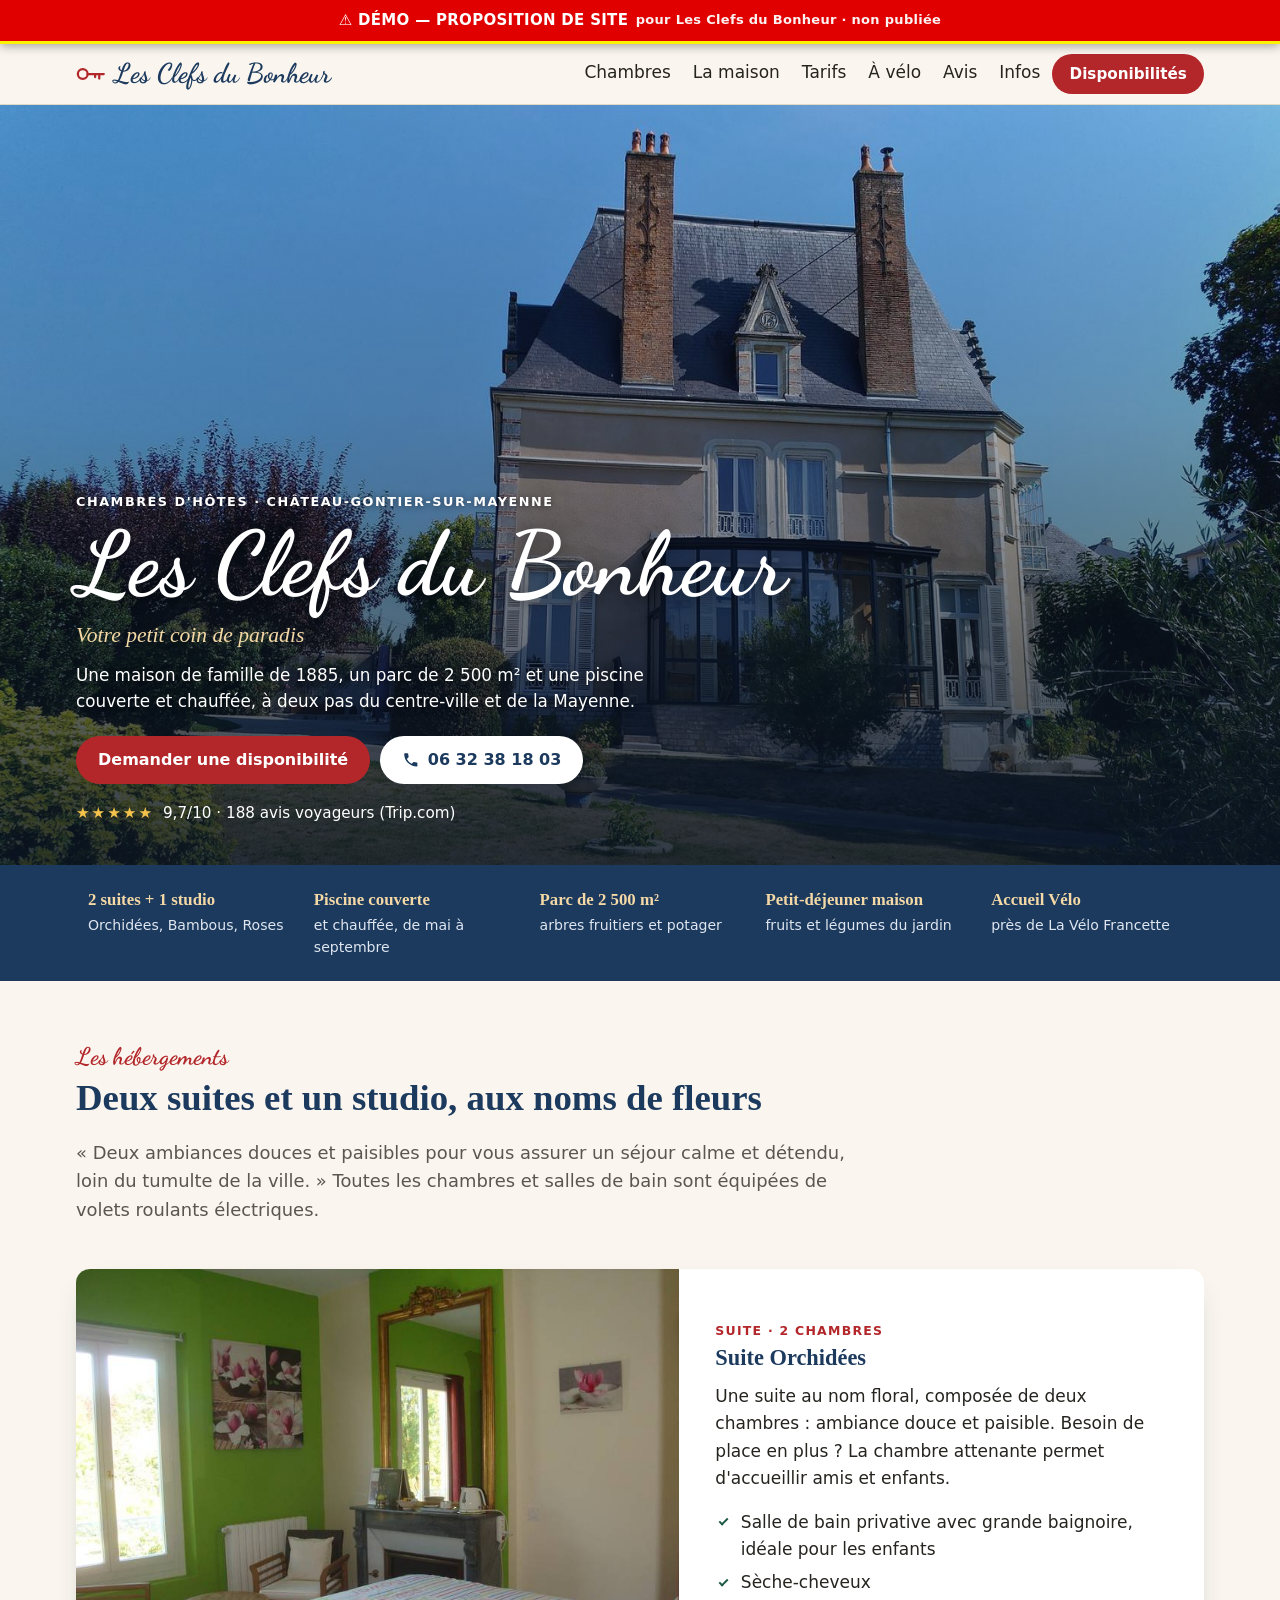
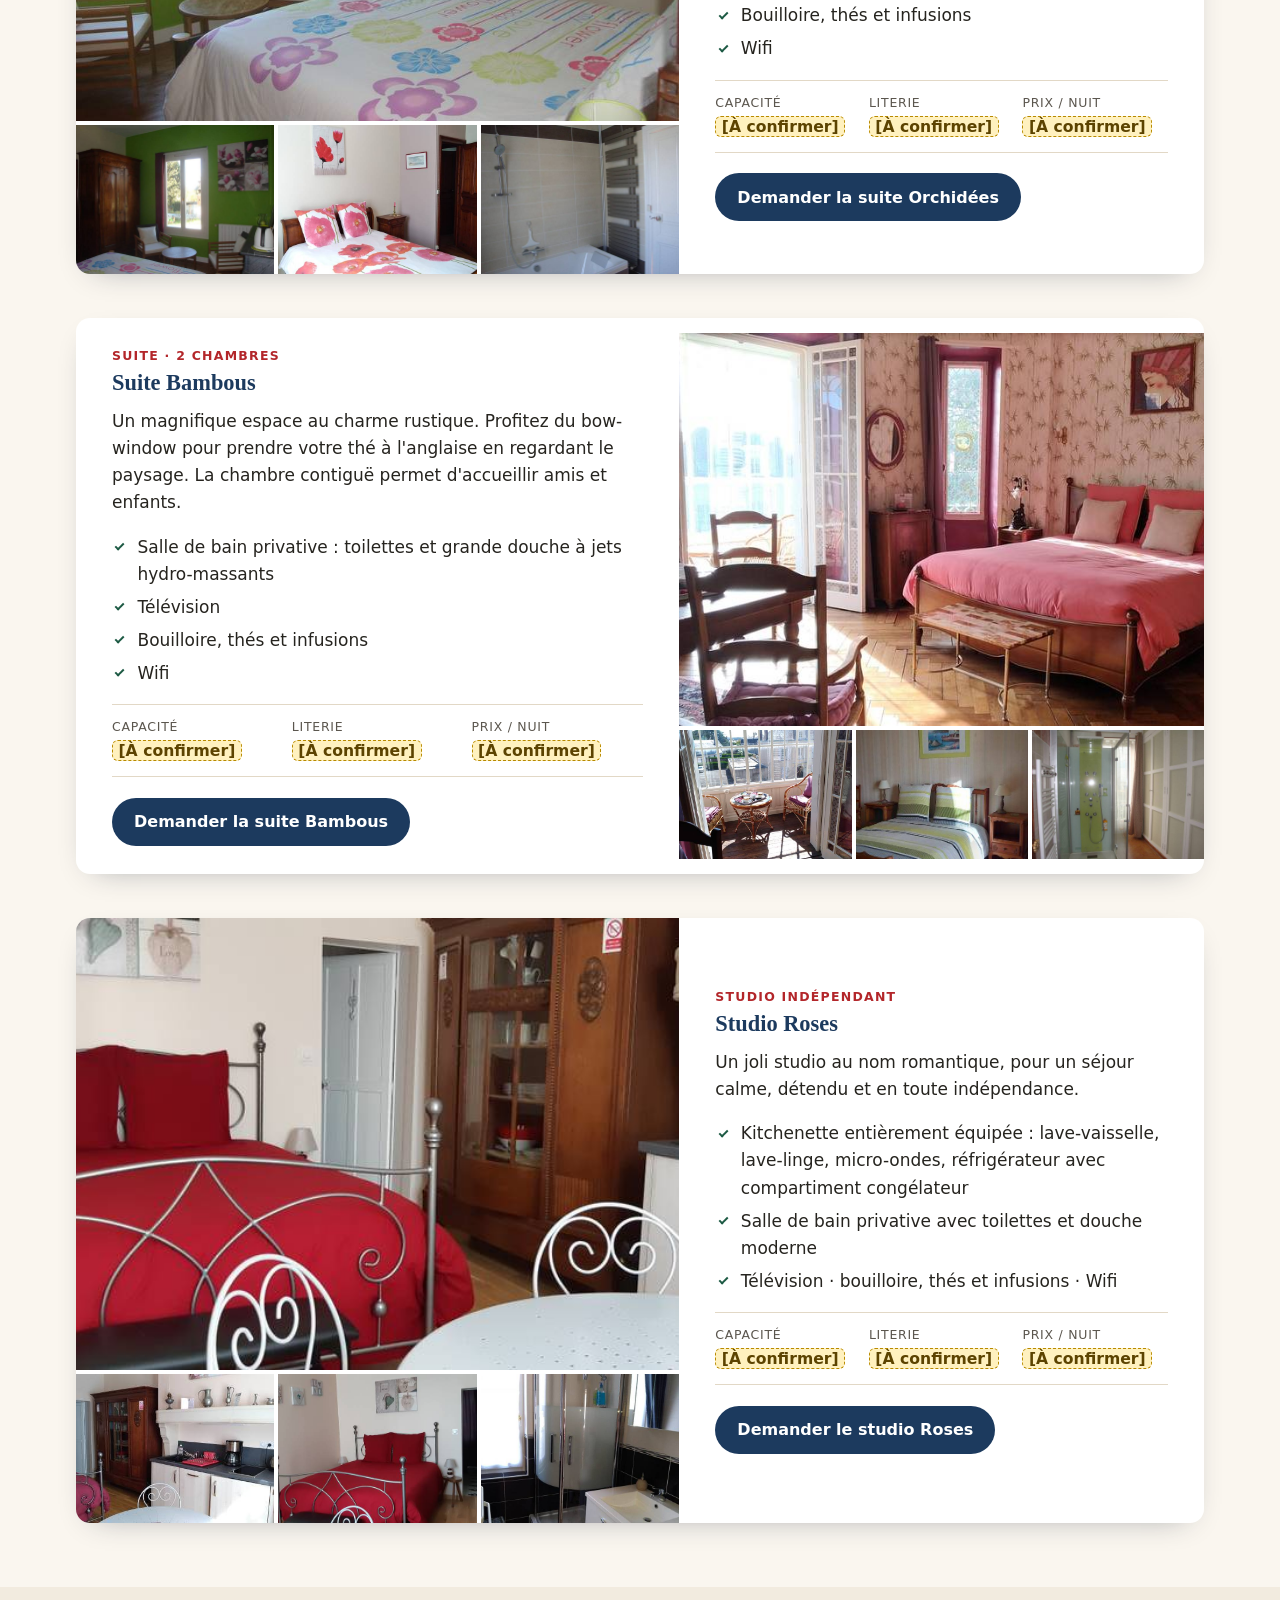
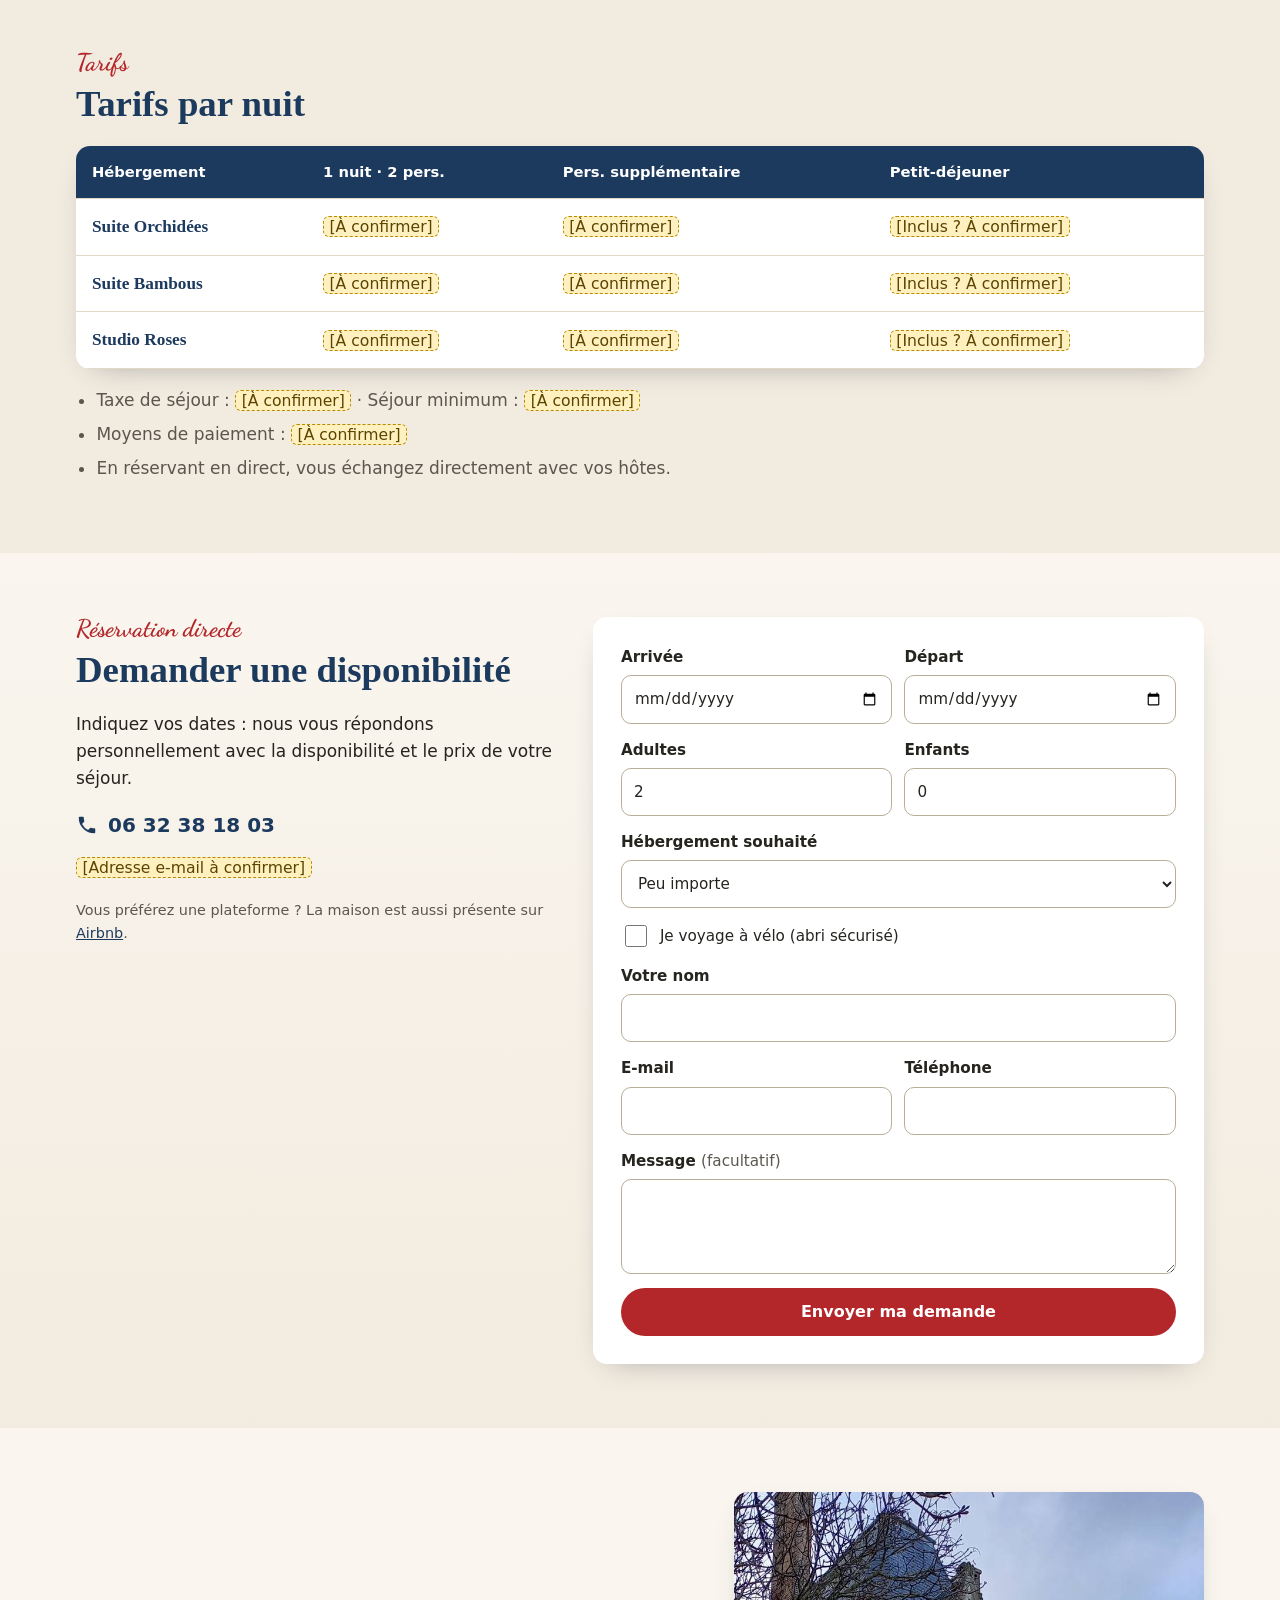
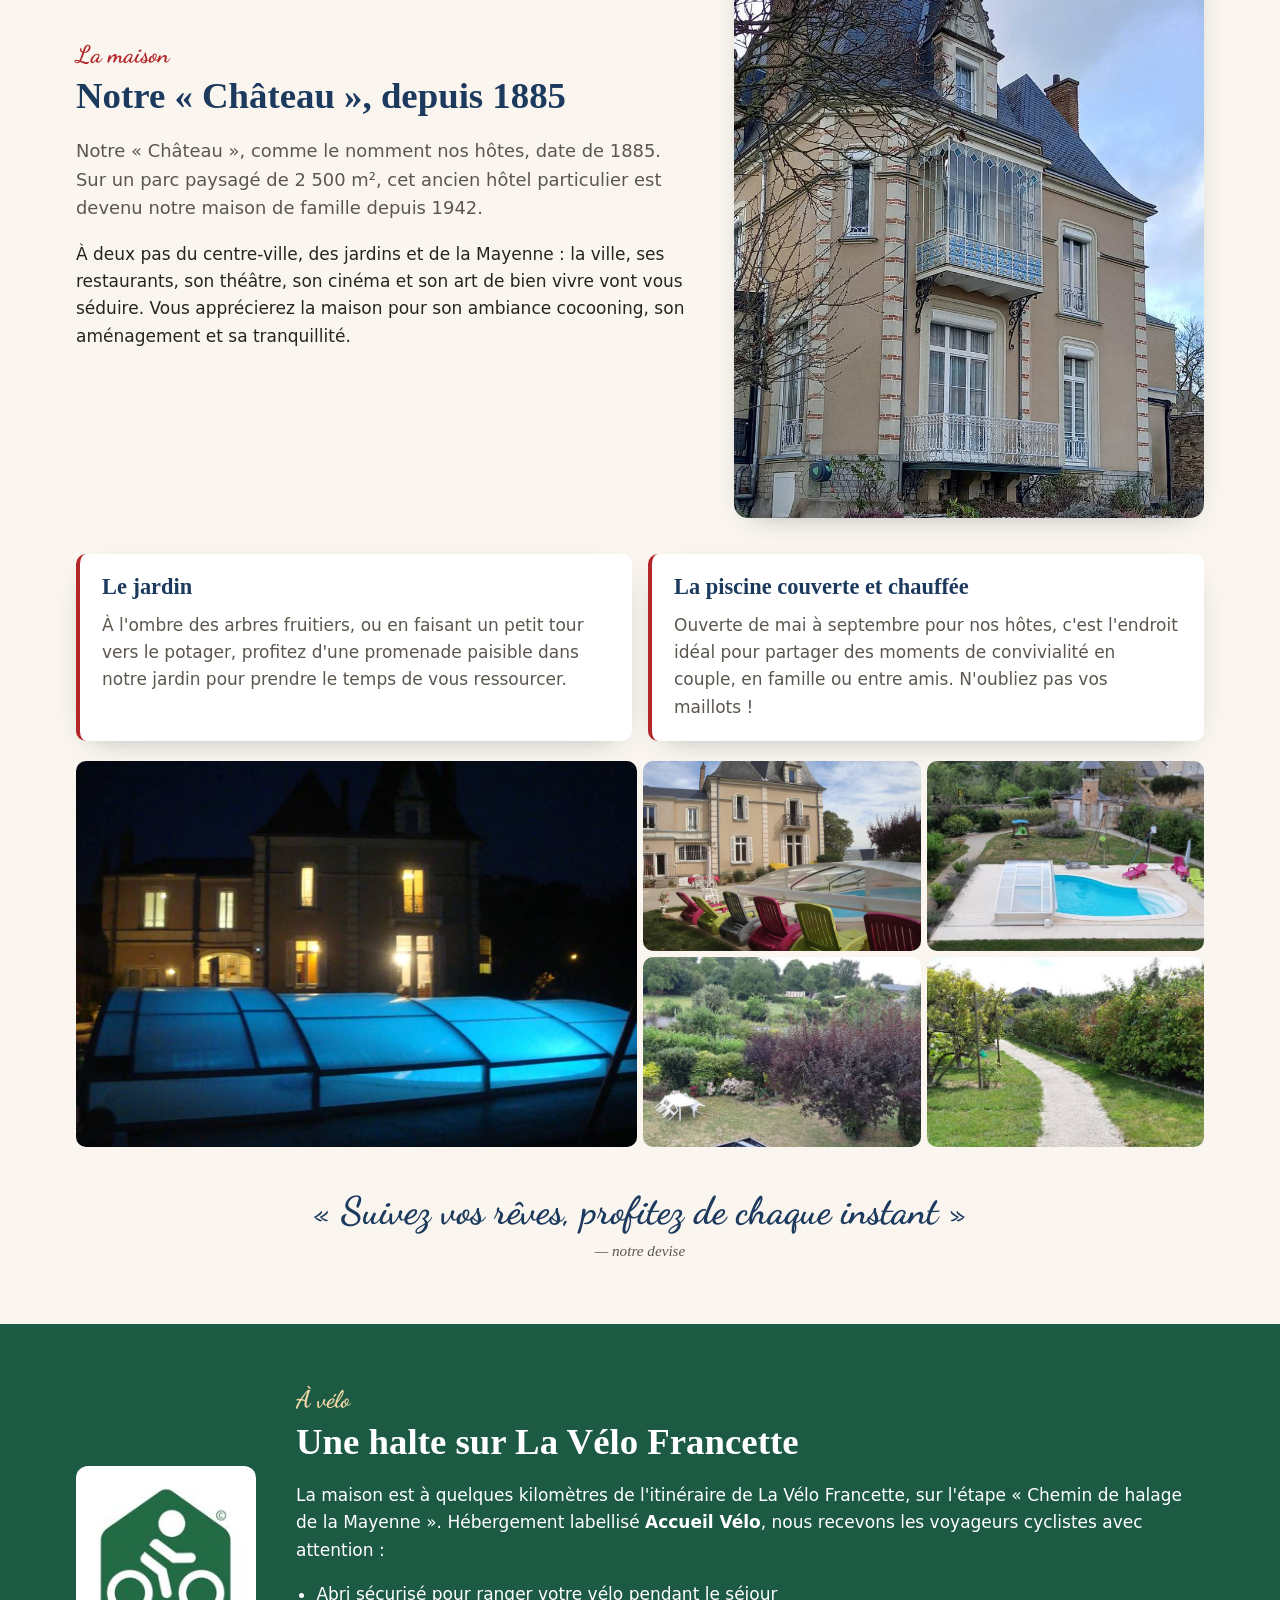
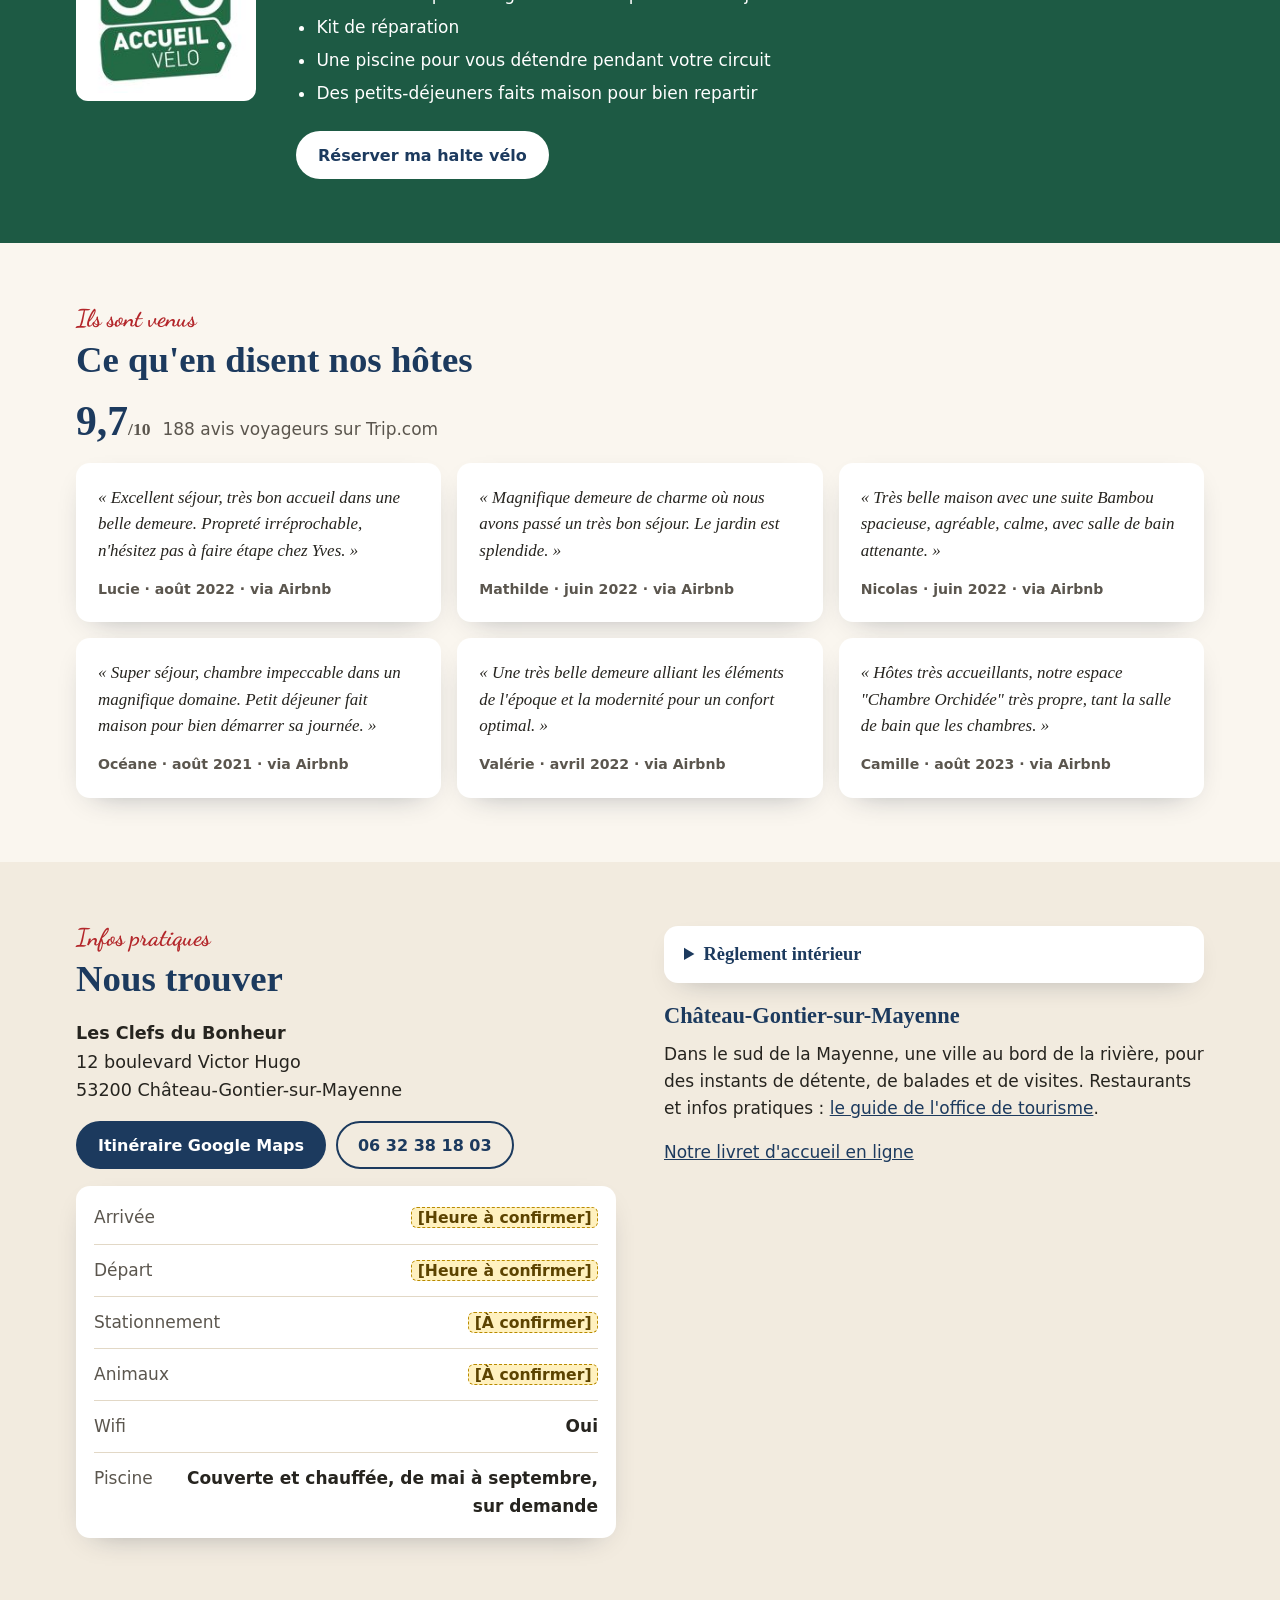
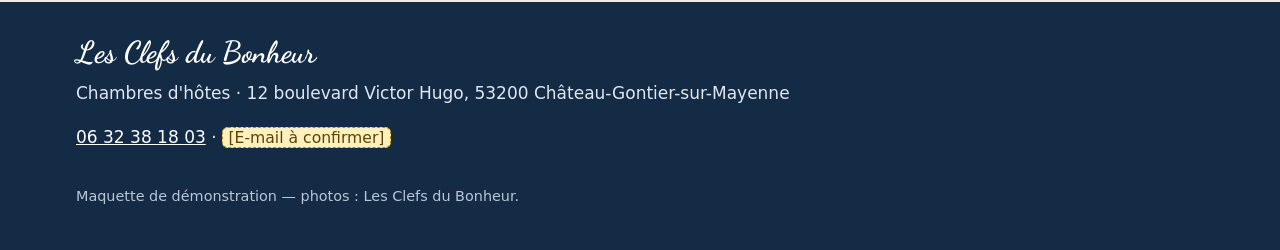
<file: clefs-du-bonheur-chateau-gontier/index.html>
<!doctype html>
<html lang="fr">
<head>
  <meta name="robots" content="noindex, nofollow">
<meta charset="utf-8">
<meta name="viewport" content="width=device-width, initial-scale=1">
<title>Les Clefs du Bonheur — Chambres d'hôtes à Château-Gontier-sur-Mayenne · piscine couverte</title>
<meta name="description" content="Chambres d'hôtes dans une maison de 1885 au cœur d'un parc de 2 500 m² à Château-Gontier-sur-Mayenne : 2 suites familiales, 1 studio indépendant, piscine couverte et chauffée, petits-déjeuners faits maison, label Accueil Vélo. Tél. 06 32 38 18 03.">
<meta name="theme-color" content="#1c3a5e">
<link rel="canonical" href="https://www.lesclefs-dubonheur.fr/">
<meta property="og:type" content="website">
<meta property="og:locale" content="fr_FR">
<meta property="og:site_name" content="Les Clefs du Bonheur">
<meta property="og:title" content="Les Clefs du Bonheur — Chambres d'hôtes à Château-Gontier">
<meta property="og:description" content="Votre petit coin de paradis : maison de 1885, parc de 2 500 m², piscine couverte et chauffée, 2 suites et 1 studio.">
<meta property="og:url" content="https://www.lesclefs-dubonheur.fr/">
<meta property="og:image" content="https://www.lesclefs-dubonheur.fr/img/facade.jpg">
<link rel="icon" href="data:image/svg+xml,%3Csvg xmlns='http://www.w3.org/2000/svg' viewBox='0 0 64 64'%3E%3Crect width='64' height='64' rx='14' fill='%231c3a5e'/%3E%3Ccircle cx='24' cy='28' r='10' fill='none' stroke='%23f4d9a6' stroke-width='5'/%3E%3Cpath d='M33 30h20v6M46 30v7' fill='none' stroke='%23f4d9a6' stroke-width='5' stroke-linecap='round'/%3E%3C/svg%3E">
<link rel="preconnect" href="https://fonts.googleapis.com">
<link rel="preconnect" href="https://fonts.gstatic.com" crossorigin>
<link href="https://fonts.googleapis.com/css2?family=Dancing+Script:wght@600;700&display=swap" rel="stylesheet">
<link rel="preload" as="image" href="img/facade-800.jpg" imagesrcset="img/facade-800.jpg 800w, img/facade.jpg 1600w" imagesizes="100vw">
<link rel="stylesheet" href="style.css">
<script type="application/ld+json">
{
 "@context": "https://schema.org",
 "@type": "BedAndBreakfast",
 "name": "Les Clefs du Bonheur",
 "description": "Chambres d'hôtes dans une maison de 1885 au cœur d'un parc paysagé de 2 500 m² : 2 suites (Orchidées, Bambous) et 1 studio (Roses), piscine couverte et chauffée de mai à septembre, petits-déjeuners faits maison, label Accueil Vélo.",
 "url": "https://www.lesclefs-dubonheur.fr/",
 "telephone": "+33632381803",
 "image": "https://www.lesclefs-dubonheur.fr/img/facade.jpg",
 "address": {
  "@type": "PostalAddress",
  "streetAddress": "12 boulevard Victor Hugo",
  "postalCode": "53200",
  "addressLocality": "Château-Gontier-sur-Mayenne",
  "addressRegion": "Mayenne",
  "addressCountry": "FR"
 },
 "geo": { "@type": "GeoCoordinates", "latitude": 47.8266419, "longitude": -0.714838 },
 "hasMap": "https://www.google.fr/maps/place/12+Boulevard+Victor+Hugo,+53200+Ch%C3%A2teau-Gontier/@47.8266419,-0.714838,17z",
 "numberOfRooms": 3,
 "amenityFeature": [
  { "@type": "LocationFeatureSpecification", "name": "Piscine couverte et chauffée (mai à septembre)", "value": true },
  { "@type": "LocationFeatureSpecification", "name": "Wifi", "value": true },
  { "@type": "LocationFeatureSpecification", "name": "Abri vélos sécurisé (Accueil Vélo)", "value": true },
  { "@type": "LocationFeatureSpecification", "name": "Parc paysagé de 2 500 m²", "value": true }
 ],
 "containsPlace": [
  { "@type": "Suite", "name": "Suite Orchidées", "description": "Suite de 2 chambres, salle de bain privative avec grande baignoire." },
  { "@type": "Suite", "name": "Suite Bambous", "description": "Suite de 2 chambres avec bow-window, salle de bain privative avec douche à jets hydro-massants, télévision." },
  { "@type": "Accommodation", "name": "Studio Roses", "description": "Studio indépendant avec kitchenette équipée (lave-vaisselle, lave-linge, micro-ondes, réfrigérateur-congélateur), salle de bain privative." }
 ]
}
</script>
<style id="demo-bar-css">#demo-bar{position:fixed;top:0;left:0;right:0;z-index:2147483647;height:44px;display:flex;align-items:center;justify-content:center;gap:.5em;padding:0 12px;background:#e00000;color:#fff;font:800 15px/1.1 system-ui,-apple-system,"Segoe UI",Roboto,sans-serif;letter-spacing:.02em;text-transform:uppercase;text-align:center;box-shadow:0 2px 10px rgba(0,0,0,.35);border-bottom:3px solid #fff200}#demo-bar small{font-weight:600;text-transform:none;font-size:13px;opacity:.95}body{padding-top:44px!important}html{scroll-padding-top:120px}@media(max-width:600px){#demo-bar{font-size:14px}#demo-bar small{display:none}}</style>
</head>
<body>
<div id="demo-bar" role="note">⚠ Démo — proposition de site <small>pour Les Clefs du Bonheur · non publiée</small></div>
<a class="skip" href="#contenu">Aller au contenu</a>

<header class="topbar">
  <div class="wrap topbar-in">
    <a class="brand" href="#top" aria-label="Les Clefs du Bonheur — accueil">
      <svg class="brand-key" viewBox="0 0 40 24" aria-hidden="true"><circle cx="9" cy="12" r="6.5"/><path d="M15.5 12H37M31 12v6M25.5 12v4"/></svg>
      <span>Les Clefs du Bonheur</span>
    </a>
    <nav class="nav" aria-label="Navigation principale">
      <a href="#hebergements">Chambres</a>
      <a href="#maison">La maison</a>
      <a href="#tarifs">Tarifs</a>
      <a href="#velo">À vélo</a>
      <a href="#avis">Avis</a>
      <a href="#infos">Infos</a>
    </nav>
    <a class="btn btn-small btn-red" href="#disponibilites">Disponibilités</a>
  </div>
</header>

<main id="contenu">

<section class="hero" id="top" aria-labelledby="titre">
  <img class="hero-img" src="img/facade-800.jpg" srcset="img/facade-800.jpg 800w, img/facade.jpg 1600w" sizes="100vw" width="1600" height="899" alt="La maison des Clefs du Bonheur : façade de 1885 en pierre claire, toit d'ardoise et véranda, au milieu du jardin">
  <div class="hero-shade"></div>
  <div class="wrap hero-in">
    <p class="kicker">Chambres d'hôtes · Château-Gontier-sur-Mayenne</p>
    <h1 id="titre">Les Clefs du Bonheur</h1>
    <p class="hook">Votre petit coin de paradis</p>
    <p class="hero-sub">Une maison de famille de 1885, un parc de 2&nbsp;500&nbsp;m² et une piscine couverte et chauffée, à deux pas du centre-ville et de la Mayenne.</p>
    <div class="hero-cta">
      <a class="btn btn-red" href="#disponibilites">Demander une disponibilité</a>
      <a class="btn btn-light" href="tel:+33632381803"><svg class="i" viewBox="0 0 24 24" aria-hidden="true"><path d="M6.6 10.8a15.1 15.1 0 0 0 6.6 6.6l2.2-2.2a1 1 0 0 1 1-.25 11.4 11.4 0 0 0 3.6.57 1 1 0 0 1 1 1V20a1 1 0 0 1-1 1A17 17 0 0 1 3 4a1 1 0 0 1 1-1h3.5a1 1 0 0 1 1 1c0 1.25.2 2.45.57 3.57a1 1 0 0 1-.25 1z"/></svg>06&nbsp;32&nbsp;38&nbsp;18&nbsp;03</a>
    </div>
    <p class="hero-rating"><span class="stars" aria-hidden="true">★★★★★</span> 9,7/10 · 188 avis voyageurs (Trip.com)</p>
  </div>
</section>

<section class="facts" aria-label="En bref">
  <ul class="wrap facts-list">
    <li><strong>2 suites + 1 studio</strong><span>Orchidées, Bambous, Roses</span></li>
    <li><strong>Piscine couverte</strong><span>et chauffée, de mai à septembre</span></li>
    <li><strong>Parc de 2&nbsp;500&nbsp;m²</strong><span>arbres fruitiers et potager</span></li>
    <li><strong>Petit-déjeuner maison</strong><span>fruits et légumes du jardin</span></li>
    <li><strong>Accueil Vélo</strong><span>près de La Vélo Francette</span></li>
  </ul>
</section>

<section class="section" id="hebergements" aria-labelledby="h-heb">
  <div class="wrap">
    <p class="eyebrow">Les hébergements</p>
    <h2 id="h-heb">Deux suites et un studio, aux noms de fleurs</h2>
    <p class="lead">« Deux ambiances douces et paisibles pour vous assurer un séjour calme et détendu, loin du tumulte de la ville. » Toutes les chambres et salles de bain sont équipées de volets roulants électriques.</p>

    <article class="room" id="orchidees" aria-labelledby="h-orch">
      <div class="room-media" data-gallery="orchidees">
        <a class="room-main" href="img/orchidees-1.jpg" data-lb><img src="img/orchidees-1-800.jpg" srcset="img/orchidees-1-800.jpg 800w, img/orchidees-1.jpg 1568w" sizes="(min-width: 900px) 560px, 100vw" width="800" height="600" loading="lazy" alt="Suite Orchidées : chambre aux murs verts, lit double au linge fleuri, cheminée et miroir doré"></a>
        <div class="thumbs">
          <a href="img/orchidees-2.jpg" data-lb><img src="img/orchidees-2-800.jpg" width="800" height="600" loading="lazy" alt="Suite Orchidées : coin salon avec fauteuils devant la fenêtre"></a>
          <a href="img/orchidees-chambre2.jpg" data-lb><img src="img/orchidees-chambre2-800.jpg" width="800" height="450" loading="lazy" alt="Suite Orchidées : chambre attenante au linge de lit à coquelicots"></a>
          <a href="img/orchidees-bain.jpg" data-lb><img src="img/orchidees-bain-800.jpg" width="800" height="600" loading="lazy" alt="Suite Orchidées : salle de bain privative avec grande baignoire"></a>
        </div>
      </div>
      <div class="room-body">
        <p class="room-type">Suite · 2 chambres</p>
        <h3 id="h-orch">Suite Orchidées</h3>
        <p>Une suite au nom floral, composée de deux chambres&nbsp;: ambiance douce et paisible. Besoin de place en plus&nbsp;? La chambre attenante permet d'accueillir amis et enfants.</p>
        <ul class="equip">
          <li>Salle de bain privative avec grande baignoire, idéale pour les enfants</li>
          <li>Sèche-cheveux</li>
          <li>Bouilloire, thés et infusions</li>
          <li>Wifi</li>
        </ul>
        <dl class="specs">
          <div><dt>Capacité</dt><dd><span class="ph">[À confirmer]</span></dd></div>
          <div><dt>Literie</dt><dd><span class="ph">[À confirmer]</span></dd></div>
          <div><dt>Prix / nuit</dt><dd><span class="ph">[À confirmer]</span></dd></div>
        </dl>
        <a class="btn btn-navy" href="#disponibilites" data-pick="Suite Orchidées">Demander la suite Orchidées</a>
      </div>
    </article>

    <article class="room room-flip" id="bambous" aria-labelledby="h-bamb">
      <div class="room-media" data-gallery="bambous">
        <a class="room-main" href="img/bambous-1.jpg" data-lb><img src="img/bambous-1-800.jpg" srcset="img/bambous-1-800.jpg 800w, img/bambous-1.jpg 1600w" sizes="(min-width: 900px) 560px, 100vw" width="800" height="450" loading="lazy" alt="Suite Bambous : grande chambre lumineuse, lit double rose, table et chaises, portes-fenêtres"></a>
        <div class="thumbs">
          <a href="img/bambous-bow.jpg" data-lb><img src="img/bambous-bow-800.jpg" width="800" height="450" loading="lazy" alt="Suite Bambous : le bow-window avec fauteuils en rotin et service à thé"></a>
          <a href="img/bambous-chambre2.jpg" data-lb><img src="img/bambous-chambre2.jpg" width="400" height="400" loading="lazy" alt="Suite Bambous : chambre contiguë avec lit double"></a>
          <a href="img/bambous-douche.jpg" data-lb><img src="img/bambous-douche-800.jpg" width="800" height="600" loading="lazy" alt="Suite Bambous : grande douche à jets hydro-massants"></a>
        </div>
      </div>
      <div class="room-body">
        <p class="room-type">Suite · 2 chambres</p>
        <h3 id="h-bamb">Suite Bambous</h3>
        <p>Un magnifique espace au charme rustique. Profitez du bow-window pour prendre votre thé à l'anglaise en regardant le paysage. La chambre contiguë permet d'accueillir amis et enfants.</p>
        <ul class="equip">
          <li>Salle de bain privative&nbsp;: toilettes et grande douche à jets hydro-massants</li>
          <li>Télévision</li>
          <li>Bouilloire, thés et infusions</li>
          <li>Wifi</li>
        </ul>
        <dl class="specs">
          <div><dt>Capacité</dt><dd><span class="ph">[À confirmer]</span></dd></div>
          <div><dt>Literie</dt><dd><span class="ph">[À confirmer]</span></dd></div>
          <div><dt>Prix / nuit</dt><dd><span class="ph">[À confirmer]</span></dd></div>
        </dl>
        <a class="btn btn-navy" href="#disponibilites" data-pick="Suite Bambous">Demander la suite Bambous</a>
      </div>
    </article>

    <article class="room" id="roses" aria-labelledby="h-roses">
      <div class="room-media" data-gallery="roses">
        <a class="room-main" href="img/roses-1.jpg" data-lb><img src="img/roses-1-800.jpg" srcset="img/roses-1-800.jpg 800w, img/roses-1.jpg 1075w" sizes="(min-width: 900px) 560px, 100vw" width="800" height="389" loading="lazy" alt="Studio Roses : lit double en fer forgé blanc au linge rouge"></a>
        <div class="thumbs">
          <a href="img/roses-cuisine.jpg" data-lb><img src="img/roses-cuisine.jpg" width="450" height="253" loading="lazy" alt="Studio Roses : kitchenette équipée"></a>
          <a href="img/roses-2.jpg" data-lb><img src="img/roses-2-800.jpg" width="800" height="389" loading="lazy" alt="Studio Roses : vue d'ensemble de la pièce"></a>
          <a href="img/roses-bain.jpg" data-lb><img src="img/roses-bain-800.jpg" width="800" height="450" loading="lazy" alt="Studio Roses : salle de bain privative avec douche moderne"></a>
        </div>
      </div>
      <div class="room-body">
        <p class="room-type">Studio indépendant</p>
        <h3 id="h-roses">Studio Roses</h3>
        <p>Un joli studio au nom romantique, pour un séjour calme, détendu et en toute indépendance.</p>
        <ul class="equip">
          <li>Kitchenette entièrement équipée&nbsp;: lave-vaisselle, lave-linge, micro-ondes, réfrigérateur avec compartiment congélateur</li>
          <li>Salle de bain privative avec toilettes et douche moderne</li>
          <li>Télévision · bouilloire, thés et infusions · Wifi</li>
        </ul>
        <dl class="specs">
          <div><dt>Capacité</dt><dd><span class="ph">[À confirmer]</span></dd></div>
          <div><dt>Literie</dt><dd><span class="ph">[À confirmer]</span></dd></div>
          <div><dt>Prix / nuit</dt><dd><span class="ph">[À confirmer]</span></dd></div>
        </dl>
        <a class="btn btn-navy" href="#disponibilites" data-pick="Studio Roses">Demander le studio Roses</a>
      </div>
    </article>
  </div>
</section>

<section class="section section-tint" id="tarifs" aria-labelledby="h-tarifs">
  <div class="wrap">
    <p class="eyebrow">Tarifs</p>
    <h2 id="h-tarifs">Tarifs par nuit</h2>
    <div class="table-wrap">
      <table class="rates">
        <caption class="sr-only">Tarifs par nuit selon l'hébergement</caption>
        <thead>
          <tr><th scope="col">Hébergement</th><th scope="col">1 nuit · 2 pers.</th><th scope="col">Pers. supplémentaire</th><th scope="col">Petit-déjeuner</th></tr>
        </thead>
        <tbody>
          <tr><th scope="row">Suite Orchidées</th><td data-label="1 nuit · 2 pers."><span class="ph">[À confirmer]</span></td><td data-label="Pers. supp."><span class="ph">[À confirmer]</span></td><td data-label="Petit-déj."><span class="ph">[Inclus ? À confirmer]</span></td></tr>
          <tr><th scope="row">Suite Bambous</th><td data-label="1 nuit · 2 pers."><span class="ph">[À confirmer]</span></td><td data-label="Pers. supp."><span class="ph">[À confirmer]</span></td><td data-label="Petit-déj."><span class="ph">[Inclus ? À confirmer]</span></td></tr>
          <tr><th scope="row">Studio Roses</th><td data-label="1 nuit · 2 pers."><span class="ph">[À confirmer]</span></td><td data-label="Pers. supp."><span class="ph">[À confirmer]</span></td><td data-label="Petit-déj."><span class="ph">[Inclus ? À confirmer]</span></td></tr>
        </tbody>
      </table>
    </div>
    <ul class="notes">
      <li>Taxe de séjour&nbsp;: <span class="ph">[À confirmer]</span> · Séjour minimum&nbsp;: <span class="ph">[À confirmer]</span></li>
      <li>Moyens de paiement&nbsp;: <span class="ph">[À confirmer]</span></li>
      <li>En réservant en direct, vous échangez directement avec vos hôtes.</li>
    </ul>
  </div>
</section>

<section class="section book" id="disponibilites" aria-labelledby="h-dispo">
  <div class="wrap book-in">
    <div class="book-intro">
      <p class="eyebrow">Réservation directe</p>
      <h2 id="h-dispo">Demander une disponibilité</h2>
      <p>Indiquez vos dates&nbsp;: nous vous répondons personnellement avec la disponibilité et le prix de votre séjour.</p>
      <ul class="contact-quick">
        <li><a href="tel:+33632381803"><svg class="i" viewBox="0 0 24 24" aria-hidden="true"><path d="M6.6 10.8a15.1 15.1 0 0 0 6.6 6.6l2.2-2.2a1 1 0 0 1 1-.25 11.4 11.4 0 0 0 3.6.57 1 1 0 0 1 1 1V20a1 1 0 0 1-1 1A17 17 0 0 1 3 4a1 1 0 0 1 1-1h3.5a1 1 0 0 1 1 1c0 1.25.2 2.45.57 3.57a1 1 0 0 1-.25 1z"/></svg>06 32 38 18 03</a></li>
        <li><span class="ph">[Adresse e-mail à confirmer]</span></li>
      </ul>
      <p class="small">Vous préférez une plateforme&nbsp;? La maison est aussi présente sur <a href="https://www.airbnb.fr/rooms/9046694" rel="noopener" target="_blank">Airbnb</a>.</p>
    </div>

    <form class="form" id="form-dispo" novalidate>
      <div class="row2">
        <label>Arrivée<input type="date" name="arrivee" required></label>
        <label>Départ<input type="date" name="depart" required></label>
      </div>
      <div class="row2">
        <label>Adultes<input type="number" name="adultes" min="1" max="12" value="2" inputmode="numeric"></label>
        <label>Enfants<input type="number" name="enfants" min="0" max="12" value="0" inputmode="numeric"></label>
      </div>
      <label>Hébergement souhaité
        <select name="hebergement">
          <option>Peu importe</option>
          <option>Suite Orchidées</option>
          <option>Suite Bambous</option>
          <option>Studio Roses</option>
        </select>
      </label>
      <label class="check"><input type="checkbox" name="velo"> Je voyage à vélo (abri sécurisé)</label>
      <label>Votre nom<input type="text" name="nom" autocomplete="name" required></label>
      <div class="row2">
        <label>E-mail<input type="email" name="email" autocomplete="email" required></label>
        <label>Téléphone<input type="tel" name="tel" autocomplete="tel"></label>
      </div>
      <label><span>Message <span class="opt">(facultatif)</span></span><textarea name="message" rows="3"></textarea></label>
      <button class="btn btn-red btn-block" type="submit">Envoyer ma demande</button>
      <p class="form-err" data-form-err hidden role="alert"></p>
      <div class="form-ok" data-form-ok hidden role="status" tabindex="-1">
        <p><strong>Merci&nbsp;! (version de démonstration)</strong> Ce formulaire n'est pas encore relié à une boîte e-mail&nbsp;: votre demande n'a pas été envoyée.</p>
        <p>Pour réserver dès maintenant&nbsp;:</p>
        <p class="ok-actions">
          <a class="btn btn-red" href="tel:+33632381803">Appeler le 06 32 38 18 03</a>
          <a class="btn btn-navy" data-sms href="sms:+33632381803">Envoyer par SMS</a>
          <a class="btn btn-ghost" data-mailto href="#">Par e-mail</a>
        </p>
      </div>
    </form>
  </div>
</section>

<section class="section" id="maison" aria-labelledby="h-maison">
  <div class="wrap">
    <div class="maison-head">
      <div>
        <p class="eyebrow">La maison</p>
        <h2 id="h-maison">Notre «&nbsp;Château&nbsp;», depuis 1885</h2>
        <p class="lead">Notre «&nbsp;Château&nbsp;», comme le nomment nos hôtes, date de 1885. Sur un parc paysagé de 2&nbsp;500&nbsp;m², cet ancien hôtel particulier est devenu notre maison de famille depuis 1942.</p>
        <p>À deux pas du centre-ville, des jardins et de la Mayenne&nbsp;: la ville, ses restaurants, son théâtre, son cinéma et son art de bien vivre vont vous séduire. Vous apprécierez la maison pour son ambiance cocooning, son aménagement et sa tranquillité.</p>
      </div>
      <a class="maison-portrait" href="img/facade-portrait.jpg" data-lb><img src="img/facade-portrait-800.jpg" width="800" height="1263" loading="lazy" alt="La façade côté jardin, avec son balcon en fer forgé et sa véranda vitrée"></a>
    </div>

    <div class="duo">
      <div class="duo-card">
        <h3>Le jardin</h3>
        <p>À l'ombre des arbres fruitiers, ou en faisant un petit tour vers le potager, profitez d'une promenade paisible dans notre jardin pour prendre le temps de vous ressourcer.</p>
      </div>
      <div class="duo-card">
        <h3>La piscine couverte et chauffée</h3>
        <p>Ouverte de mai à septembre pour nos hôtes, c'est l'endroit idéal pour partager des moments de convivialité en couple, en famille ou entre amis. N'oubliez pas vos maillots&nbsp;!</p>
      </div>
    </div>

    <div class="mosaic" data-gallery="maison">
      <a class="m-big" href="img/piscine-nuit.jpg" data-lb><img src="img/piscine-nuit-800.jpg" width="800" height="600" loading="lazy" alt="La piscine couverte illuminée de bleu, le soir, devant la maison éclairée"></a>
      <a href="img/piscine-jour.jpg" data-lb><img src="img/piscine-jour-800.jpg" width="800" height="600" loading="lazy" alt="Transats colorés au bord de la piscine, devant la façade"></a>
      <a href="img/piscine.jpg" data-lb><img src="img/piscine-800.jpg" width="800" height="389" loading="lazy" alt="La piscine en été, vue d'en haut, au milieu du jardin"></a>
      <a href="img/jardin-1.jpg" data-lb><img src="img/jardin-1-800.jpg" width="800" height="389" loading="lazy" alt="Le parc : pelouse, massifs et arbres, vue depuis la maison"></a>
      <a href="img/jardin-2.jpg" data-lb><img src="img/jardin-2-800.jpg" width="800" height="389" loading="lazy" alt="Allée du jardin bordée d'arbres fruitiers"></a>
    </div>
    <blockquote class="motto">« Suivez vos rêves, profitez de chaque instant »<span>— notre devise</span></blockquote>
  </div>
</section>

<section class="section section-green" id="velo" aria-labelledby="h-velo">
  <div class="wrap velo-in">
    <img class="velo-logo" src="img/accueil-velo.jpg" width="180" height="240" loading="lazy" alt="Logo du label Accueil Vélo">
    <div>
      <p class="eyebrow">À vélo</p>
      <h2 id="h-velo">Une halte sur La Vélo Francette</h2>
      <p>La maison est à quelques kilomètres de l'itinéraire de La Vélo Francette, sur l'étape «&nbsp;Chemin de halage de la Mayenne&nbsp;». Hébergement labellisé <strong>Accueil Vélo</strong>, nous recevons les voyageurs cyclistes avec attention&nbsp;:</p>
      <ul class="velo-list">
        <li>Abri sécurisé pour ranger votre vélo pendant le séjour</li>
        <li>Kit de réparation</li>
        <li>Une piscine pour vous détendre pendant votre circuit</li>
        <li>Des petits-déjeuners faits maison pour bien repartir</li>
      </ul>
      <a class="btn btn-light" href="#disponibilites" data-velo>Réserver ma halte vélo</a>
    </div>
  </div>
</section>

<section class="section" id="avis" aria-labelledby="h-avis">
  <div class="wrap">
    <p class="eyebrow">Ils sont venus</p>
    <h2 id="h-avis">Ce qu'en disent nos hôtes</h2>
    <p class="score"><span class="score-big">9,7<small>/10</small></span> <span>188 avis voyageurs sur Trip.com</span></p>
    <div class="reviews">
      <figure class="review"><blockquote>« Excellent séjour, très bon accueil dans une belle demeure. Propreté irréprochable, n'hésitez pas à faire étape chez Yves. »</blockquote><figcaption>Lucie · août 2022 · via Airbnb</figcaption></figure>
      <figure class="review"><blockquote>« Magnifique demeure de charme où nous avons passé un très bon séjour. Le jardin est splendide. »</blockquote><figcaption>Mathilde · juin 2022 · via Airbnb</figcaption></figure>
      <figure class="review"><blockquote>« Très belle maison avec une suite Bambou spacieuse, agréable, calme, avec salle de bain attenante. »</blockquote><figcaption>Nicolas · juin 2022 · via Airbnb</figcaption></figure>
      <figure class="review"><blockquote>« Super séjour, chambre impeccable dans un magnifique domaine. Petit déjeuner fait maison pour bien démarrer sa journée. »</blockquote><figcaption>Océane · août 2021 · via Airbnb</figcaption></figure>
      <figure class="review"><blockquote>« Une très belle demeure alliant les éléments de l'époque et la modernité pour un confort optimal. »</blockquote><figcaption>Valérie · avril 2022 · via Airbnb</figcaption></figure>
      <figure class="review"><blockquote>« Hôtes très accueillants, notre espace "Chambre Orchidée" très propre, tant la salle de bain que les chambres. »</blockquote><figcaption>Camille · août 2023 · via Airbnb</figcaption></figure>
    </div>
  </div>
</section>

<section class="section section-tint" id="infos" aria-labelledby="h-infos">
  <div class="wrap infos">
    <div>
      <p class="eyebrow">Infos pratiques</p>
      <h2 id="h-infos">Nous trouver</h2>
      <address>
        <strong>Les Clefs du Bonheur</strong><br>
        12 boulevard Victor Hugo<br>
        53200 Château-Gontier-sur-Mayenne
      </address>
      <p class="info-actions">
        <a class="btn btn-navy" href="https://www.google.fr/maps/place/12+Boulevard+Victor+Hugo,+53200+Ch%C3%A2teau-Gontier/@47.8266419,-0.714838,17z" target="_blank" rel="noopener">Itinéraire Google Maps</a>
        <a class="btn btn-ghost" href="tel:+33632381803">06 32 38 18 03</a>
      </p>
      <dl class="info-list">
        <div><dt>Arrivée</dt><dd><span class="ph">[Heure à confirmer]</span></dd></div>
        <div><dt>Départ</dt><dd><span class="ph">[Heure à confirmer]</span></dd></div>
        <div><dt>Stationnement</dt><dd><span class="ph">[À confirmer]</span></dd></div>
        <div><dt>Animaux</dt><dd><span class="ph">[À confirmer]</span></dd></div>
        <div><dt>Wifi</dt><dd>Oui</dd></div>
        <div><dt>Piscine</dt><dd>Couverte et chauffée, de mai à septembre, sur demande</dd></div>
      </dl>
    </div>
    <div>
      <details class="rules">
        <summary>Règlement intérieur</summary>
        <p>Lorsque vous réservez un séjour chez nous, vous acceptez ces quelques règles de bon sens et de vie en commun&nbsp;:</p>
        <ul>
          <li><strong>Tarifs et horaires</strong>&nbsp;: merci de nous communiquer vos heures d'arrivée et de départ, et de régler la somme convenue.</li>
          <li><strong>Les lieux et les résidents</strong>&nbsp;: courtoisie, calme, soin du mobilier. Merci de rassembler votre linge de lit et de toilette avant votre départ.</li>
          <li><strong>Le jardin</strong>&nbsp;: les fruits et légumes servent à préparer vos petits-déjeuners, merci de ne pas les cueillir.</li>
          <li><strong>La piscine</strong> (mai à septembre, sur demande)&nbsp;: on ne court pas autour, on ne plonge pas&nbsp;; les enfants restent sous la responsabilité de leurs parents&nbsp;; une douche est à disposition avant la baignade.</li>
          <li><strong>Sécurité</strong>&nbsp;: une trousse de secours est à votre disposition. En cas d'alarme incendie, rendez-vous au point de rassemblement dans le jardin, près du carport.</li>
        </ul>
      </details>
      <div class="town">
        <h3>Château-Gontier-sur-Mayenne</h3>
        <p>Dans le sud de la Mayenne, une ville au bord de la rivière, pour des instants de détente, de balades et de visites. Restaurants et infos pratiques&nbsp;: <a href="https://www.calameo.com/read/0068292770d0cca22005e" target="_blank" rel="noopener">le guide de l'office de tourisme</a>.</p>
        <p><a href="https://notre.guide/LesClefsduBonheur53200/" target="_blank" rel="noopener">Notre livret d'accueil en ligne</a></p>
      </div>
    </div>
  </div>
</section>

</main>

<footer class="footer">
  <div class="wrap footer-in">
    <div>
      <p class="footer-brand">Les Clefs du Bonheur</p>
      <p>Chambres d'hôtes · 12 boulevard Victor Hugo, 53200 Château-Gontier-sur-Mayenne</p>
      <p><a href="tel:+33632381803">06 32 38 18 03</a> · <span class="ph ph-dark">[E-mail à confirmer]</span></p>
    </div>
    <p class="small">Maquette de démonstration — photos : Les Clefs du Bonheur.</p>
  </div>
</footer>

<nav class="actionbar" aria-label="Actions rapides">
  <a href="tel:+33632381803"><svg class="i" viewBox="0 0 24 24" aria-hidden="true"><path d="M6.6 10.8a15.1 15.1 0 0 0 6.6 6.6l2.2-2.2a1 1 0 0 1 1-.25 11.4 11.4 0 0 0 3.6.57 1 1 0 0 1 1 1V20a1 1 0 0 1-1 1A17 17 0 0 1 3 4a1 1 0 0 1 1-1h3.5a1 1 0 0 1 1 1c0 1.25.2 2.45.57 3.57a1 1 0 0 1-.25 1z"/></svg>Appeler</a>
  <a class="ab-main" href="#disponibilites"><svg class="i" viewBox="0 0 24 24" aria-hidden="true"><path d="M7 2v2H5a2 2 0 0 0-2 2v14a2 2 0 0 0 2 2h14a2 2 0 0 0 2-2V6a2 2 0 0 0-2-2h-2V2h-2v2H9V2zm-2 8h14v10H5z"/></svg>Disponibilités</a>
  <a href="https://www.google.fr/maps/place/12+Boulevard+Victor+Hugo,+53200+Ch%C3%A2teau-Gontier/@47.8266419,-0.714838,17z" target="_blank" rel="noopener"><svg class="i" viewBox="0 0 24 24" aria-hidden="true"><path d="M12 2a7 7 0 0 0-7 7c0 5.25 7 13 7 13s7-7.75 7-13a7 7 0 0 0-7-7zm0 9.5A2.5 2.5 0 1 1 12 6.5a2.5 2.5 0 0 1 0 5z"/></svg>Itinéraire</a>
</nav>

<dialog class="lightbox" aria-label="Photo agrandie">
  <img alt="">
  <p class="lb-cap"></p>
  <button class="lb-btn lb-close" type="button" aria-label="Fermer">×</button>
  <button class="lb-btn lb-prev" type="button" aria-label="Photo précédente">‹</button>
  <button class="lb-btn lb-next" type="button" aria-label="Photo suivante">›</button>
</dialog>

<script src="script.js"></script>
<script id="demo-bar-js">(function(){function f(){var H=document.getElementById("demo-bar").offsetHeight;document.querySelectorAll("body *").forEach(function(e){if(e.id==="demo-bar")return;var c=getComputedStyle(e);if((c.position==="sticky"||c.position==="fixed")&&parseFloat(c.top)<H&&c.top!=="auto"&&!(c.position==="fixed"&&c.bottom==="0px"&&c.top!=="0px")){if(!e.dataset.demoTop){e.dataset.demoTop=1;e.style.top=(parseFloat(c.top)+H)+"px";}}});}if(document.readyState!=="loading")f();else document.addEventListener("DOMContentLoaded",f);})();</script>
</body>
</html>
</file>
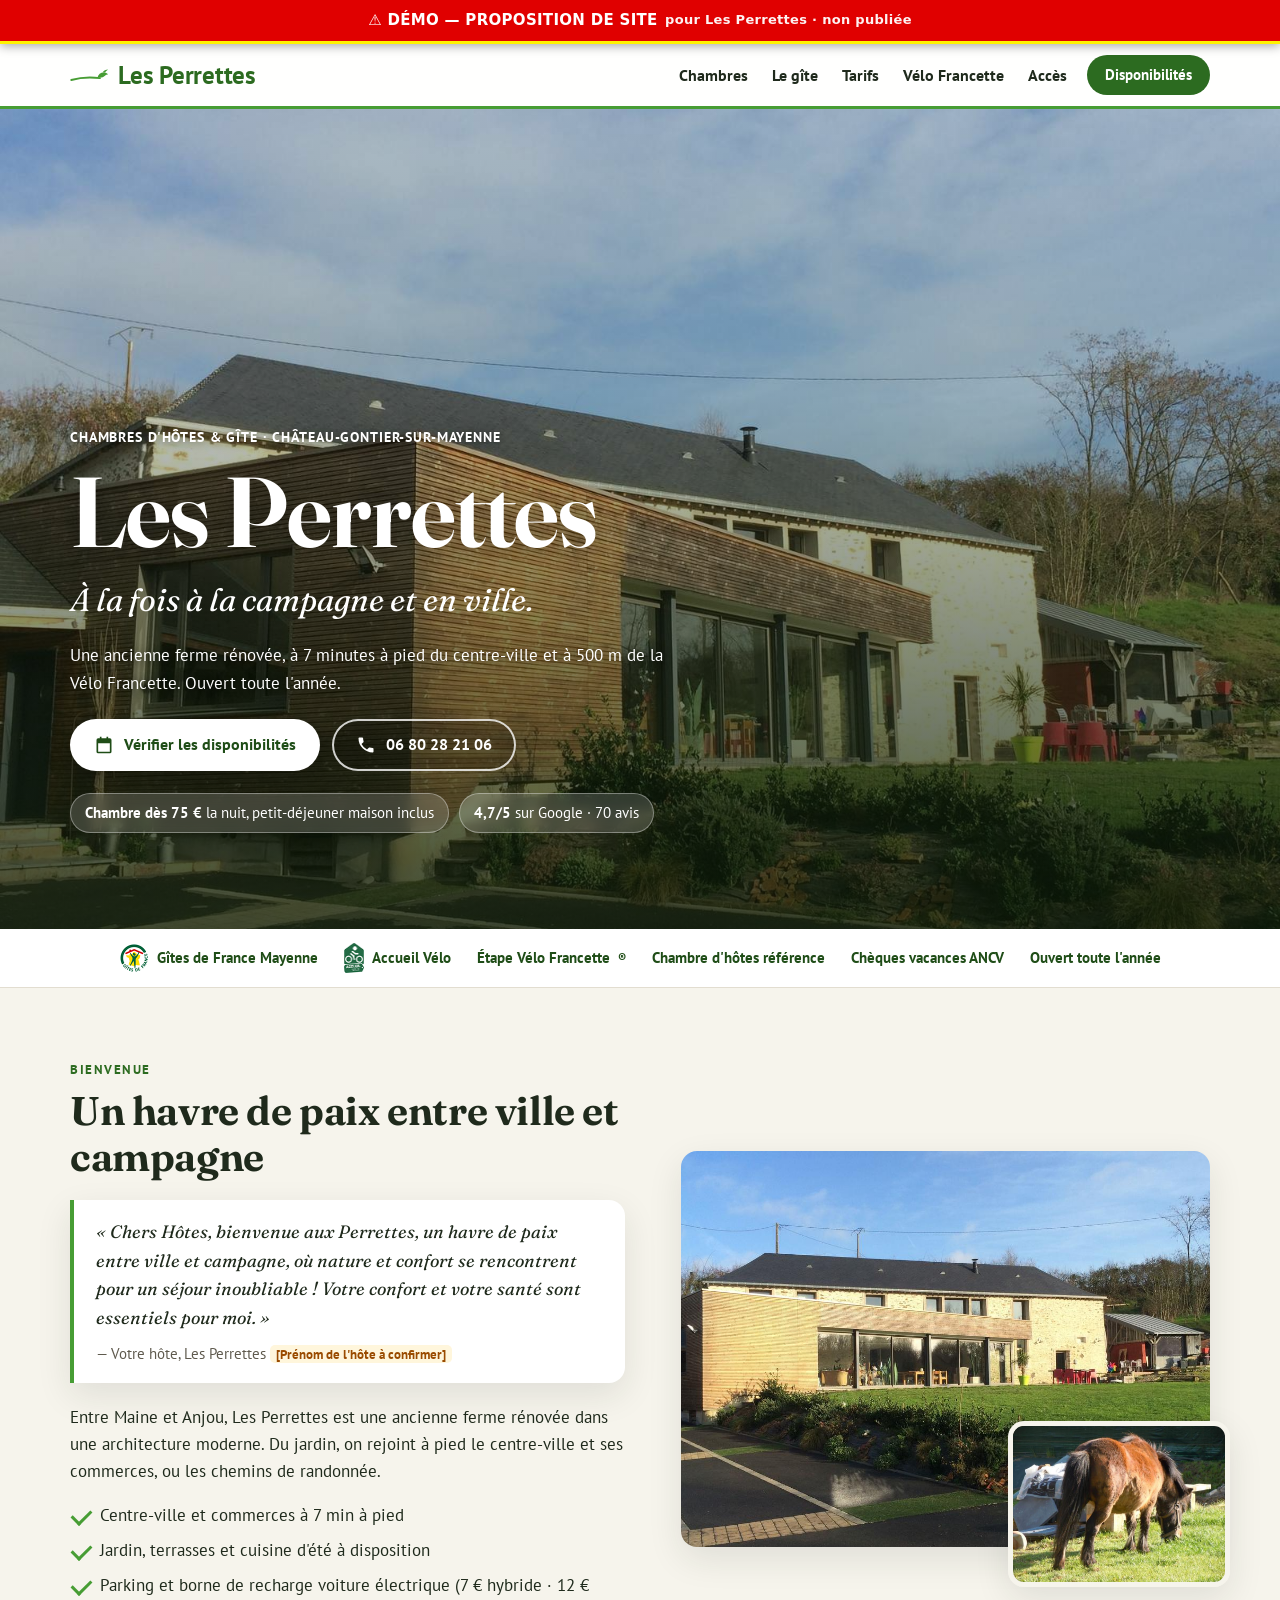
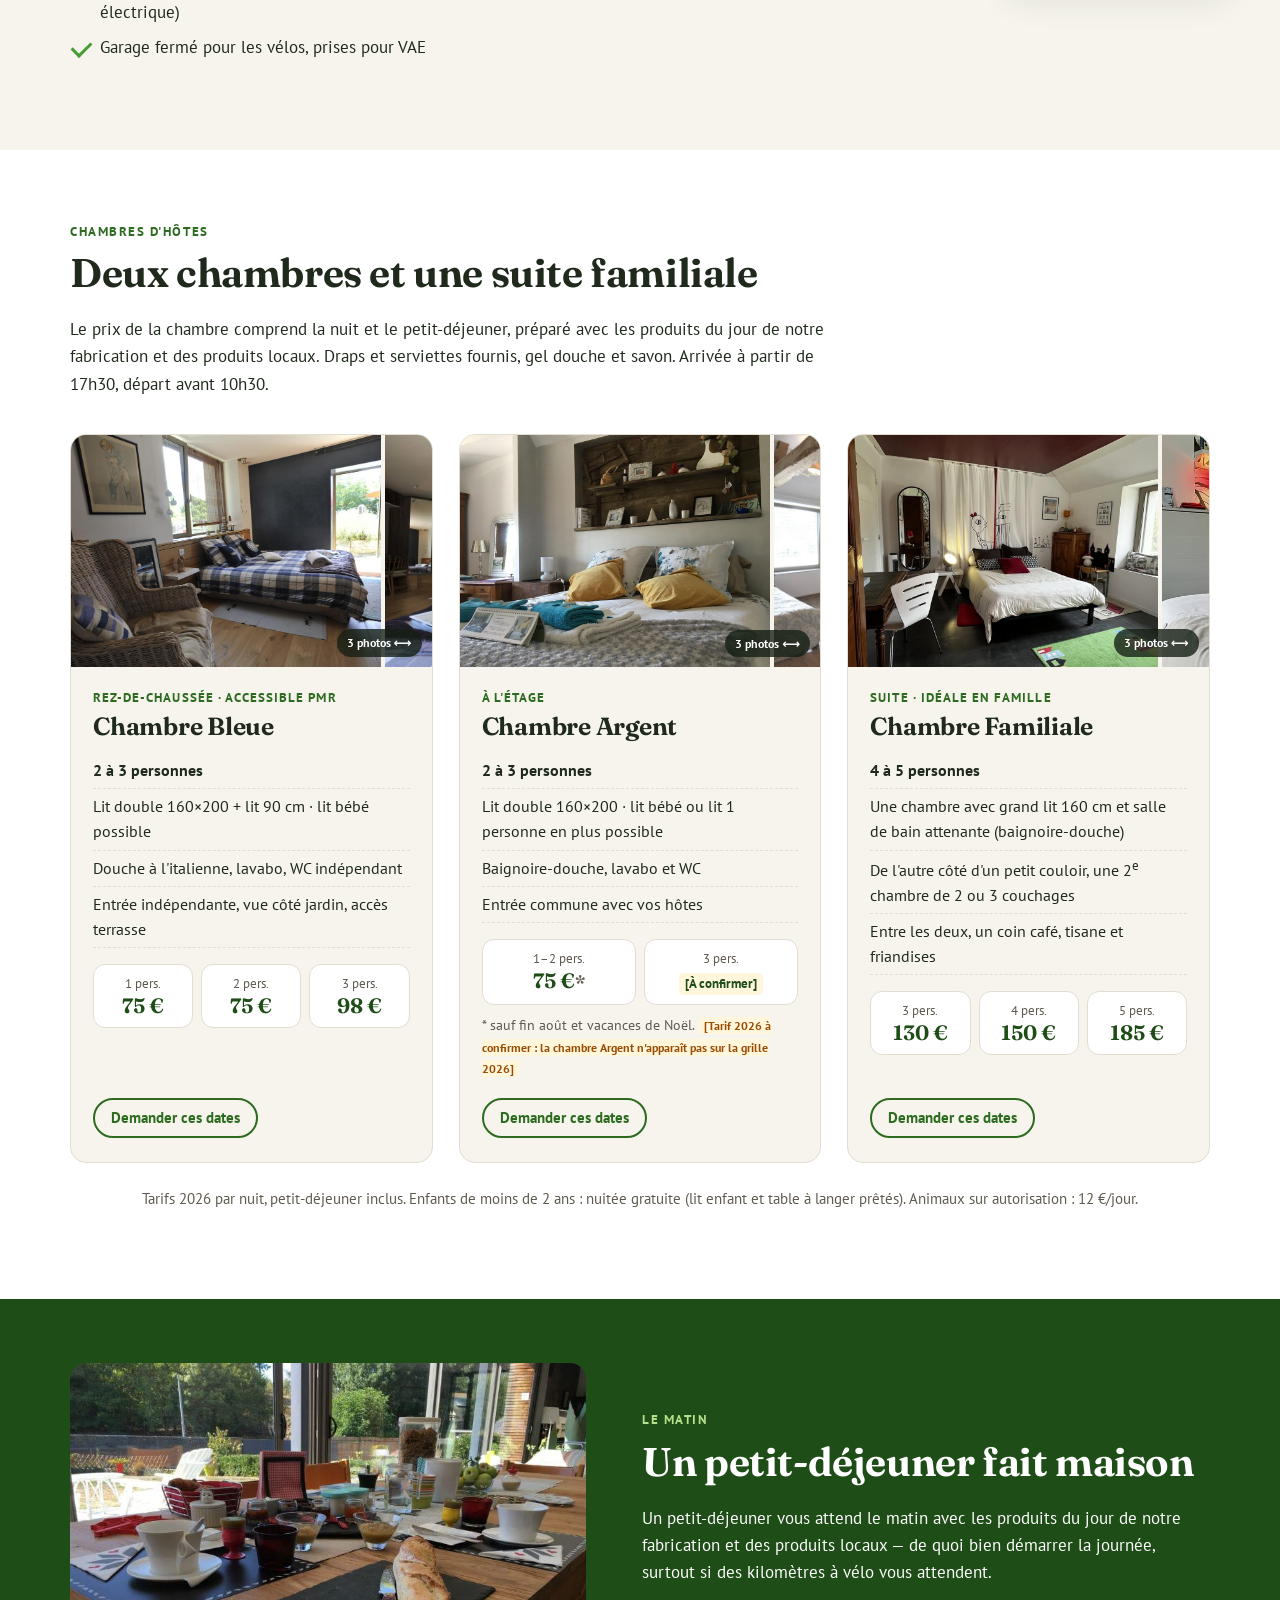
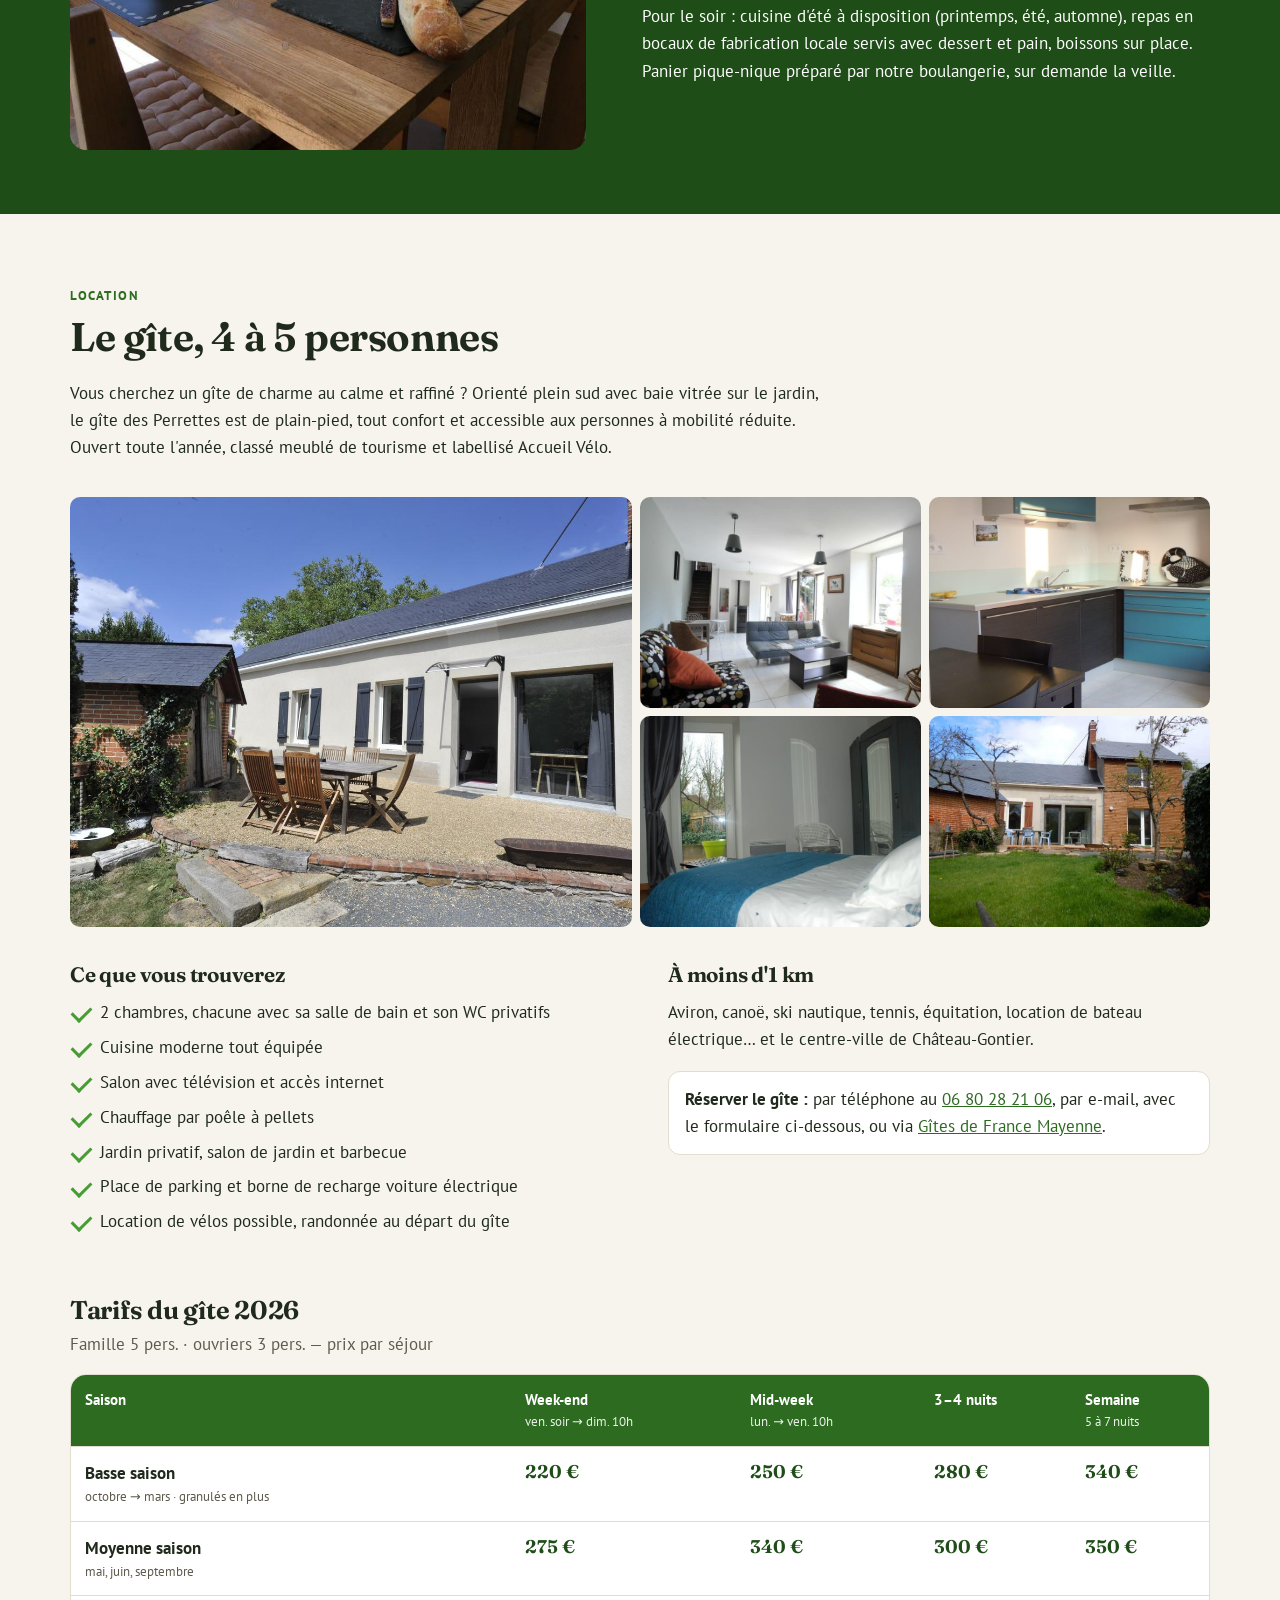
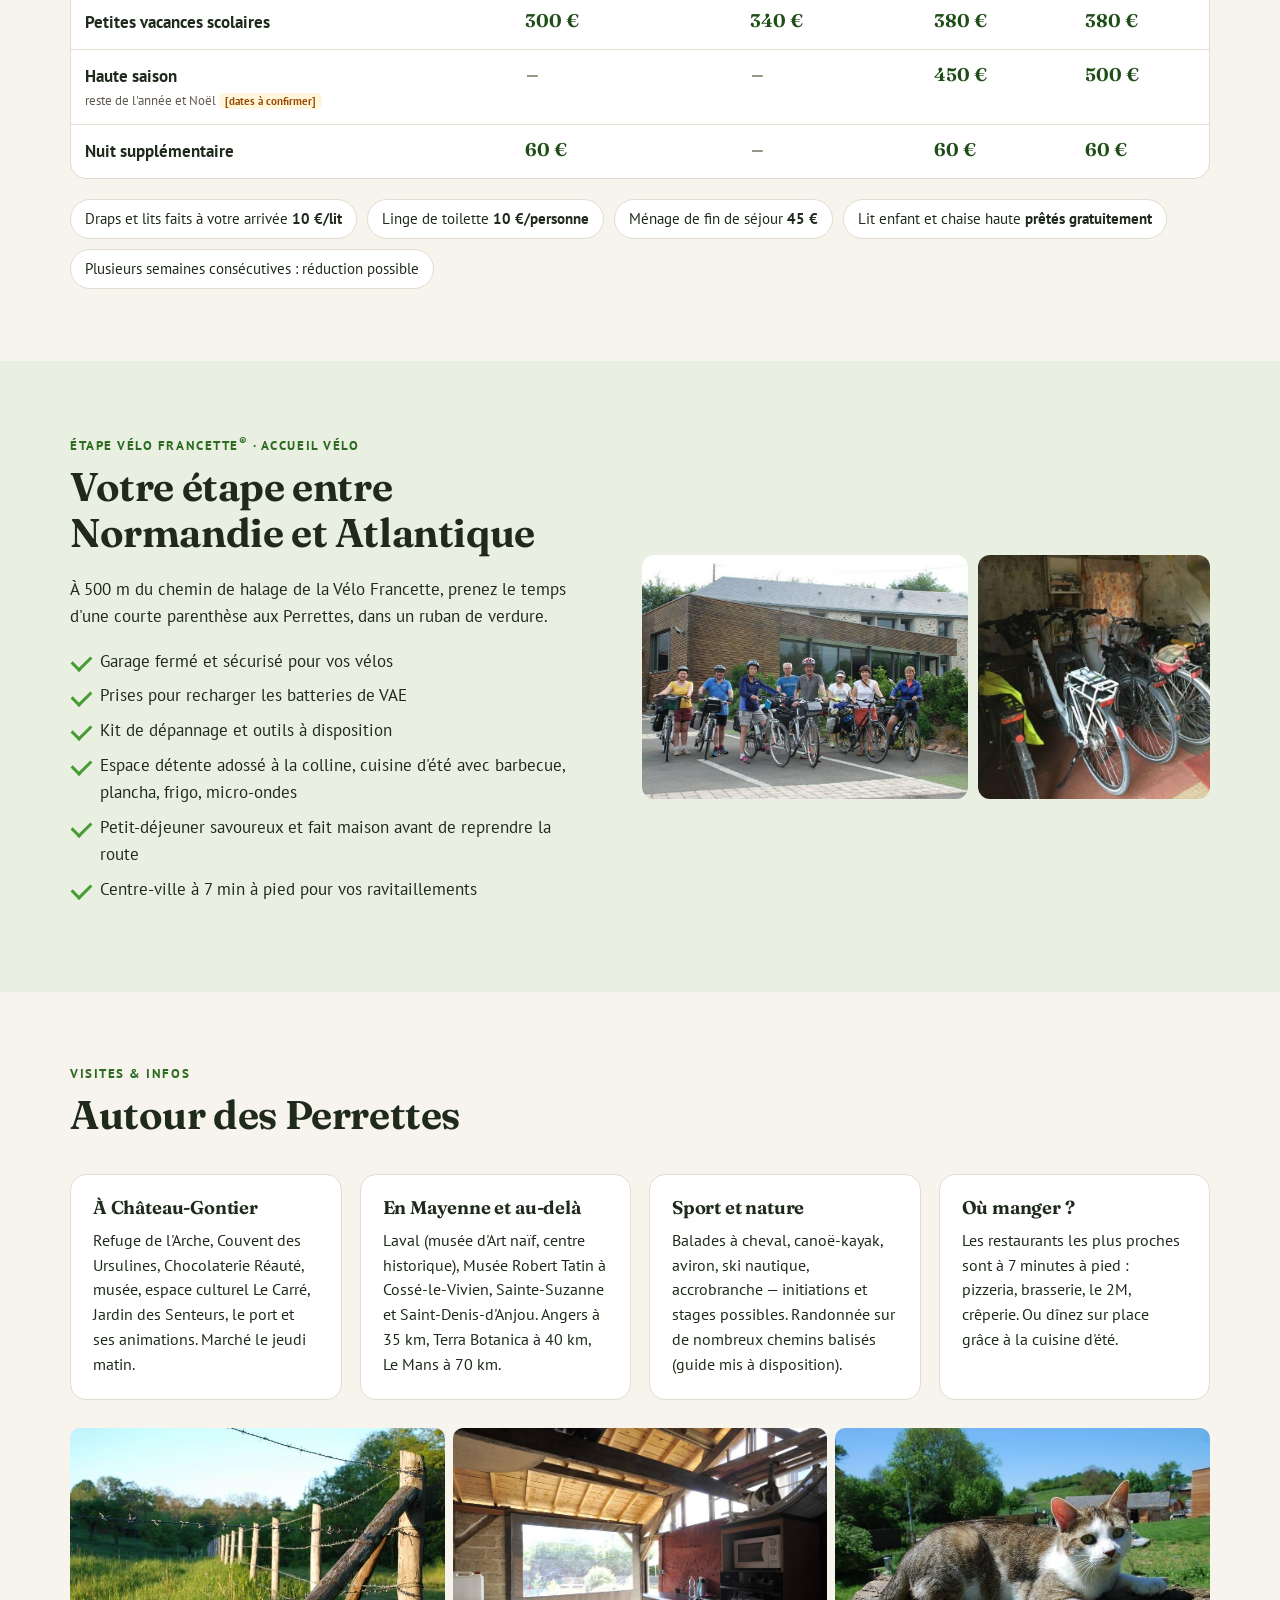
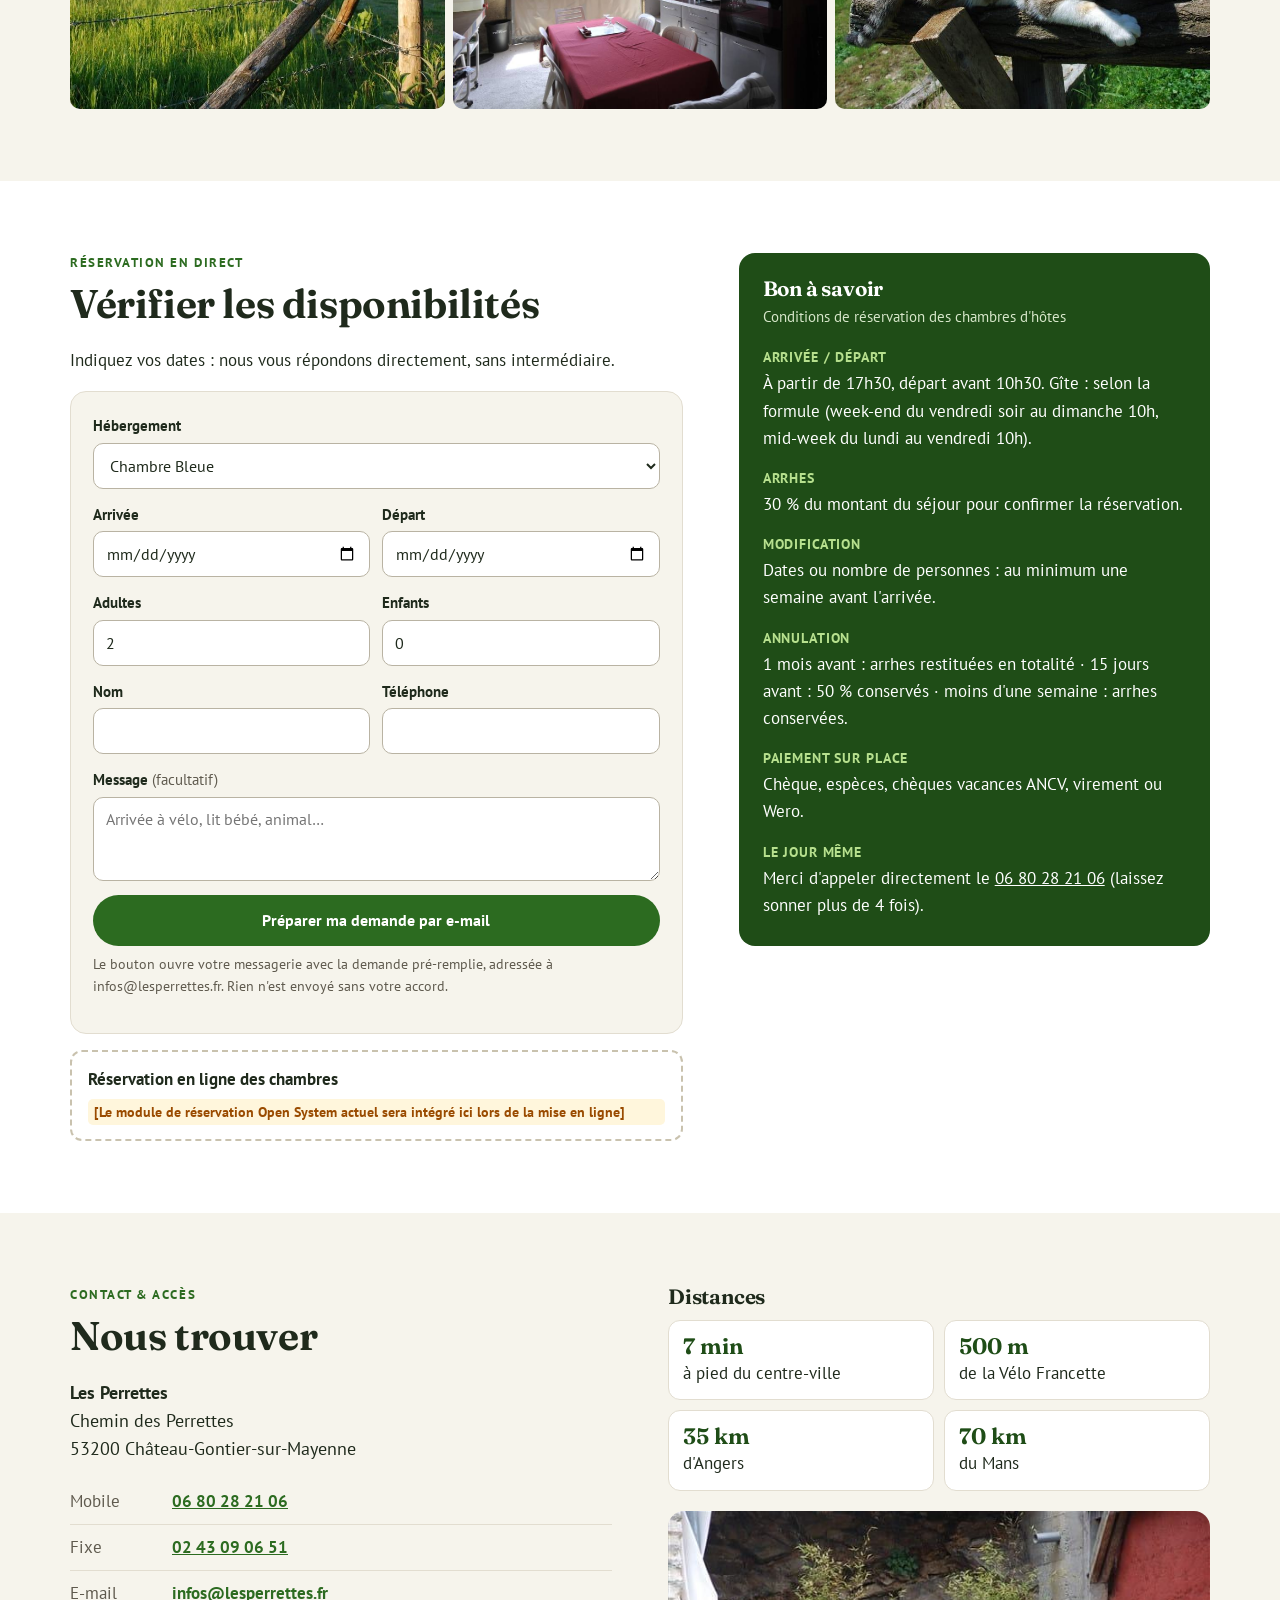
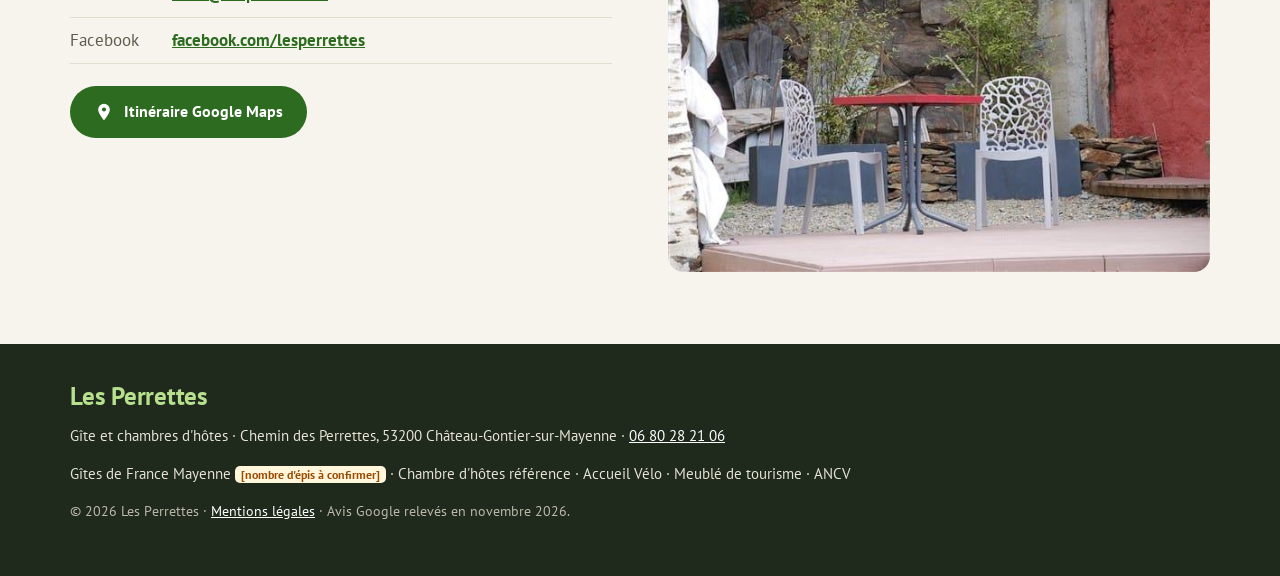
<file: les-perrettes-chateau-gontier/index.html>
<!doctype html>
<html lang="fr">
<head>
  <meta name="robots" content="noindex, nofollow">
<meta charset="utf-8">
<meta name="viewport" content="width=device-width, initial-scale=1">
<title>Les Perrettes — Chambres d'hôtes &amp; gîte à Château-Gontier-sur-Mayenne</title>
<meta name="description" content="Chambres d'hôtes (petit-déjeuner maison inclus) et gîte 5 personnes de plain-pied dans une ancienne ferme rénovée, à 7 min à pied du centre de Château-Gontier et à 500 m de la Vélo Francette. Dès 75 € la nuit.">
<meta name="theme-color" content="#2c6b20">
<meta property="og:type" content="website">
<meta property="og:locale" content="fr_FR">
<meta property="og:title" content="Les Perrettes — Chambres d'hôtes & gîte à Château-Gontier">
<meta property="og:description" content="À la fois à la campagne et en ville : chambres d'hôtes et gîte dans une ancienne ferme rénovée, étape Vélo Francette.">
<meta property="og:image" content="img/og.jpg">
<link rel="preconnect" href="https://fonts.googleapis.com">
<link rel="preconnect" href="https://fonts.gstatic.com" crossorigin>
<link href="https://fonts.googleapis.com/css2?family=Fraunces:opsz,wght@9..144,500;9..144,650&family=PT+Sans:wght@400;700&display=swap" rel="stylesheet">
<link rel="stylesheet" href="style.css">
<link rel="preload" as="image" href="img/hero-900.jpg" imagesrcset="img/hero-900.jpg 900w, img/hero-1600.jpg 1600w" imagesizes="100vw">
<script type="application/ld+json">
{
  "@context": "https://schema.org",
  "@type": "BedAndBreakfast",
  "name": "Les Perrettes — Gîte et chambres d'hôtes",
  "description": "Chambres d'hôtes et gîte dans une ancienne ferme rénovée, à la fois à la campagne et en ville, à Château-Gontier-sur-Mayenne. Étape Accueil Vélo sur la Vélo Francette.",
  "url": "https://gitechambresdhoteslesperrettes.fr/",
  "image": "https://gitechambresdhoteslesperrettes.fr/img/og.jpg",
  "telephone": "+33680282106",
  "email": "infos@lesperrettes.fr",
  "priceRange": "75 € – 185 € / nuit (chambres, petit-déjeuner inclus)",
  "checkinTime": "17:30",
  "checkoutTime": "10:30",
  "address": {
    "@type": "PostalAddress",
    "streetAddress": "Chemin des Perrettes",
    "postalCode": "53200",
    "addressLocality": "Château-Gontier-sur-Mayenne",
    "addressRegion": "Mayenne",
    "addressCountry": "FR"
  },
  "geo": { "@type": "GeoCoordinates", "latitude": 47.8354869, "longitude": -0.7126522 },
  "hasMap": "https://www.google.com/maps/place/G%C3%AEte+et+Chambre+d'h%C3%B4tes+Les+Perrettes/@47.8354869,-0.7148409,17z/data=!3m1!4b1!4m5!3m4!1s0x4808f42ec8269123:0xc63743928a5d234a!8m2!3d47.8354869!4d-0.7126522",
  "sameAs": ["https://www.facebook.com/lesperrettes/", "https://www.gites-de-france.com/fr/pays-de-la-loire/mayenne/les-perrettes-h53g010653"],
  "paymentAccepted": "Chèque, espèces, chèques vacances ANCV, virement, Wero",
  "amenityFeature": [
    { "@type": "LocationFeatureSpecification", "name": "Petit-déjeuner fait maison inclus", "value": true },
    { "@type": "LocationFeatureSpecification", "name": "Accueil Vélo — garage à vélos fermé, recharge VAE", "value": true },
    { "@type": "LocationFeatureSpecification", "name": "Borne de recharge voiture électrique", "value": true },
    { "@type": "LocationFeatureSpecification", "name": "Jardin et cuisine d'été", "value": true },
    { "@type": "LocationFeatureSpecification", "name": "Chambre accessible aux personnes à mobilité réduite", "value": true },
    { "@type": "LocationFeatureSpecification", "name": "Parking", "value": true }
  ]
}
</script>
<style id="demo-bar-css">#demo-bar{position:fixed;top:0;left:0;right:0;z-index:2147483647;height:44px;display:flex;align-items:center;justify-content:center;gap:.5em;padding:0 12px;background:#e00000;color:#fff;font:800 15px/1.1 system-ui,-apple-system,"Segoe UI",Roboto,sans-serif;letter-spacing:.02em;text-transform:uppercase;text-align:center;box-shadow:0 2px 10px rgba(0,0,0,.35);border-bottom:3px solid #fff200}#demo-bar small{font-weight:600;text-transform:none;font-size:13px;opacity:.95}body{padding-top:44px!important}html{scroll-padding-top:120px}@media(max-width:600px){#demo-bar{font-size:14px}#demo-bar small{display:none}}</style>
</head>
<body>
<div id="demo-bar" role="note">⚠ Démo — proposition de site <small>pour Les Perrettes · non publiée</small></div>
<a class="skip" href="#contenu">Aller au contenu</a>

<header class="topbar">
  <div class="wrap topbar-in">
    <a class="brand" href="#top" aria-label="Les Perrettes, retour en haut">
      <svg class="brand-mark" viewBox="0 0 64 24" aria-hidden="true"><path d="M2 20c14-4 30-5 46-3" fill="none" stroke="currentColor" stroke-width="3" stroke-linecap="round"/><path d="M44 16c1-5 5-8 10-8 3 0 5 1 7 3-3 0-4 1-5 2-2 2-5 3-8 3z" fill="currentColor"/><path d="M52 8c2-3 5-5 9-5-2 2-4 3-5 5" fill="currentColor"/></svg>
      Les Perrettes
    </a>
    <nav class="nav" aria-label="Navigation principale">
      <a href="#chambres">Chambres</a>
      <a href="#gite">Le gîte</a>
      <a href="#tarifs-gite">Tarifs</a>
      <a href="#velo">Vélo Francette</a>
      <a href="#acces">Accès</a>
    </nav>
    <a class="btn btn-green btn-sm top-cta" href="#reserver">Disponibilités</a>
    <a class="top-call" href="tel:+33680282106" aria-label="Appeler le 06 80 28 21 06">
      <svg viewBox="0 0 24 24" aria-hidden="true"><path d="M6.6 10.8a15.1 15.1 0 0 0 6.6 6.6l2.2-2.2c.3-.3.7-.4 1-.2 1.1.4 2.3.6 3.6.6.6 0 1 .4 1 1V20c0 .6-.4 1-1 1A17 17 0 0 1 3 4c0-.6.4-1 1-1h3.5c.6 0 1 .4 1 1 0 1.3.2 2.5.6 3.6.1.3 0 .7-.2 1z"/></svg>
    </a>
  </div>
</header>

<main id="contenu">

<!-- HERO -->
<section class="hero" id="top">
  <img class="hero-img" src="img/hero-900.jpg" srcset="img/hero-900.jpg 900w, img/hero-1600.jpg 1600w" sizes="100vw" alt="La maison des Perrettes, façade en pierre et bardage bois, au soleil couchant, avec la pelouse au premier plan" fetchpriority="high">
  <div class="hero-shade"></div>
  <div class="wrap hero-in">
    <p class="eyebrow">Chambres d'hôtes &amp; gîte · Château-Gontier-sur-Mayenne</p>
    <h1>Les Perrettes</h1>
    <p class="hook">À la fois à la campagne et en ville.</p>
    <p class="lead">Une ancienne ferme rénovée, à 7 minutes à pied du centre-ville et à 500 m de la Vélo Francette. Ouvert toute l'année.</p>
    <div class="hero-cta">
      <a class="btn btn-light" href="#reserver">
        <svg viewBox="0 0 24 24" aria-hidden="true"><path d="M7 2v2H5a2 2 0 0 0-2 2v14a2 2 0 0 0 2 2h14a2 2 0 0 0 2-2V6a2 2 0 0 0-2-2h-2V2h-2v2H9V2zm-2 8h14v10H5z"/></svg>
        Vérifier les disponibilités
      </a>
      <a class="btn btn-ghost" href="tel:+33680282106">
        <svg viewBox="0 0 24 24" aria-hidden="true"><path d="M6.6 10.8a15.1 15.1 0 0 0 6.6 6.6l2.2-2.2c.3-.3.7-.4 1-.2 1.1.4 2.3.6 3.6.6.6 0 1 .4 1 1V20c0 .6-.4 1-1 1A17 17 0 0 1 3 4c0-.6.4-1 1-1h3.5c.6 0 1 .4 1 1 0 1.3.2 2.5.6 3.6.1.3 0 .7-.2 1z"/></svg>
        06 80 28 21 06
      </a>
    </div>
    <ul class="hero-facts">
      <li><strong>Chambre dès 75 €</strong> la nuit, petit-déjeuner maison inclus</li>
      <li><strong>4,7/5</strong> sur Google · 70 avis</li>
    </ul>
  </div>
</section>

<!-- LABELS -->
<section class="labels" aria-label="Labels et engagements">
  <ul class="wrap labels-in">
    <li><img src="img/label-gdf.png" alt="" width="30" height="30">Gîtes de France Mayenne</li>
    <li><img src="img/label-accueil-velo.png" alt="" width="20" height="30">Accueil Vélo</li>
    <li>Étape Vélo Francette<sup>®</sup></li>
    <li>Chambre d'hôtes référence</li>
    <li>Chèques vacances ANCV</li>
    <li>Ouvert toute l'année</li>
  </ul>
</section>

<!-- BIENVENUE -->
<section class="section welcome">
  <div class="wrap welcome-in">
    <div class="welcome-text">
      <p class="kicker">Bienvenue</p>
      <h2>Un havre de paix entre ville et campagne</h2>
      <blockquote>
        <p>« Chers Hôtes, bienvenue aux Perrettes, un havre de paix entre ville et campagne, où nature et confort se rencontrent pour un séjour inoubliable ! Votre confort et votre santé sont essentiels pour moi. »</p>
        <footer>— Votre hôte, Les Perrettes <span class="ph">[Prénom de l'hôte à confirmer]</span></footer>
      </blockquote>
      <p>Entre Maine et Anjou, Les Perrettes est une ancienne ferme rénovée dans une architecture moderne. Du jardin, on rejoint à pied le centre-ville et ses commerces, ou les chemins de randonnée.</p>
      <ul class="ticks">
        <li>Centre-ville et commerces à 7 min à pied</li>
        <li>Jardin, terrasses et cuisine d'été à disposition</li>
        <li>Parking et borne de recharge voiture électrique (7 € hybride · 12 € électrique)</li>
        <li>Garage fermé pour les vélos, prises pour VAE</li>
      </ul>
    </div>
    <figure class="welcome-photo">
      <img src="img/facade.jpg" alt="Les Perrettes : bâtiment en bardage bois avec grande baie vitrée, pelouse et parking" loading="lazy" width="1200" height="748">
      <img class="welcome-photo-2" src="img/poney.jpg" alt="Un poney broute dans le pré des Perrettes" loading="lazy" width="800" height="600">
    </figure>
  </div>
</section>

<!-- CHAMBRES -->
<section class="section rooms" id="chambres" aria-labelledby="chambres-t">
  <div class="wrap">
    <div class="sec-head">
      <p class="kicker">Chambres d'hôtes</p>
      <h2 id="chambres-t">Deux chambres et une suite familiale</h2>
      <p>Le prix de la chambre comprend la nuit et le petit-déjeuner, préparé avec les produits du jour de notre fabrication et des produits locaux. Draps et serviettes fournis, gel douche et savon. Arrivée à partir de 17h30, départ avant 10h30.</p>
    </div>

    <div class="room-grid">
      <article class="room">
        <div class="gallery-wrap"><div class="gallery" tabindex="0" aria-label="Photos de la chambre Bleue (faire défiler)">
          <img src="img/bleue-1.jpg" alt="Chambre Bleue : lit double au plaid écossais, fauteuil en osier et porte-fenêtre sur le jardin" loading="lazy" width="1000" height="665">
          <img src="img/bleue-2.jpg" alt="Chambre Bleue : vue d'ensemble avec bibliothèque et coin bureau" loading="lazy" width="800" height="532">
          <img src="img/bleue-3.jpg" alt="Salle de bain de la chambre Bleue avec douche à l'italienne" loading="lazy" width="800" height="532">
        </div><span class="g-count" aria-hidden="true">3 photos ⟷</span></div>
        <div class="room-body">
          <p class="room-tag">Rez-de-chaussée · accessible PMR</p>
          <h3>Chambre Bleue</h3>
          <ul class="specs">
            <li><b>2 à 3 personnes</b></li>
            <li>Lit double 160×200 + lit 90 cm · lit bébé possible</li>
            <li>Douche à l'italienne, lavabo, WC indépendant</li>
            <li>Entrée indépendante, vue côté jardin, accès terrasse</li>
          </ul>
          <dl class="prices">
            <div><dt>1 pers.</dt><dd>75 €</dd></div>
            <div><dt>2 pers.</dt><dd>75 €</dd></div>
            <div><dt>3 pers.</dt><dd>98 €</dd></div>
          </dl>
          <a class="btn btn-outline btn-sm" href="#reserver" data-pick="Chambre Bleue">Demander ces dates</a>
        </div>
      </article>

      <article class="room">
        <div class="gallery-wrap"><div class="gallery" tabindex="0" aria-label="Photos de la chambre Argent (faire défiler)">
          <img src="img/argent-1.jpg" alt="Chambre Argent : lit double aux coussins jaunes sous une étagère en bois flotté" loading="lazy" width="1000" height="750">
          <img src="img/argent-2.jpg" alt="Chambre Argent : vue d'ensemble sous les poutres, avec coin bureau" loading="lazy" width="800" height="532">
          <img src="img/argent-3.jpg" alt="Serviettes et produits d'accueil dans la salle de bain de la chambre Argent" loading="lazy" width="800" height="600">
        </div><span class="g-count" aria-hidden="true">3 photos ⟷</span></div>
        <div class="room-body">
          <p class="room-tag">À l'étage</p>
          <h3>Chambre Argent</h3>
          <ul class="specs">
            <li><b>2 à 3 personnes</b></li>
            <li>Lit double 160×200 · lit bébé ou lit 1 personne en plus possible</li>
            <li>Baignoire-douche, lavabo et WC</li>
            <li>Entrée commune avec vos hôtes</li>
          </ul>
          <dl class="prices">
            <div><dt>1–2 pers.</dt><dd>75 €<span class="star">*</span></dd></div>
            <div><dt>3 pers.</dt><dd class="ph">[À confirmer]</dd></div>
          </dl>
          <p class="fine">* sauf fin août et vacances de Noël. <span class="ph">[Tarif 2026 à confirmer : la chambre Argent n'apparaît pas sur la grille 2026]</span></p>
          <a class="btn btn-outline btn-sm" href="#reserver" data-pick="Chambre Argent">Demander ces dates</a>
        </div>
      </article>

      <article class="room">
        <div class="gallery-wrap"><div class="gallery" tabindex="0" aria-label="Photos de la chambre familiale (faire défiler)">
          <img src="img/famille-1.jpg" alt="Chambre familiale : grand lit, miroir ovale et tapis vert" loading="lazy" width="1000" height="750">
          <img src="img/famille-2.jpg" alt="Chambre familiale : lit double et papier peint fleuri" loading="lazy" width="800" height="436">
          <img src="img/famille-3.jpg" alt="Chambre familiale : coin bureau et lit sous les poutres" loading="lazy" width="800" height="532">
        </div><span class="g-count" aria-hidden="true">3 photos ⟷</span></div>
        <div class="room-body">
          <p class="room-tag">Suite · idéale en famille</p>
          <h3>Chambre Familiale</h3>
          <ul class="specs">
            <li><b>4 à 5 personnes</b></li>
            <li>Une chambre avec grand lit 160 cm et salle de bain attenante (baignoire-douche)</li>
            <li>De l'autre côté d'un petit couloir, une 2<sup>e</sup> chambre de 2 ou 3 couchages</li>
            <li>Entre les deux, un coin café, tisane et friandises</li>
          </ul>
          <dl class="prices">
            <div><dt>3 pers.</dt><dd>130 €</dd></div>
            <div><dt>4 pers.</dt><dd>150 €</dd></div>
            <div><dt>5 pers.</dt><dd>185 €</dd></div>
          </dl>
          <a class="btn btn-outline btn-sm" href="#reserver" data-pick="Chambre Familiale">Demander ces dates</a>
        </div>
      </article>
    </div>
    <p class="note">Tarifs 2026 par nuit, petit-déjeuner inclus. Enfants de moins de 2 ans : nuitée gratuite (lit enfant et table à langer prêtés). Animaux sur autorisation : 12 €/jour.</p>
  </div>
</section>

<!-- PETIT-DÉJEUNER -->
<section class="breakfast">
  <div class="wrap breakfast-in">
    <img src="img/petitdej.jpg" alt="Table du petit-déjeuner : baguette, confitures maison, jus et bols, devant la baie vitrée" loading="lazy" width="800" height="600">
    <div>
      <p class="kicker kicker-light">Le matin</p>
      <h2>Un petit-déjeuner fait maison</h2>
      <p>Un petit-déjeuner vous attend le matin avec les produits du jour de notre fabrication et des produits locaux — de quoi bien démarrer la journée, surtout si des kilomètres à vélo vous attendent.</p>
      <p>Pour le soir : cuisine d'été à disposition (printemps, été, automne), repas en bocaux de fabrication locale servis avec dessert et pain, boissons sur place. Panier pique-nique préparé par notre boulangerie, sur demande la veille.</p>
    </div>
  </div>
</section>

<!-- GÎTE -->
<section class="section gite" id="gite" aria-labelledby="gite-t">
  <div class="wrap">
    <div class="sec-head">
      <p class="kicker">Location</p>
      <h2 id="gite-t">Le gîte, 4 à 5 personnes</h2>
      <p>Vous cherchez un gîte de charme au calme et raffiné ? Orienté plein sud avec baie vitrée sur le jardin, le gîte des Perrettes est de plain-pied, tout confort et accessible aux personnes à mobilité réduite. Ouvert toute l'année, classé meublé de tourisme et labellisé Accueil Vélo.</p>
    </div>
    <div class="gite-grid">
      <img class="g-main" src="img/gite-1.jpg" alt="Le gîte : maison blanche aux volets gris, terrasse avec table et chaises en bois" loading="lazy" width="1200" height="798">
      <img src="img/gite-2.jpg" alt="Salon du gîte avec canapé et télévision" loading="lazy" width="800" height="532">
      <img src="img/gite-3.jpg" alt="Cuisine moderne équipée du gîte" loading="lazy" width="800" height="600">
      <img src="img/gite-4.jpg" alt="Chambre du gîte avec lit double et porte-fenêtre sur le jardin" loading="lazy" width="800" height="537">
      <img src="img/gite-5.jpg" alt="Le jardin privatif devant la maison" loading="lazy" width="800" height="600">
    </div>
    <div class="gite-info">
      <div>
        <h3>Ce que vous trouverez</h3>
        <ul class="ticks">
          <li>2 chambres, chacune avec sa salle de bain et son WC privatifs</li>
          <li>Cuisine moderne tout équipée</li>
          <li>Salon avec télévision et accès internet</li>
          <li>Chauffage par poêle à pellets</li>
          <li>Jardin privatif, salon de jardin et barbecue</li>
          <li>Place de parking et borne de recharge voiture électrique</li>
          <li>Location de vélos possible, randonnée au départ du gîte</li>
        </ul>
      </div>
      <div>
        <h3>À moins d'1 km</h3>
        <p>Aviron, canoë, ski nautique, tennis, équitation, location de bateau électrique… et le centre-ville de Château-Gontier.</p>
        <p class="gite-book"><b>Réserver le gîte :</b> par téléphone au <a href="tel:+33680282106">06 80 28 21 06</a>, par e-mail, avec le formulaire ci-dessous, ou via <a href="https://www.gites-de-france.com/fr/pays-de-la-loire/mayenne/les-perrettes-h53g010653" rel="noopener">Gîtes de France Mayenne</a>.</p>
      </div>
    </div>

    <h3 class="table-title" id="tarifs-gite">Tarifs du gîte 2026</h3>
    <p class="table-sub">Famille 5 pers. · ouvriers 3 pers. — prix par séjour</p>
    <div class="rate-table" role="region" aria-labelledby="tarifs-gite">
      <table>
        <thead>
          <tr><th scope="col">Saison</th><th scope="col">Week-end<small>ven. soir → dim. 10h</small></th><th scope="col">Mid-week<small>lun. → ven. 10h</small></th><th scope="col">3–4 nuits</th><th scope="col">Semaine<small>5 à 7 nuits</small></th></tr>
        </thead>
        <tbody>
          <tr><th scope="row">Basse saison<small>octobre → mars · granulés en plus</small></th><td data-l="Week-end">220 €</td><td data-l="Mid-week">250 €</td><td data-l="3–4 nuits">280 €</td><td data-l="Semaine">340 €</td></tr>
          <tr><th scope="row">Moyenne saison<small>mai, juin, septembre</small></th><td data-l="Week-end">275 €</td><td data-l="Mid-week">340 €</td><td data-l="3–4 nuits">300 €</td><td data-l="Semaine">350 €</td></tr>
          <tr><th scope="row">Petites vacances scolaires</th><td data-l="Week-end">300 €</td><td data-l="Mid-week">340 €</td><td data-l="3–4 nuits">380 €</td><td data-l="Semaine">380 €</td></tr>
          <tr><th scope="row">Haute saison<small>reste de l'année et Noël <span class="ph">[dates à confirmer]</span></small></th><td data-l="Week-end" class="na">—</td><td data-l="Mid-week" class="na">—</td><td data-l="3–4 nuits">450 €</td><td data-l="Semaine">500 €</td></tr>
          <tr><th scope="row">Nuit supplémentaire</th><td data-l="Week-end">60 €</td><td data-l="Mid-week" class="na">—</td><td data-l="3–4 nuits">60 €</td><td data-l="Semaine">60 €</td></tr>
        </tbody>
      </table>
    </div>
    <ul class="options">
      <li>Draps et lits faits à votre arrivée <b>10 €/lit</b></li>
      <li>Linge de toilette <b>10 €/personne</b></li>
      <li>Ménage de fin de séjour <b>45 €</b></li>
      <li>Lit enfant et chaise haute <b>prêtés gratuitement</b></li>
      <li>Plusieurs semaines consécutives : réduction possible</li>
    </ul>
  </div>
</section>

<!-- VÉLO -->
<section class="section velo" id="velo" aria-labelledby="velo-t">
  <div class="wrap velo-in">
    <div>
      <p class="kicker">Étape Vélo Francette<sup>®</sup> · Accueil Vélo</p>
      <h2 id="velo-t">Votre étape entre Normandie et Atlantique</h2>
      <p>À 500 m du chemin de halage de la Vélo Francette, prenez le temps d'une courte parenthèse aux Perrettes, dans un ruban de verdure.</p>
      <ul class="ticks">
        <li>Garage fermé et sécurisé pour vos vélos</li>
        <li>Prises pour recharger les batteries de VAE</li>
        <li>Kit de dépannage et outils à disposition</li>
        <li>Espace détente adossé à la colline, cuisine d'été avec barbecue, plancha, frigo, micro-ondes</li>
        <li>Petit-déjeuner savoureux et fait maison avant de reprendre la route</li>
        <li>Centre-ville à 7 min à pied pour vos ravitaillements</li>
      </ul>
    </div>
    <div class="velo-photos">
      <img src="img/velo-groupe.jpg" alt="Un groupe de cyclistes avec leurs vélos devant Les Perrettes" loading="lazy" width="1000" height="669">
      <img src="img/velo-garage.jpg" alt="Vélos rangés dans le garage fermé des Perrettes" loading="lazy" width="800" height="600">
    </div>
  </div>
</section>

<!-- AUTOUR -->
<section class="section around" aria-labelledby="around-t">
  <div class="wrap">
    <div class="sec-head">
      <p class="kicker">Visites &amp; infos</p>
      <h2 id="around-t">Autour des Perrettes</h2>
    </div>
    <div class="around-grid">
      <div class="card">
        <h3>À Château-Gontier</h3>
        <p>Refuge de l'Arche, Couvent des Ursulines, Chocolaterie Réauté, musée, espace culturel Le Carré, Jardin des Senteurs, le port et ses animations. Marché le jeudi matin.</p>
      </div>
      <div class="card">
        <h3>En Mayenne et au-delà</h3>
        <p>Laval (musée d'Art naïf, centre historique), Musée Robert Tatin à Cossé-le-Vivien, Sainte-Suzanne et Saint-Denis-d'Anjou. Angers à 35 km, Terra Botanica à 40 km, Le Mans à 70 km.</p>
      </div>
      <div class="card">
        <h3>Sport et nature</h3>
        <p>Balades à cheval, canoë-kayak, aviron, ski nautique, accrobranche — initiations et stages possibles. Randonnée sur de nombreux chemins balisés (guide mis à disposition).</p>
      </div>
      <div class="card">
        <h3>Où manger ?</h3>
        <p>Les restaurants les plus proches sont à 7 minutes à pied : pizzeria, brasserie, le 2M, crêperie. Ou dînez sur place grâce à la cuisine d'été.</p>
      </div>
    </div>
    <div class="strip">
      <img src="img/prairie.jpg" alt="La prairie et sa clôture en bois au soleil du soir" loading="lazy" width="800" height="537">
      <img src="img/cuisine-ete.jpg" alt="La cuisine d'été couverte, avec table et équipements" loading="lazy" width="1000" height="665">
      <img src="img/chat.jpg" alt="Le chat de la maison se prélasse sur une souche" loading="lazy" width="800" height="537">
    </div>
  </div>
</section>

<!-- RÉSERVER -->
<section class="section book" id="reserver" aria-labelledby="book-t">
  <div class="wrap book-in">
    <div class="book-form-wrap">
      <p class="kicker">Réservation en direct</p>
      <h2 id="book-t">Vérifier les disponibilités</h2>
      <p>Indiquez vos dates : nous vous répondons directement, sans intermédiaire.</p>
      <form class="book-form" id="book-form" novalidate>
        <div class="f-row">
          <label>Hébergement
            <select name="hebergement" id="f-heb">
              <option>Chambre Bleue</option>
              <option>Chambre Argent</option>
              <option>Chambre Familiale</option>
              <option>Le gîte (4 à 5 pers.)</option>
              <option>Je ne sais pas encore</option>
            </select>
          </label>
        </div>
        <div class="f-row f-2">
          <label>Arrivée<input type="date" name="arrivee" id="f-in" required></label>
          <label>Départ<input type="date" name="depart" id="f-out" required></label>
        </div>
        <div class="f-row f-2">
          <label>Adultes<input type="number" name="adultes" min="1" max="5" value="2" inputmode="numeric"></label>
          <label>Enfants<input type="number" name="enfants" min="0" max="4" value="0" inputmode="numeric"></label>
        </div>
        <div class="f-row f-2">
          <label>Nom<input type="text" name="nom" autocomplete="name" required></label>
          <label>Téléphone<input type="tel" name="tel" autocomplete="tel"></label>
        </div>
        <div class="f-row">
          <label>Message <span class="opt">(facultatif)</span><textarea name="message" rows="3" placeholder="Arrivée à vélo, lit bébé, animal…"></textarea></label>
        </div>
        <p class="form-err" id="form-err" role="alert" hidden></p>
        <button class="btn btn-green" type="submit">Préparer ma demande par e-mail</button>
        <p class="fine">Le bouton ouvre votre messagerie avec la demande pré-remplie, adressée à infos@lesperrettes.fr. Rien n'est envoyé sans votre accord.</p>
        <p class="form-ok" id="form-ok" role="status" hidden>Votre messagerie s'ouvre avec la demande. Rien ne s'est passé ? Écrivez à <a href="mailto:infos@lesperrettes.fr">infos@lesperrettes.fr</a> ou appelez le <a href="tel:+33680282106">06 80 28 21 06</a>.</p>
      </form>
      <div class="widget-slot">
        <b>Réservation en ligne des chambres</b>
        <span class="ph">[Le module de réservation Open System actuel sera intégré ici lors de la mise en ligne]</span>
      </div>
    </div>
    <aside class="book-terms" aria-labelledby="terms-t">
      <h3 id="terms-t">Bon à savoir</h3>
      <p class="sub">Conditions de réservation des chambres d'hôtes</p>
      <dl>
        <dt>Arrivée / départ</dt><dd>À partir de 17h30, départ avant 10h30. Gîte : selon la formule (week-end du vendredi soir au dimanche 10h, mid-week du lundi au vendredi 10h).</dd>
        <dt>Arrhes</dt><dd>30 % du montant du séjour pour confirmer la réservation.</dd>
        <dt>Modification</dt><dd>Dates ou nombre de personnes : au minimum une semaine avant l'arrivée.</dd>
        <dt>Annulation</dt><dd>1 mois avant : arrhes restituées en totalité · 15 jours avant : 50 % conservés · moins d'une semaine : arrhes conservées.</dd>
        <dt>Paiement sur place</dt><dd>Chèque, espèces, chèques vacances ANCV, virement ou Wero.</dd>
        <dt>Le jour même</dt><dd>Merci d'appeler directement le <a href="tel:+33680282106">06 80 28 21 06</a> (laissez sonner plus de 4 fois).</dd>
      </dl>
    </aside>
  </div>
</section>

<!-- ACCÈS / CONTACT -->
<section class="section access" id="acces" aria-labelledby="acces-t">
  <div class="wrap access-in">
    <div>
      <p class="kicker">Contact &amp; accès</p>
      <h2 id="acces-t">Nous trouver</h2>
      <address>
        <b>Les Perrettes</b><br>
        Chemin des Perrettes<br>
        53200 Château-Gontier-sur-Mayenne
      </address>
      <ul class="contact-list">
        <li><span>Mobile</span><a href="tel:+33680282106">06 80 28 21 06</a></li>
        <li><span>Fixe</span><a href="tel:+33243090651">02 43 09 06 51</a></li>
        <li><span>E-mail</span><a href="mailto:infos@lesperrettes.fr">infos@lesperrettes.fr</a></li>
        <li><span>Facebook</span><a href="https://www.facebook.com/lesperrettes/" rel="noopener">facebook.com/lesperrettes</a></li>
      </ul>
      <a class="btn btn-green" href="https://www.google.com/maps/place/G%C3%AEte+et+Chambre+d'h%C3%B4tes+Les+Perrettes/@47.8354869,-0.7148409,17z/data=!3m1!4b1!4m5!3m4!1s0x4808f42ec8269123:0xc63743928a5d234a!8m2!3d47.8354869!4d-0.7126522" rel="noopener">
        <svg viewBox="0 0 24 24" aria-hidden="true"><path d="M12 2a7 7 0 0 0-7 7c0 5.2 7 13 7 13s7-7.8 7-13a7 7 0 0 0-7-7zm0 9.5A2.5 2.5 0 1 1 12 6.5a2.5 2.5 0 0 1 0 5z"/></svg>
        Itinéraire Google Maps
      </a>
    </div>
    <div class="distances">
      <h3>Distances</h3>
      <ul>
        <li><b>7 min</b> à pied du centre-ville</li>
        <li><b>500 m</b> de la Vélo Francette</li>
        <li><b>35 km</b> d'Angers</li>
        <li><b>70 km</b> du Mans</li>
      </ul>
      <img src="img/terrasse.jpg" alt="Terrasse privative avec table rouge et chaises blanches devant le mur de pierre" loading="lazy" width="600" height="401">
    </div>
  </div>
</section>

</main>

<footer class="footer">
  <div class="wrap footer-in">
    <p class="brand brand-foot">Les Perrettes</p>
    <p>Gîte et chambres d'hôtes · Chemin des Perrettes, 53200 Château-Gontier-sur-Mayenne · <a href="tel:+33680282106">06 80 28 21 06</a></p>
    <p class="labels-foot">Gîtes de France Mayenne <span class="ph">[nombre d'épis à confirmer]</span> · Chambre d'hôtes référence · Accueil Vélo · Meublé de tourisme · ANCV</p>
    <p class="small">© 2026 Les Perrettes · <a href="#">Mentions légales</a> · Avis Google relevés en novembre 2026.</p>
  </div>
</footer>

<nav class="mbar" aria-label="Actions rapides">
  <a href="tel:+33680282106"><svg viewBox="0 0 24 24" aria-hidden="true"><path d="M6.6 10.8a15.1 15.1 0 0 0 6.6 6.6l2.2-2.2c.3-.3.7-.4 1-.2 1.1.4 2.3.6 3.6.6.6 0 1 .4 1 1V20c0 .6-.4 1-1 1A17 17 0 0 1 3 4c0-.6.4-1 1-1h3.5c.6 0 1 .4 1 1 0 1.3.2 2.5.6 3.6.1.3 0 .7-.2 1z"/></svg>Appeler</a>
  <a href="#reserver" class="mbar-main"><svg viewBox="0 0 24 24" aria-hidden="true"><path d="M7 2v2H5a2 2 0 0 0-2 2v14a2 2 0 0 0 2 2h14a2 2 0 0 0 2-2V6a2 2 0 0 0-2-2h-2V2h-2v2H9V2zm-2 8h14v10H5z"/></svg>Disponibilités</a>
  <a href="https://www.google.com/maps/place/G%C3%AEte+et+Chambre+d'h%C3%B4tes+Les+Perrettes/@47.8354869,-0.7148409,17z/data=!3m1!4b1!4m5!3m4!1s0x4808f42ec8269123:0xc63743928a5d234a!8m2!3d47.8354869!4d-0.7126522" rel="noopener"><svg viewBox="0 0 24 24" aria-hidden="true"><path d="M12 2a7 7 0 0 0-7 7c0 5.2 7 13 7 13s7-7.8 7-13a7 7 0 0 0-7-7zm0 9.5A2.5 2.5 0 1 1 12 6.5a2.5 2.5 0 0 1 0 5z"/></svg>Itinéraire</a>
</nav>

<script src="script.js"></script>
<script id="demo-bar-js">(function(){function f(){var H=document.getElementById("demo-bar").offsetHeight;document.querySelectorAll("body *").forEach(function(e){if(e.id==="demo-bar")return;var c=getComputedStyle(e);if((c.position==="sticky"||c.position==="fixed")&&parseFloat(c.top)<H&&c.top!=="auto"&&!(c.position==="fixed"&&c.bottom==="0px"&&c.top!=="0px")){if(!e.dataset.demoTop){e.dataset.demoTop=1;e.style.top=(parseFloat(c.top)+H)+"px";}}});}if(document.readyState!=="loading")f();else document.addEventListener("DOMContentLoaded",f);})();</script>
</body>
</html>
</file>
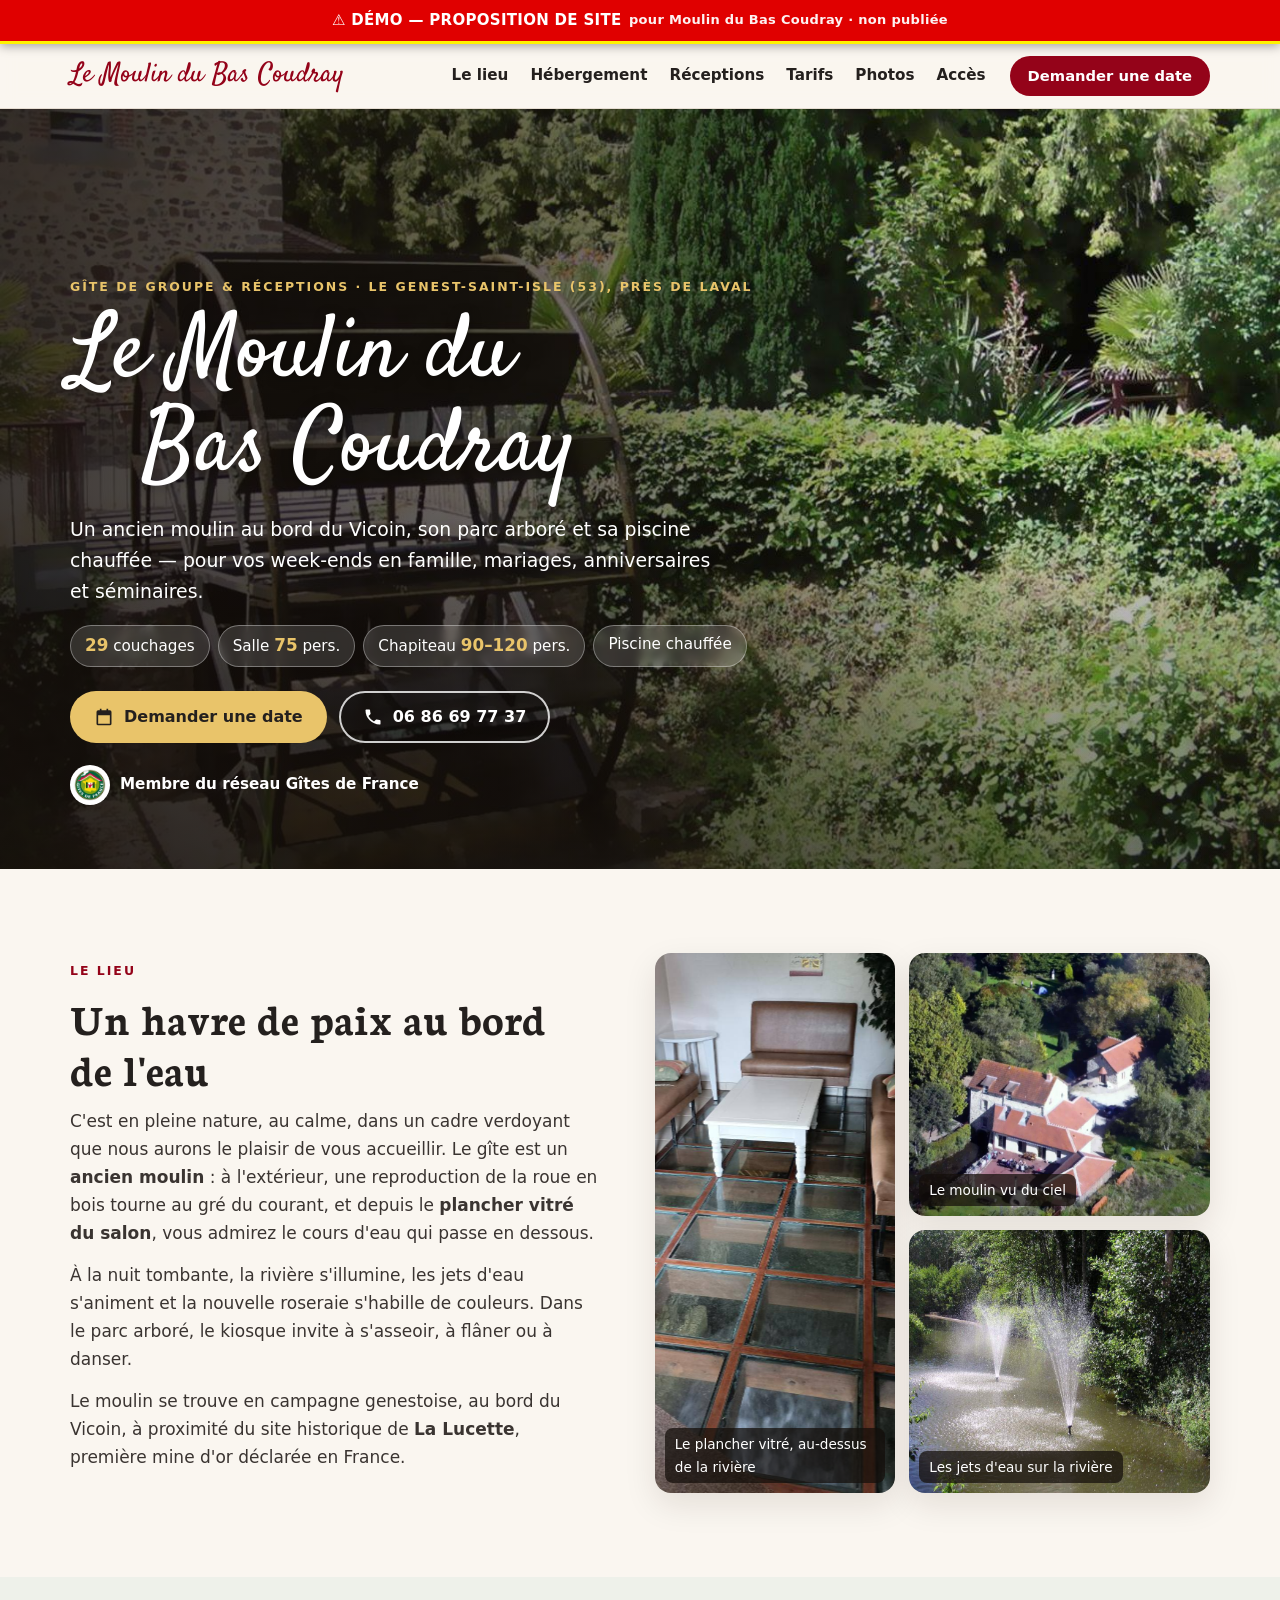
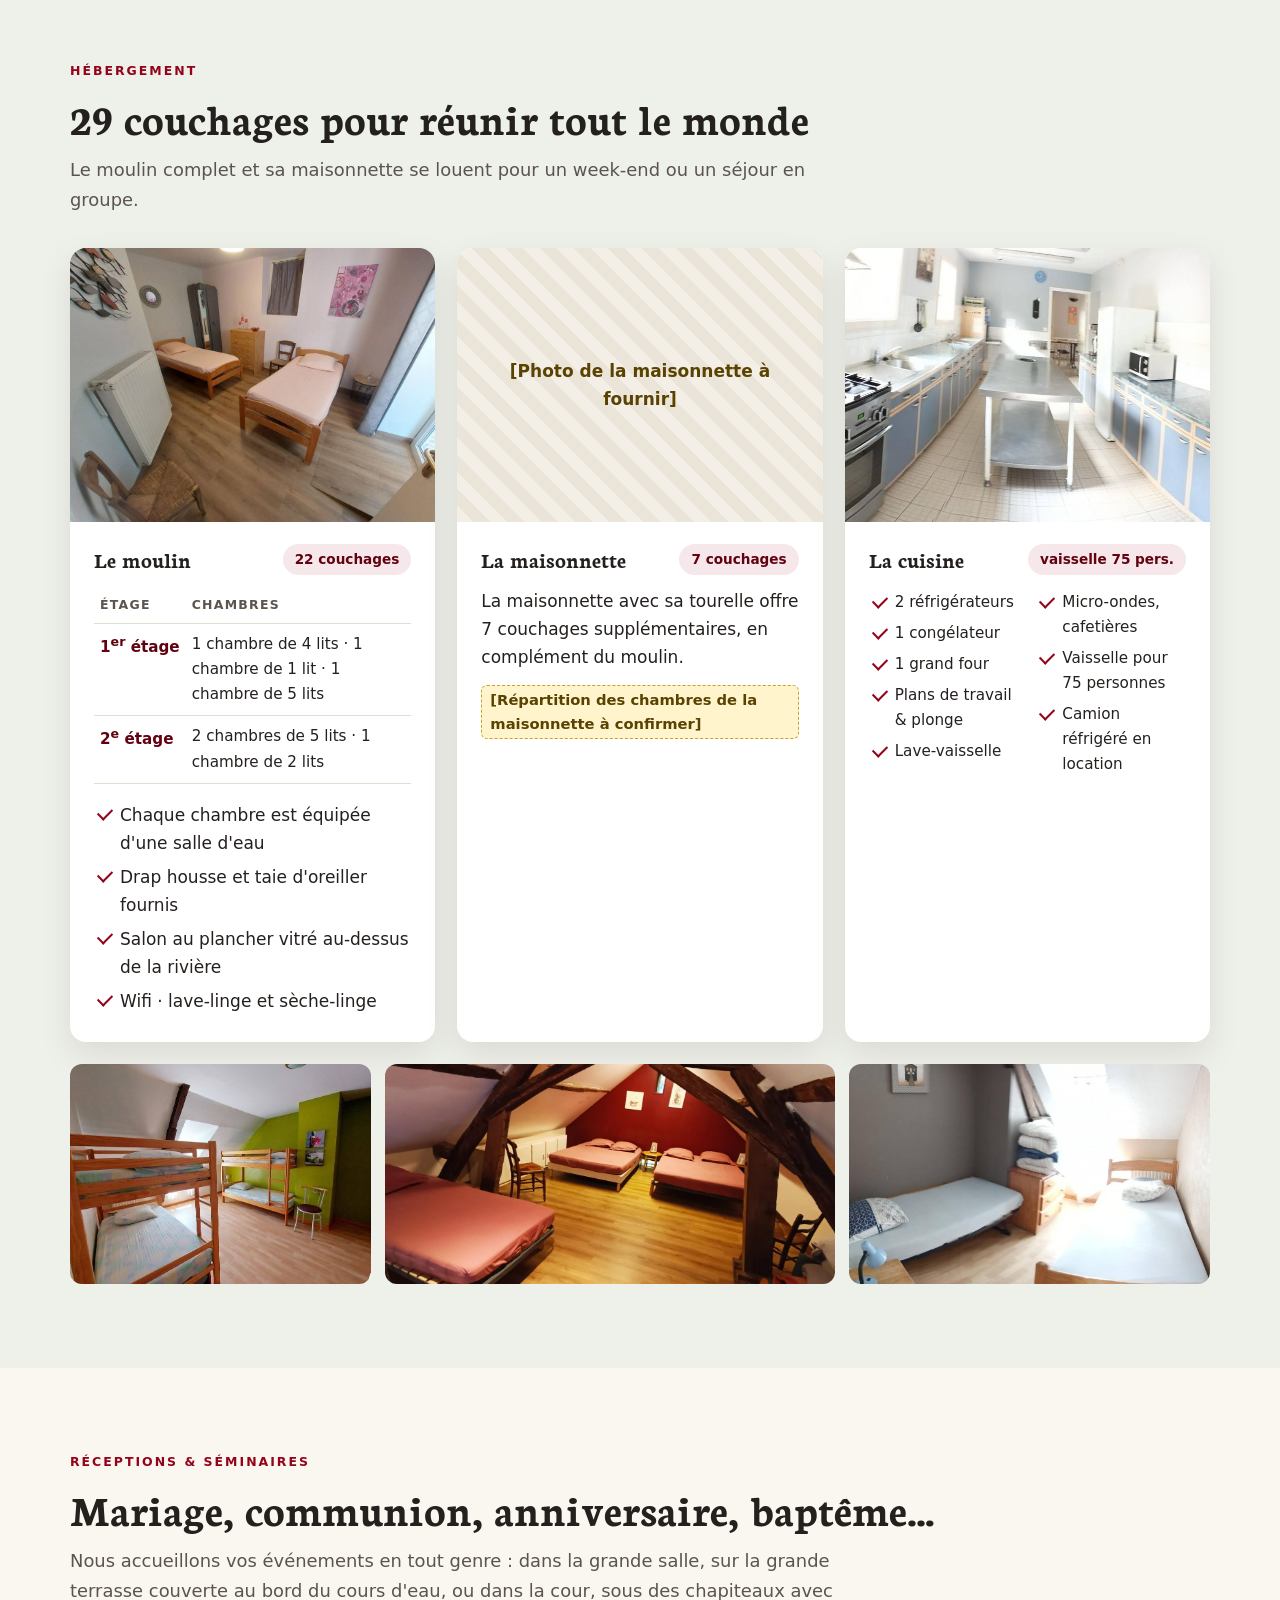
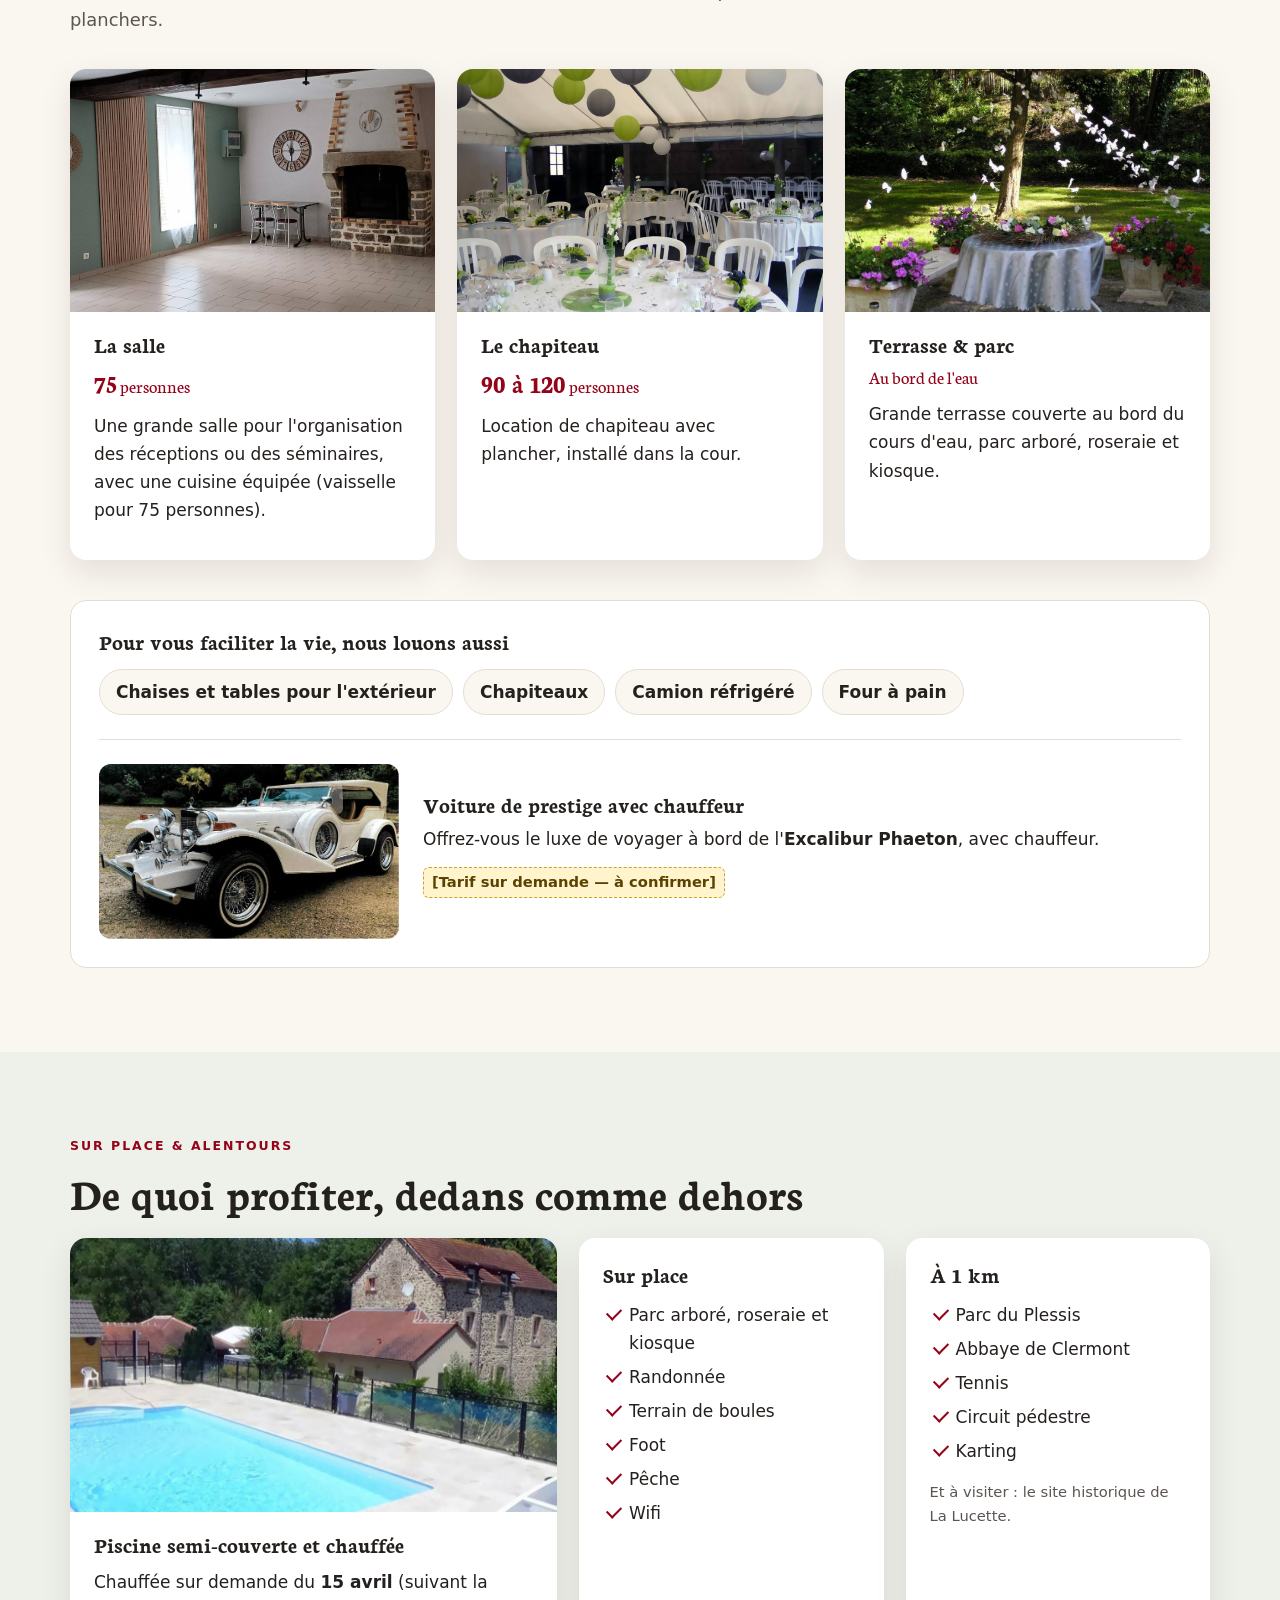
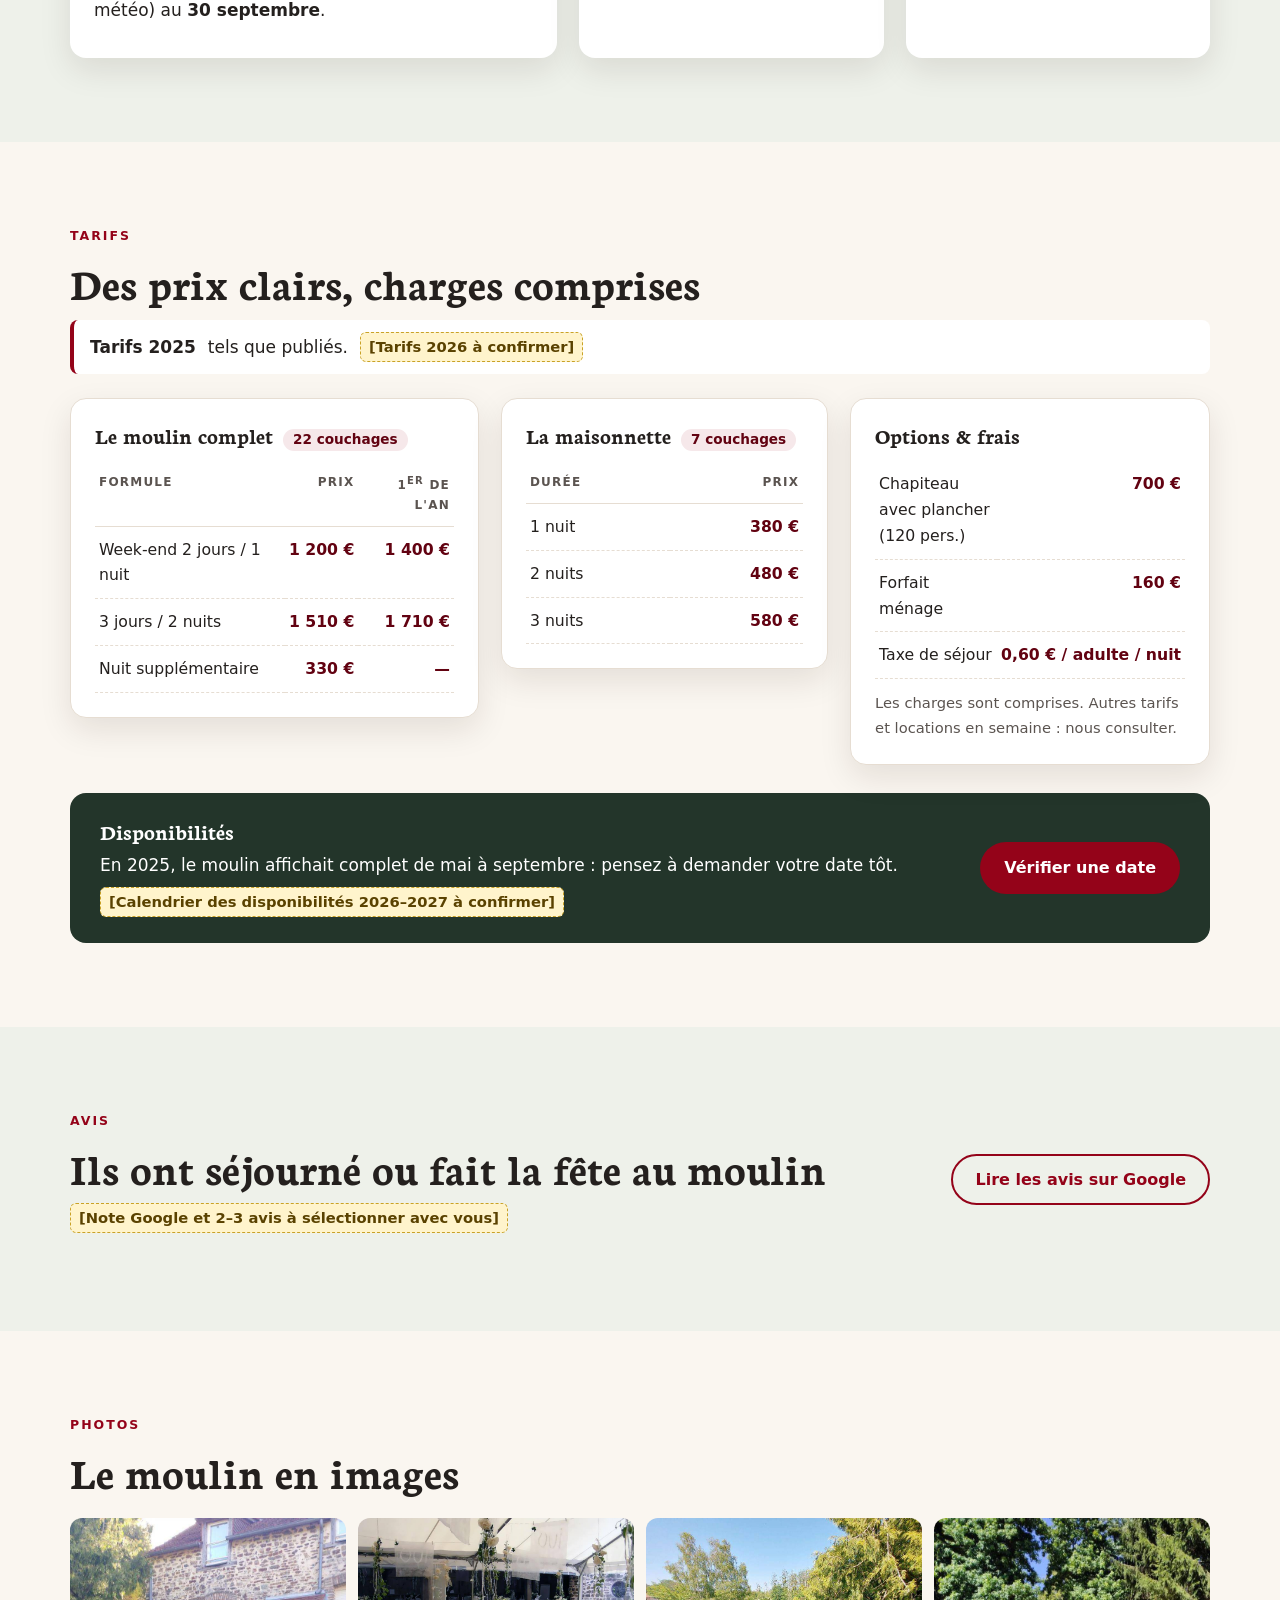
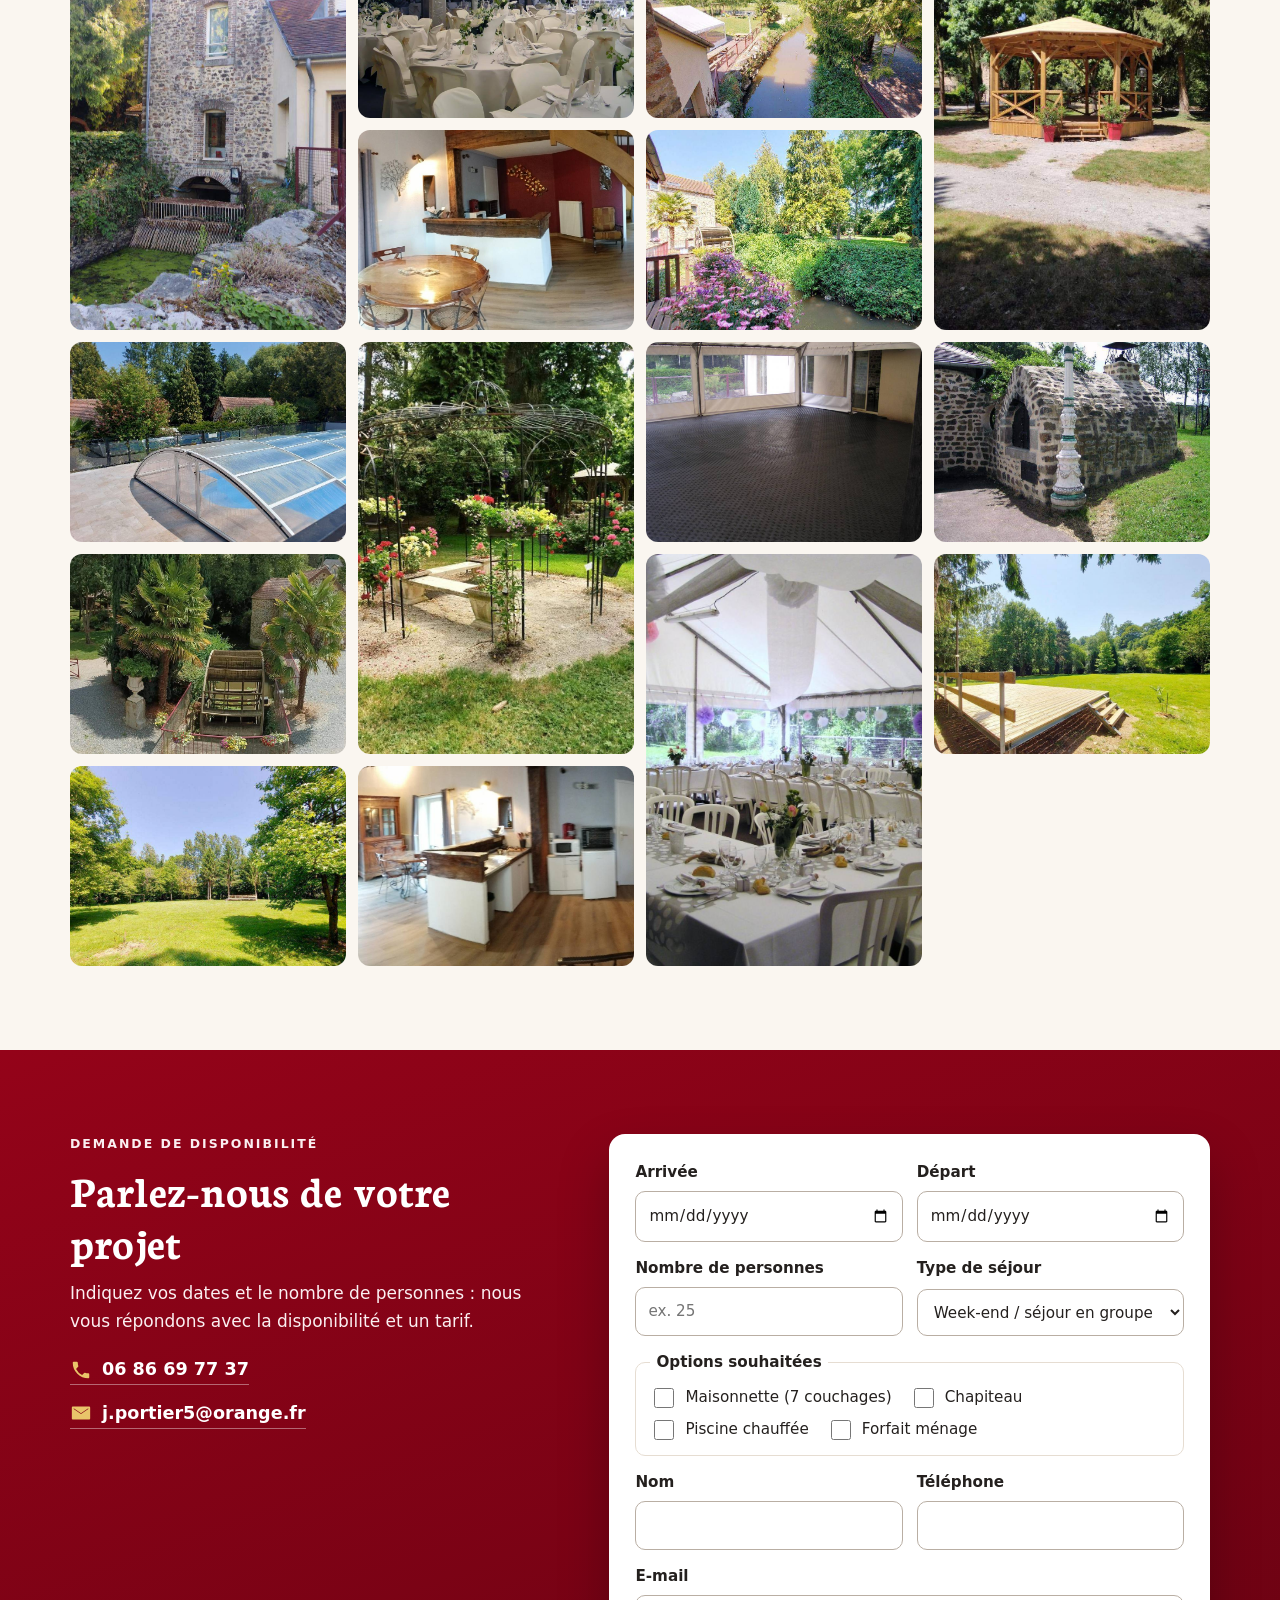
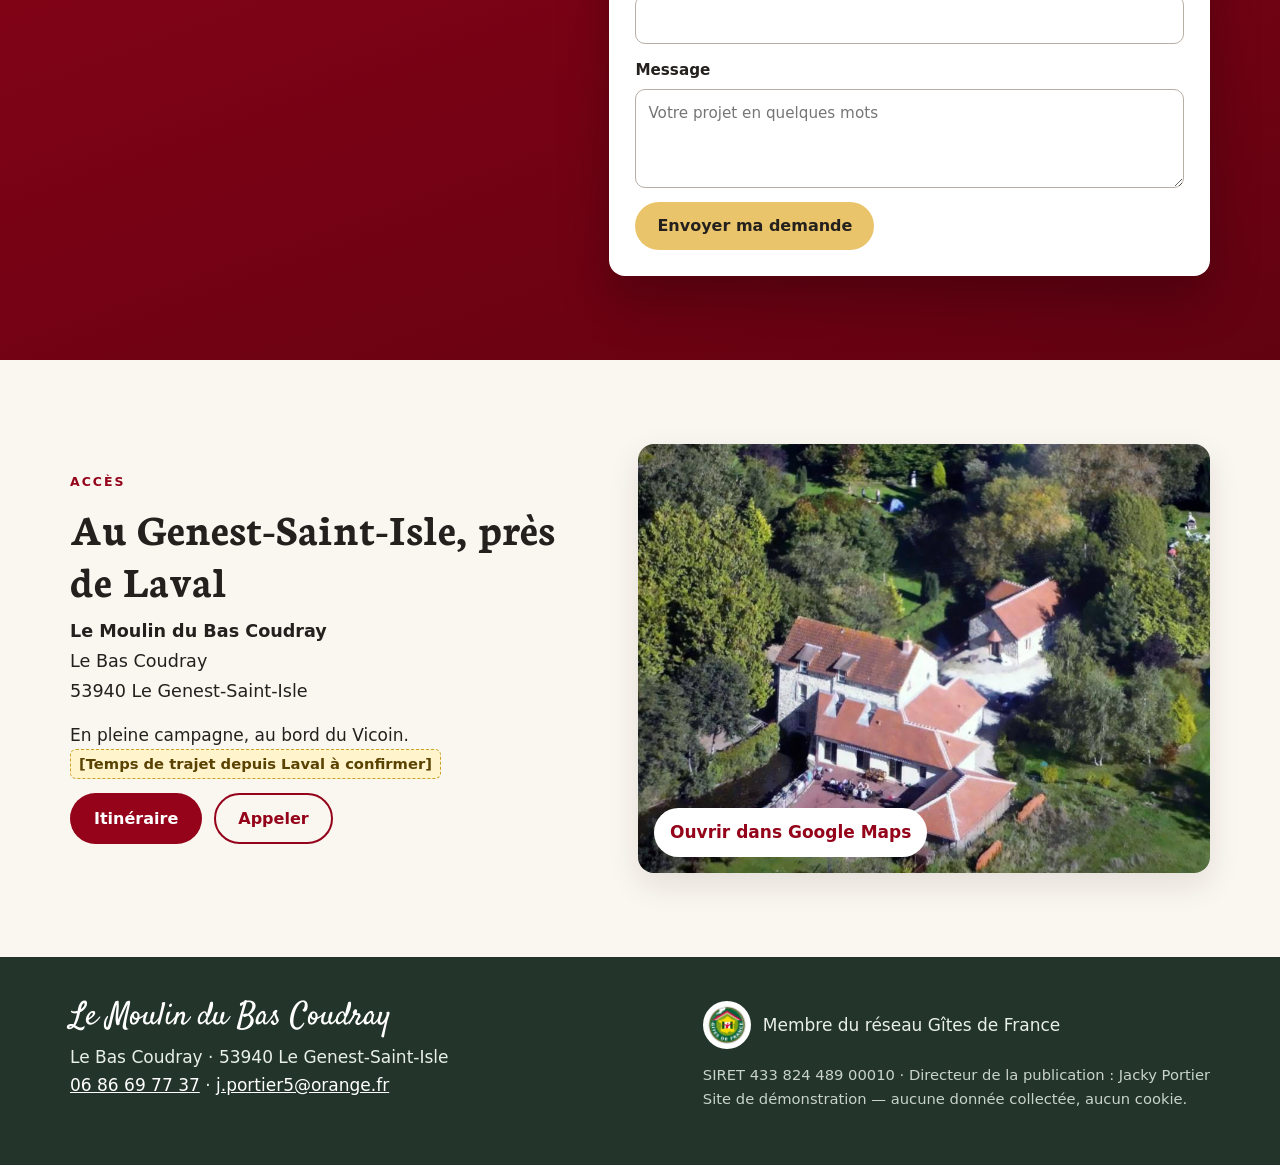
<file: moulin-du-bas-coudray-genest/index.html>
<!doctype html>
<html lang="fr">
<head>
  <meta name="robots" content="noindex, nofollow">
<meta charset="utf-8">
<meta name="viewport" content="width=device-width, initial-scale=1">
<title>Le Moulin du Bas Coudray — Gîte de groupe 29 couchages &amp; salle de réception près de Laval</title>
<meta name="description" content="Ancien moulin au bord du Vicoin au Genest-Saint-Isle (53), près de Laval : gîte de groupe 22 + 7 couchages, salle de 75 personnes, chapiteau jusqu'à 120 personnes, piscine chauffée, parc. Mariages, week-ends, séminaires.">
<meta name="theme-color" content="#940319">
<link rel="canonical" href="https://www.lemoulindubascoudray.com/">
<meta property="og:type" content="website">
<meta property="og:locale" content="fr_FR">
<meta property="og:title" content="Le Moulin du Bas Coudray — gîte de groupe & réceptions au bord du Vicoin">
<meta property="og:description" content="29 couchages, salle de 75 personnes, chapiteau jusqu'à 120 personnes, piscine chauffée et parc arboré, au Genest-Saint-Isle près de Laval.">
<meta property="og:image" content="img/hero.jpg">
<link rel="preconnect" href="https://fonts.googleapis.com">
<link rel="preconnect" href="https://fonts.gstatic.com" crossorigin>
<link href="https://fonts.googleapis.com/css2?family=Neuton:wght@400;700&family=Satisfy&display=swap" rel="stylesheet">
<link rel="stylesheet" href="style.css">
<link rel="preload" as="image" href="img/hero-800.jpg" imagesrcset="img/hero-800.jpg 800w, img/hero.jpg 1440w" imagesizes="100vw">
<script type="application/ld+json">
{
  "@context": "https://schema.org",
  "@type": ["LodgingBusiness", "EventVenue"],
  "name": "Le Moulin du Bas Coudray",
  "description": "Gîte de groupe dans un ancien moulin au bord du Vicoin : 22 couchages dans le moulin + 7 dans la maisonnette, salle de 75 personnes, chapiteau de 90 à 120 personnes, piscine semi-couverte chauffée, parc arboré.",
  "url": "https://www.lemoulindubascoudray.com/",
  "telephone": "+33686697737",
  "email": "j.portier5@orange.fr",
  "image": ["img/hero.jpg", "img/aerial.jpg", "img/marquee.jpg"],
  "address": {
    "@type": "PostalAddress",
    "streetAddress": "Le Bas Coudray",
    "postalCode": "53940",
    "addressLocality": "Le Genest-Saint-Isle",
    "addressRegion": "Mayenne",
    "addressCountry": "FR"
  },
  "geo": { "@type": "GeoCoordinates", "latitude": 48.098074, "longitude": -0.886521 },
  "hasMap": "https://www.google.com/maps/search/?api=1&query=48.098074,-0.886521",
  "maximumAttendeeCapacity": 120,
  "numberOfRooms": 6,
  "amenityFeature": [
    { "@type": "LocationFeatureSpecification", "name": "Piscine semi-couverte chauffée", "value": true },
    { "@type": "LocationFeatureSpecification", "name": "Wifi", "value": true },
    { "@type": "LocationFeatureSpecification", "name": "Parc arboré", "value": true },
    { "@type": "LocationFeatureSpecification", "name": "Salle de réception 75 personnes", "value": true },
    { "@type": "LocationFeatureSpecification", "name": "Lave-linge et sèche-linge", "value": true }
  ]
}
</script>
<style id="demo-bar-css">#demo-bar{position:fixed;top:0;left:0;right:0;z-index:2147483647;height:44px;display:flex;align-items:center;justify-content:center;gap:.5em;padding:0 12px;background:#e00000;color:#fff;font:800 15px/1.1 system-ui,-apple-system,"Segoe UI",Roboto,sans-serif;letter-spacing:.02em;text-transform:uppercase;text-align:center;box-shadow:0 2px 10px rgba(0,0,0,.35);border-bottom:3px solid #fff200}#demo-bar small{font-weight:600;text-transform:none;font-size:13px;opacity:.95}body{padding-top:44px!important}html{scroll-padding-top:120px}@media(max-width:600px){#demo-bar{font-size:14px}#demo-bar small{display:none}}</style>
</head>
<body>
<div id="demo-bar" role="note">⚠ Démo — proposition de site <small>pour Moulin du Bas Coudray · non publiée</small></div>
<a class="skip" href="#contenu">Aller au contenu</a>

<header class="topbar">
  <div class="wrap topbar-in">
    <a class="brand" href="#top" aria-label="Le Moulin du Bas Coudray — accueil">Le Moulin du Bas Coudray</a>
    <nav class="nav" aria-label="Navigation principale">
      <a href="#lieu">Le lieu</a>
      <a href="#hebergement">Hébergement</a>
      <a href="#receptions">Réceptions</a>
      <a href="#tarifs">Tarifs</a>
      <a href="#galerie">Photos</a>
      <a href="#acces">Accès</a>
    </nav>
    <a class="btn btn-red btn-sm topbar-cta" href="#demande">Demander une date</a>
  </div>
</header>

<main id="contenu">

<!-- HERO -->
<section class="hero" id="top">
  <img class="hero-bg" src="img/hero-800.jpg" srcset="img/hero-800.jpg 800w, img/hero.jpg 1440w" sizes="100vw" alt="La roue à aubes du moulin au bord du Vicoin, entourée de verdure" fetchpriority="high">
  <div class="wrap hero-in">
    <p class="eyebrow">Gîte de groupe &amp; réceptions · Le Genest-Saint-Isle (53), près de Laval</p>
    <h1><span class="script">Le Moulin du</span> <span class="script">Bas Coudray</span></h1>
    <p class="hook">Un ancien moulin au bord du Vicoin, son parc arboré et sa piscine chauffée — pour vos week-ends en famille, mariages, anniversaires et séminaires.</p>
    <ul class="keyfacts" aria-label="En bref">
      <li><b>29</b> couchages</li>
      <li>Salle <b>75</b> pers.</li>
      <li>Chapiteau <b>90–120</b> pers.</li>
      <li>Piscine chauffée</li>
    </ul>
    <div class="cta">
      <a class="btn btn-gold" href="#demande">
        <svg viewBox="0 0 24 24" aria-hidden="true"><path d="M7 2v2H5a2 2 0 0 0-2 2v14a2 2 0 0 0 2 2h14a2 2 0 0 0 2-2V6a2 2 0 0 0-2-2h-2V2h-2v2H9V2H7zm-2 8h14v10H5V10z"/></svg>
        Demander une date
      </a>
      <a class="btn btn-ghost" href="tel:+33686697737">
        <svg viewBox="0 0 24 24" aria-hidden="true"><path d="M6.6 10.8a15.2 15.2 0 0 0 6.6 6.6l2.2-2.2a1 1 0 0 1 1-.25 11.4 11.4 0 0 0 3.6.57 1 1 0 0 1 1 1V20a1 1 0 0 1-1 1A17 17 0 0 1 3 4a1 1 0 0 1 1-1h3.5a1 1 0 0 1 1 1c0 1.25.2 2.45.57 3.57a1 1 0 0 1-.25 1L6.6 10.8z"/></svg>
        06 86 69 77 37
      </a>
    </div>
    <p class="label"><img src="img/gdf.jpg" width="40" height="40" alt=""> Membre du réseau Gîtes de France</p>
  </div>
</section>

<!-- LE LIEU -->
<section class="section" id="lieu">
  <div class="wrap split">
    <div class="split-text">
      <p class="eyebrow dark">Le lieu</p>
      <h2>Un havre de paix au bord de l'eau</h2>
      <p>C'est en pleine nature, au calme, dans un cadre verdoyant que nous aurons le plaisir de vous accueillir. Le gîte est un <strong>ancien moulin</strong> : à l'extérieur, une reproduction de la roue en bois tourne au gré du courant, et depuis le <strong>plancher vitré du salon</strong>, vous admirez le cours d'eau qui passe en dessous.</p>
      <p>À la nuit tombante, la rivière s'illumine, les jets d'eau s'animent et la nouvelle roseraie s'habille de couleurs. Dans le parc arboré, le kiosque invite à s'asseoir, à flâner ou à danser.</p>
      <p>Le moulin se trouve en campagne genestoise, au bord du Vicoin, à proximité du site historique de <strong>La Lucette</strong>, première mine d'or déclarée en France.</p>
    </div>
    <div class="split-media">
      <figure class="tall">
        <img src="img/glassfloor.jpg" width="487" height="1080" loading="lazy" alt="Le plancher vitré du salon, au-dessus de la rivière">
        <figcaption>Le plancher vitré, au-dessus de la rivière</figcaption>
      </figure>
      <figure>
        <img src="img/aerial.jpg" width="960" height="720" loading="lazy" alt="Vue aérienne du moulin et de ses bâtiments au milieu des arbres">
        <figcaption>Le moulin vu du ciel</figcaption>
      </figure>
      <figure>
        <img src="img/fountains.jpg" width="960" height="720" loading="lazy" alt="Jets d'eau sur la rivière, devant les arbres du parc">
        <figcaption>Les jets d'eau sur la rivière</figcaption>
      </figure>
    </div>
  </div>
</section>

<!-- HEBERGEMENT -->
<section class="section alt" id="hebergement">
  <div class="wrap">
    <p class="eyebrow dark">Hébergement</p>
    <h2>29 couchages pour réunir tout le monde</h2>
    <p class="lead">Le moulin complet et sa maisonnette se louent pour un week-end ou un séjour en groupe.</p>

    <div class="units">
      <article class="unit">
        <img src="img/room1.jpg" width="1000" height="750" loading="lazy" alt="Chambre lumineuse avec deux lits simples et parquet">
        <div class="unit-body">
          <div class="unit-head">
            <h3>Le moulin</h3>
            <span class="pill">22 couchages</span>
          </div>
          <table class="rooms">
            <caption class="sr">Répartition des chambres du moulin</caption>
            <thead><tr><th scope="col">Étage</th><th scope="col">Chambres</th></tr></thead>
            <tbody>
              <tr><th scope="row">1<sup>er</sup> étage</th><td>1 chambre de 4 lits · 1 chambre de 1 lit · 1 chambre de 5 lits</td></tr>
              <tr><th scope="row">2<sup>e</sup> étage</th><td>2 chambres de 5 lits · 1 chambre de 2 lits</td></tr>
            </tbody>
          </table>
          <ul class="ticks">
            <li>Chaque chambre est équipée d'une salle d'eau</li>
            <li>Drap housse et taie d'oreiller fournis</li>
            <li>Salon au plancher vitré au-dessus de la rivière</li>
            <li>Wifi · lave-linge et sèche-linge</li>
          </ul>
        </div>
      </article>

      <article class="unit">
        <div class="ph" role="img" aria-label="Emplacement photo de la maisonnette">[Photo de la maisonnette à fournir]</div>
        <div class="unit-body">
          <div class="unit-head">
            <h3>La maisonnette</h3>
            <span class="pill">7 couchages</span>
          </div>
          <p>La maisonnette avec sa tourelle offre 7 couchages supplémentaires, en complément du moulin.</p>
          <p class="todo">[Répartition des chambres de la maisonnette à confirmer]</p>
        </div>
      </article>

      <article class="unit">
        <img src="img/kitchen.jpg" width="1400" height="532" loading="lazy" alt="Grande cuisine équipée en inox avec piano de cuisson">
        <div class="unit-body">
          <div class="unit-head">
            <h3>La cuisine</h3>
            <span class="pill">vaisselle 75 pers.</span>
          </div>
          <ul class="ticks cols">
            <li>2 réfrigérateurs</li>
            <li>1 congélateur</li>
            <li>1 grand four</li>
            <li>Plans de travail &amp; plonge</li>
            <li>Lave-vaisselle</li>
            <li>Micro-ondes, cafetières</li>
            <li>Vaisselle pour 75 personnes</li>
            <li>Camion réfrigéré en location</li>
          </ul>
        </div>
      </article>
    </div>

    <div class="rooms-strip" aria-label="Photos des chambres">
      <img src="img/room2.jpg" width="879" height="720" loading="lazy" alt="Chambre avec lits superposés en bois et murs verts">
      <img src="img/room3.jpg" width="1400" height="635" loading="lazy" alt="Chambre sous les poutres avec lits doubles et murs rouges">
      <img src="img/room4.jpg" width="1200" height="724" loading="lazy" alt="Chambre avec deux lits simples sous la fenêtre">
    </div>
  </div>
</section>

<!-- RECEPTIONS -->
<section class="section" id="receptions">
  <div class="wrap">
    <p class="eyebrow dark">Réceptions &amp; séminaires</p>
    <h2>Mariage, communion, anniversaire, baptême…</h2>
    <p class="lead">Nous accueillons vos événements en tout genre : dans la grande salle, sur la grande terrasse couverte au bord du cours d'eau, ou dans la cour, sous des chapiteaux avec planchers.</p>

    <div class="spaces">
      <article class="space">
        <img src="img/salle2.jpg" width="1400" height="631" loading="lazy" alt="Grande salle claire avec cheminée en pierre">
        <div class="space-body">
          <h3>La salle</h3>
          <p class="cap"><b>75</b> personnes</p>
          <p>Une grande salle pour l'organisation des réceptions ou des séminaires, avec une cuisine équipée (vaisselle pour 75 personnes).</p>
        </div>
      </article>
      <article class="space">
        <img src="img/marquee.jpg" width="1200" height="900" loading="lazy" alt="Le chapiteau dressé pour une réception, tables rondes et lampions verts et blancs">
        <div class="space-body">
          <h3>Le chapiteau</h3>
          <p class="cap"><b>90 à 120</b> personnes</p>
          <p>Location de chapiteau avec plancher, installé dans la cour.</p>
        </div>
      </article>
      <article class="space">
        <img src="img/garden-table.jpg" width="960" height="720" loading="lazy" alt="Table ronde décorée de fleurs sous un arbre du parc">
        <div class="space-body">
          <h3>Terrasse &amp; parc</h3>
          <p class="cap">Au bord de l'eau</p>
          <p>Grande terrasse couverte au bord du cours d'eau, parc arboré, roseraie et kiosque.</p>
        </div>
      </article>
    </div>

    <div class="services">
      <h3>Pour vous faciliter la vie, nous louons aussi</h3>
      <ul class="chips">
        <li>Chaises et tables pour l'extérieur</li>
        <li>Chapiteaux</li>
        <li>Camion réfrigéré</li>
        <li>Four à pain</li>
      </ul>
      <div class="car">
        <img src="img/car.jpg" width="716" height="417" loading="lazy" alt="Voiture de prestige Excalibur Phaeton blanche">
        <div>
          <h3>Voiture de prestige avec chauffeur</h3>
          <p>Offrez-vous le luxe de voyager à bord de l'<strong>Excalibur Phaeton</strong>, avec chauffeur.</p>
          <p class="todo">[Tarif sur demande — à confirmer]</p>
        </div>
      </div>
    </div>
  </div>
</section>

<!-- EXTERIEURS -->
<section class="section alt" id="exterieurs">
  <div class="wrap">
    <p class="eyebrow dark">Sur place &amp; alentours</p>
    <h2>De quoi profiter, dedans comme dehors</h2>
    <div class="outdoor">
      <article class="out-card feature">
        <img src="img/pool.jpg" width="1000" height="750" loading="lazy" alt="La piscine devant le moulin, sous le soleil">
        <div>
          <h3>Piscine semi-couverte et chauffée</h3>
          <p>Chauffée sur demande du <b>15 avril</b> (suivant la météo) au <b>30 septembre</b>.</p>
        </div>
      </article>
      <article class="out-card">
        <h3>Sur place</h3>
        <ul class="ticks">
          <li>Parc arboré, roseraie et kiosque</li>
          <li>Randonnée</li>
          <li>Terrain de boules</li>
          <li>Foot</li>
          <li>Pêche</li>
          <li>Wifi</li>
        </ul>
      </article>
      <article class="out-card">
        <h3>À 1 km</h3>
        <ul class="ticks">
          <li>Parc du Plessis</li>
          <li>Abbaye de Clermont</li>
          <li>Tennis</li>
          <li>Circuit pédestre</li>
          <li>Karting</li>
        </ul>
        <p class="small">Et à visiter : le site historique de La Lucette.</p>
      </article>
    </div>
  </div>
</section>

<!-- TARIFS -->
<section class="section" id="tarifs">
  <div class="wrap">
    <p class="eyebrow dark">Tarifs</p>
    <h2>Des prix clairs, charges comprises</h2>
    <p class="notice"><strong>Tarifs 2025</strong> tels que publiés. <span class="todo">[Tarifs 2026 à confirmer]</span></p>

    <div class="prices">
      <div class="price-card">
        <h3>Le moulin complet <span>22 couchages</span></h3>
        <table class="ptable">
          <caption class="sr">Tarifs du moulin complet</caption>
          <thead><tr><th scope="col">Formule</th><th scope="col">Prix</th><th scope="col">1<sup>er</sup> de l'an</th></tr></thead>
          <tbody>
            <tr><th scope="row">Week-end 2 jours / 1 nuit</th><td>1 200 €</td><td>1 400 €</td></tr>
            <tr><th scope="row">3 jours / 2 nuits</th><td>1 510 €</td><td>1 710 €</td></tr>
            <tr><th scope="row">Nuit supplémentaire</th><td>330 €</td><td>—</td></tr>
          </tbody>
        </table>
      </div>
      <div class="price-card">
        <h3>La maisonnette <span>7 couchages</span></h3>
        <table class="ptable">
          <caption class="sr">Tarifs de la maisonnette</caption>
          <thead><tr><th scope="col">Durée</th><th scope="col">Prix</th></tr></thead>
          <tbody>
            <tr><th scope="row">1 nuit</th><td>380 €</td></tr>
            <tr><th scope="row">2 nuits</th><td>480 €</td></tr>
            <tr><th scope="row">3 nuits</th><td>580 €</td></tr>
          </tbody>
        </table>
      </div>
      <div class="price-card">
        <h3>Options &amp; frais</h3>
        <table class="ptable">
          <caption class="sr">Options et frais</caption>
          <tbody>
            <tr><th scope="row">Chapiteau avec plancher (120 pers.)</th><td>700 €</td></tr>
            <tr><th scope="row">Forfait ménage</th><td>160 €</td></tr>
            <tr><th scope="row">Taxe de séjour</th><td>0,60 € / adulte / nuit</td></tr>
          </tbody>
        </table>
        <p class="small">Les charges sont comprises. Autres tarifs et locations en semaine : nous consulter.</p>
      </div>
    </div>

    <div class="avail" id="disponibilites">
      <div>
        <h3>Disponibilités</h3>
        <p>En 2025, le moulin affichait complet de mai à septembre : pensez à demander votre date tôt.</p>
        <p class="todo">[Calendrier des disponibilités 2026–2027 à confirmer]</p>
      </div>
      <a class="btn btn-red" href="#demande">Vérifier une date</a>
    </div>
  </div>
</section>

<!-- AVIS -->
<section class="section alt" id="avis">
  <div class="wrap reviews">
    <div>
      <p class="eyebrow dark">Avis</p>
      <h2>Ils ont séjourné ou fait la fête au moulin</h2>
      <p class="todo">[Note Google et 2–3 avis à sélectionner avec vous]</p>
    </div>
    <a class="btn btn-outline" href="https://www.google.com/search?q=LE+MOULIN+DU+BAS+COUDRAY&amp;sourceid=chrome&amp;ie=UTF-8#lrd=0x48091da192c62eb1:0x95c6c90165b8f883,1,,,," target="_blank" rel="noopener">Lire les avis sur Google</a>
  </div>
</section>

<!-- GALERIE -->
<section class="section" id="galerie">
  <div class="wrap">
    <p class="eyebrow dark">Photos</p>
    <h2>Le moulin en images</h2>
    <div class="gallery" id="gallery">
      <a href="img/facade.jpg" class="g-tall"><img src="img/facade.jpg" width="810" height="1080" loading="lazy" alt="La façade en pierre du moulin et son jardin"></a>
      <a href="img/marquee2.jpg"><img src="img/marquee2.jpg" width="1000" height="750" loading="lazy" alt="Chapiteau décoré en blanc pour un mariage"></a>
      <a href="img/river.jpg"><img src="img/river.jpg" width="957" height="630" loading="lazy" alt="Le Vicoin qui longe le moulin"></a>
      <a href="img/kiosk.jpg" class="g-tall"><img src="img/kiosk.jpg" width="800" height="1067" loading="lazy" alt="Le kiosque en bois dans le parc"></a>
      <a href="img/salle.jpg"><img src="img/salle.jpg" width="1400" height="739" loading="lazy" alt="Pièce de vie avec bar, escalier en bois et table ronde"></a>
      <a href="img/flowers.jpg"><img src="img/flowers.jpg" width="871" height="720" loading="lazy" alt="Massif de fleurs roses au bord de la rivière"></a>
      <a href="img/poolcover.jpg"><img src="img/poolcover.jpg" width="867" height="720" loading="lazy" alt="L'abri semi-couvert de la piscine"></a>
      <a href="img/roses.jpg" class="g-tall"><img src="img/roses.jpg" width="800" height="1063" loading="lazy" alt="Les arceaux fleuris de la roseraie"></a>
      <a href="img/marquee-empty.jpg"><img src="img/marquee-empty.jpg" width="1000" height="750" loading="lazy" alt="Le chapiteau vide avec son plancher"></a>
      <a href="img/oven.jpg"><img src="img/oven.jpg" width="1000" height="750" loading="lazy" alt="Le four à pain en pierre"></a>
      <a href="img/wheel2.jpg"><img src="img/wheel2.jpg" width="1000" height="881" loading="lazy" alt="Reproduction de roue de moulin fleurie près des palmiers"></a>
      <a href="img/marquee3.jpg" class="g-tall"><img src="img/marquee3.jpg" width="800" height="1067" loading="lazy" alt="Tables dressées sous le chapiteau"></a>
      <a href="img/deck.jpg"><img src="img/deck.jpg" width="862" height="624" loading="lazy" alt="Estrade en bois sur la pelouse du parc"></a>
      <a href="img/park.jpg"><img src="img/park.jpg" width="960" height="630" loading="lazy" alt="Grande pelouse et arbres du parc"></a>
      <a href="img/dining.jpg"><img src="img/dining.jpg" width="1400" height="614" loading="lazy" alt="Pièce de vie avec cuisine ouverte"></a>
    </div>
  </div>
</section>

<!-- DEMANDE -->
<section class="section request-sec" id="demande">
  <div class="wrap request">
    <div class="request-intro">
      <p class="eyebrow">Demande de disponibilité</p>
      <h2>Parlez-nous de votre projet</h2>
      <p>Indiquez vos dates et le nombre de personnes : nous vous répondons avec la disponibilité et un tarif.</p>
      <ul class="contact-list">
        <li><a href="tel:+33686697737"><svg viewBox="0 0 24 24" aria-hidden="true"><path d="M6.6 10.8a15.2 15.2 0 0 0 6.6 6.6l2.2-2.2a1 1 0 0 1 1-.25 11.4 11.4 0 0 0 3.6.57 1 1 0 0 1 1 1V20a1 1 0 0 1-1 1A17 17 0 0 1 3 4a1 1 0 0 1 1-1h3.5a1 1 0 0 1 1 1c0 1.25.2 2.45.57 3.57a1 1 0 0 1-.25 1L6.6 10.8z"/></svg>06 86 69 77 37</a></li>
        <li><a href="mailto:j.portier5@orange.fr"><svg viewBox="0 0 24 24" aria-hidden="true"><path d="M3 5h18a1 1 0 0 1 1 1v12a1 1 0 0 1-1 1H3a1 1 0 0 1-1-1V6a1 1 0 0 1 1-1zm9 7.2L4.4 7H4v.6l8 5.4 8-5.4V7h-.4L12 12.2z"/></svg>j.portier5@orange.fr</a></li>
      </ul>
    </div>

    <form class="form" id="request-form" novalidate>
      <div class="row2">
        <label>Arrivée<input type="date" name="arrivee" required></label>
        <label>Départ<input type="date" name="depart" required></label>
      </div>
      <div class="row2">
        <label>Nombre de personnes<input type="number" name="personnes" min="1" max="200" inputmode="numeric" placeholder="ex. 25" required></label>
        <label>Type de séjour
          <select name="type">
            <option>Week-end / séjour en groupe</option>
            <option>Mariage</option>
            <option>Anniversaire</option>
            <option>Communion / baptême</option>
            <option>Séminaire</option>
            <option>Autre</option>
          </select>
        </label>
      </div>
      <fieldset>
        <legend>Options souhaitées</legend>
        <label class="check"><input type="checkbox" name="options" value="Maisonnette (7 couchages)"> Maisonnette (7 couchages)</label>
        <label class="check"><input type="checkbox" name="options" value="Chapiteau"> Chapiteau</label>
        <label class="check"><input type="checkbox" name="options" value="Piscine chauffée"> Piscine chauffée</label>
        <label class="check"><input type="checkbox" name="options" value="Forfait ménage"> Forfait ménage</label>
      </fieldset>
      <div class="row2">
        <label>Nom<input type="text" name="nom" autocomplete="name" required></label>
        <label>Téléphone<input type="tel" name="tel" autocomplete="tel"></label>
      </div>
      <label>E-mail<input type="email" name="email" autocomplete="email" required></label>
      <label>Message<textarea name="message" rows="3" placeholder="Votre projet en quelques mots"></textarea></label>
      <button class="btn btn-gold" type="submit">Envoyer ma demande</button>
      <div class="form-msg" id="form-msg" role="status" aria-live="polite" hidden></div>
    </form>
  </div>
</section>

<!-- ACCES -->
<section class="section" id="acces">
  <div class="wrap access">
    <div>
      <p class="eyebrow dark">Accès</p>
      <h2>Au Genest-Saint-Isle, près de Laval</h2>
      <address>
        <strong>Le Moulin du Bas Coudray</strong><br>
        Le Bas Coudray<br>
        53940 Le Genest-Saint-Isle
      </address>
      <p>En pleine campagne, au bord du Vicoin. <span class="todo">[Temps de trajet depuis Laval à confirmer]</span></p>
      <div class="cta">
        <a class="btn btn-red" href="https://www.google.com/maps/dir/?api=1&amp;destination=48.098074,-0.886521" target="_blank" rel="noopener">Itinéraire</a>
        <a class="btn btn-outline" href="tel:+33686697737">Appeler</a>
      </div>
    </div>
    <a class="map" href="https://www.google.com/maps/search/?api=1&amp;query=48.098074,-0.886521" target="_blank" rel="noopener">
      <img src="img/aerial.jpg" width="960" height="720" loading="lazy" alt="Vue aérienne du moulin — ouvrir le plan dans Google Maps">
      <span>Ouvrir dans Google Maps</span>
    </a>
  </div>
</section>

</main>

<footer class="footer">
  <div class="wrap footer-in">
    <div>
      <p class="brand brand-foot">Le Moulin du Bas Coudray</p>
      <p>Le Bas Coudray · 53940 Le Genest-Saint-Isle<br>
      <a href="tel:+33686697737">06 86 69 77 37</a> · <a href="mailto:j.portier5@orange.fr">j.portier5@orange.fr</a></p>
    </div>
    <div class="foot-right">
      <p><img src="img/gdf.jpg" width="48" height="48" alt="Logo Gîtes de France"> Membre du réseau Gîtes de France</p>
      <p class="small">SIRET 433 824 489 00010 · Directeur de la publication : Jacky Portier<br>Site de démonstration — aucune donnée collectée, aucun cookie.</p>
    </div>
  </div>
</footer>

<nav class="mbar" aria-label="Actions rapides">
  <a href="tel:+33686697737"><svg viewBox="0 0 24 24" aria-hidden="true"><path d="M6.6 10.8a15.2 15.2 0 0 0 6.6 6.6l2.2-2.2a1 1 0 0 1 1-.25 11.4 11.4 0 0 0 3.6.57 1 1 0 0 1 1 1V20a1 1 0 0 1-1 1A17 17 0 0 1 3 4a1 1 0 0 1 1-1h3.5a1 1 0 0 1 1 1c0 1.25.2 2.45.57 3.57a1 1 0 0 1-.25 1L6.6 10.8z"/></svg>Appeler</a>
  <a href="#demande" class="mbar-main"><svg viewBox="0 0 24 24" aria-hidden="true"><path d="M7 2v2H5a2 2 0 0 0-2 2v14a2 2 0 0 0 2 2h14a2 2 0 0 0 2-2V6a2 2 0 0 0-2-2h-2V2h-2v2H9V2H7zm-2 8h14v10H5V10z"/></svg>Demander une date</a>
  <a href="https://www.google.com/maps/dir/?api=1&amp;destination=48.098074,-0.886521" target="_blank" rel="noopener"><svg viewBox="0 0 24 24" aria-hidden="true"><path d="M12 2a7 7 0 0 0-7 7c0 5.25 7 13 7 13s7-7.75 7-13a7 7 0 0 0-7-7zm0 9.5A2.5 2.5 0 1 1 12 6.5a2.5 2.5 0 0 1 0 5z"/></svg>Itinéraire</a>
</nav>

<dialog class="lightbox" id="lightbox" aria-label="Photo agrandie">
  <button class="lb-close" type="button" aria-label="Fermer">×</button>
  <button class="lb-nav lb-prev" type="button" aria-label="Photo précédente">‹</button>
  <img alt="">
  <button class="lb-nav lb-next" type="button" aria-label="Photo suivante">›</button>
  <p class="lb-cap"></p>
</dialog>

<script src="script.js" defer></script>
<script id="demo-bar-js">(function(){function f(){var H=document.getElementById("demo-bar").offsetHeight;document.querySelectorAll("body *").forEach(function(e){if(e.id==="demo-bar")return;var c=getComputedStyle(e);if((c.position==="sticky"||c.position==="fixed")&&parseFloat(c.top)<H&&c.top!=="auto"&&!(c.position==="fixed"&&c.bottom==="0px"&&c.top!=="0px")){if(!e.dataset.demoTop){e.dataset.demoTop=1;e.style.top=(parseFloat(c.top)+H)+"px";}}});}if(document.readyState!=="loading")f();else document.addEventListener("DOMContentLoaded",f);})();</script>
</body>
</html>
</file>
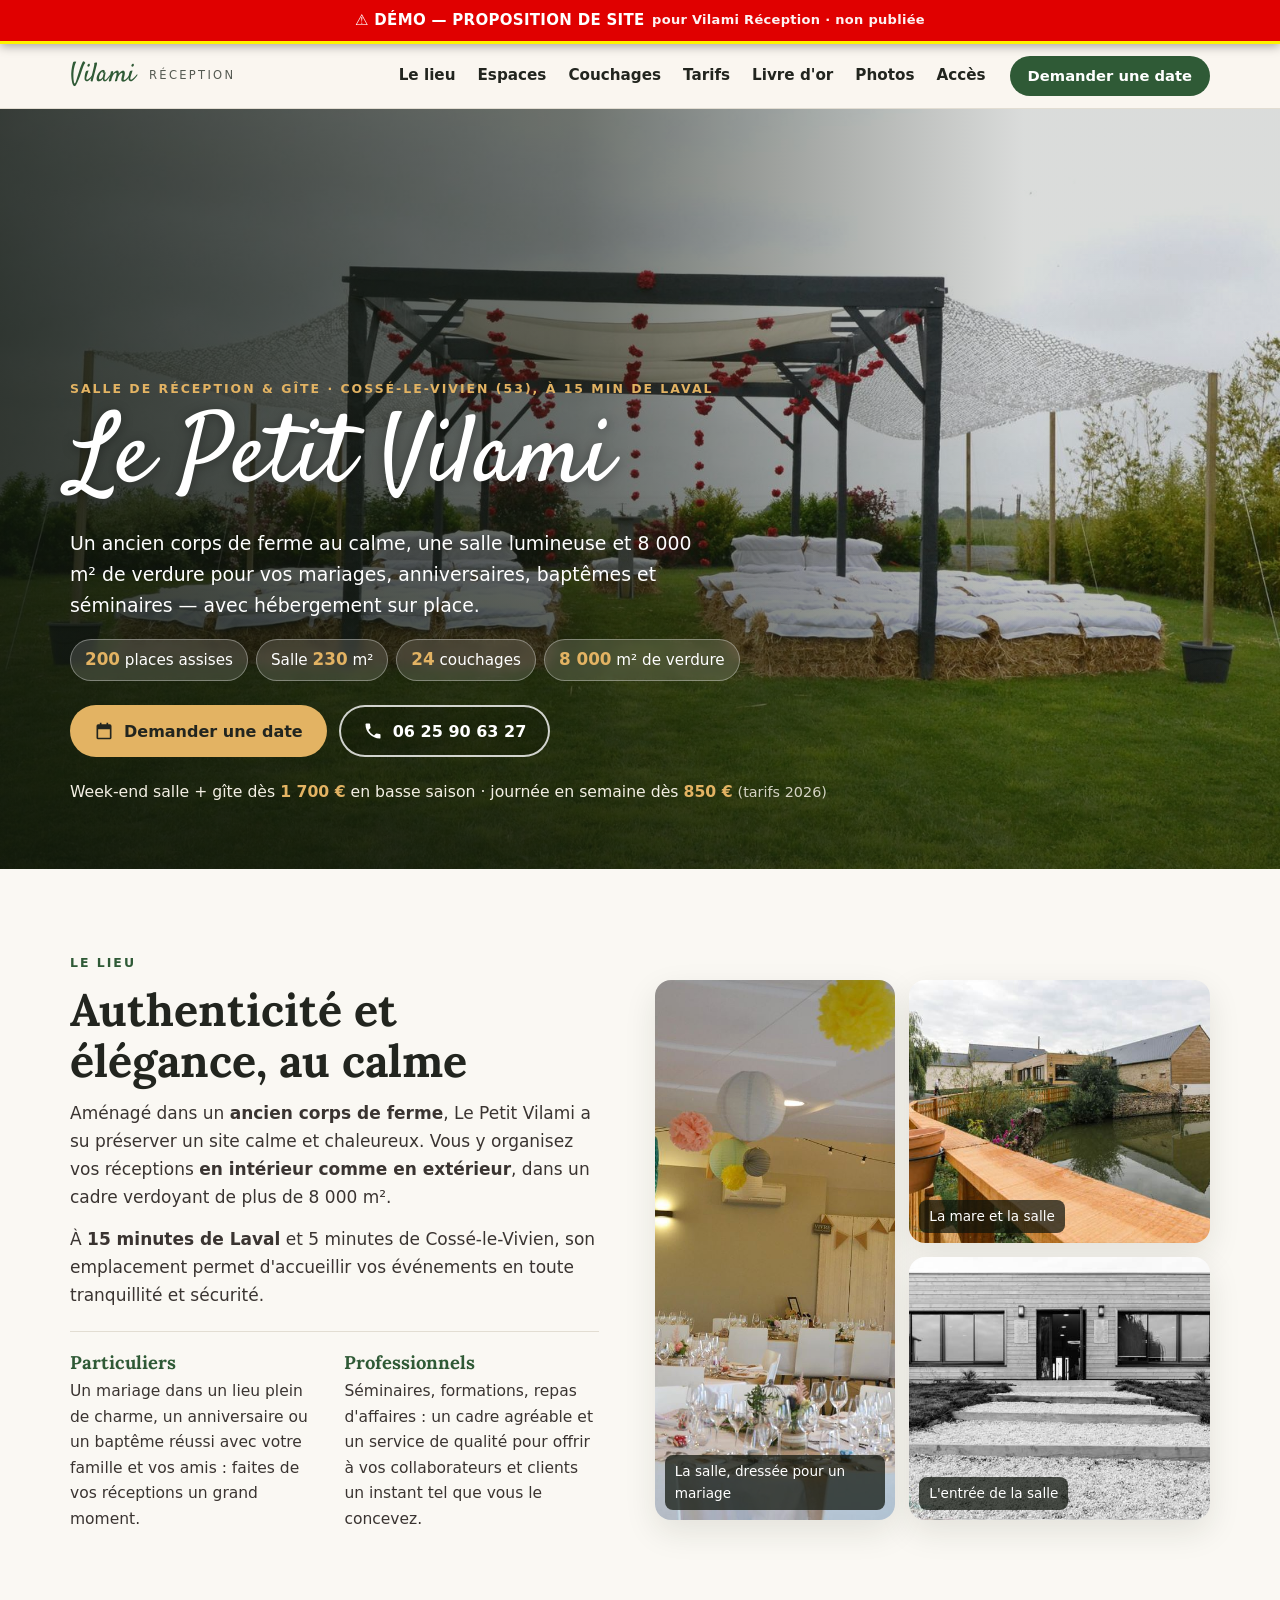
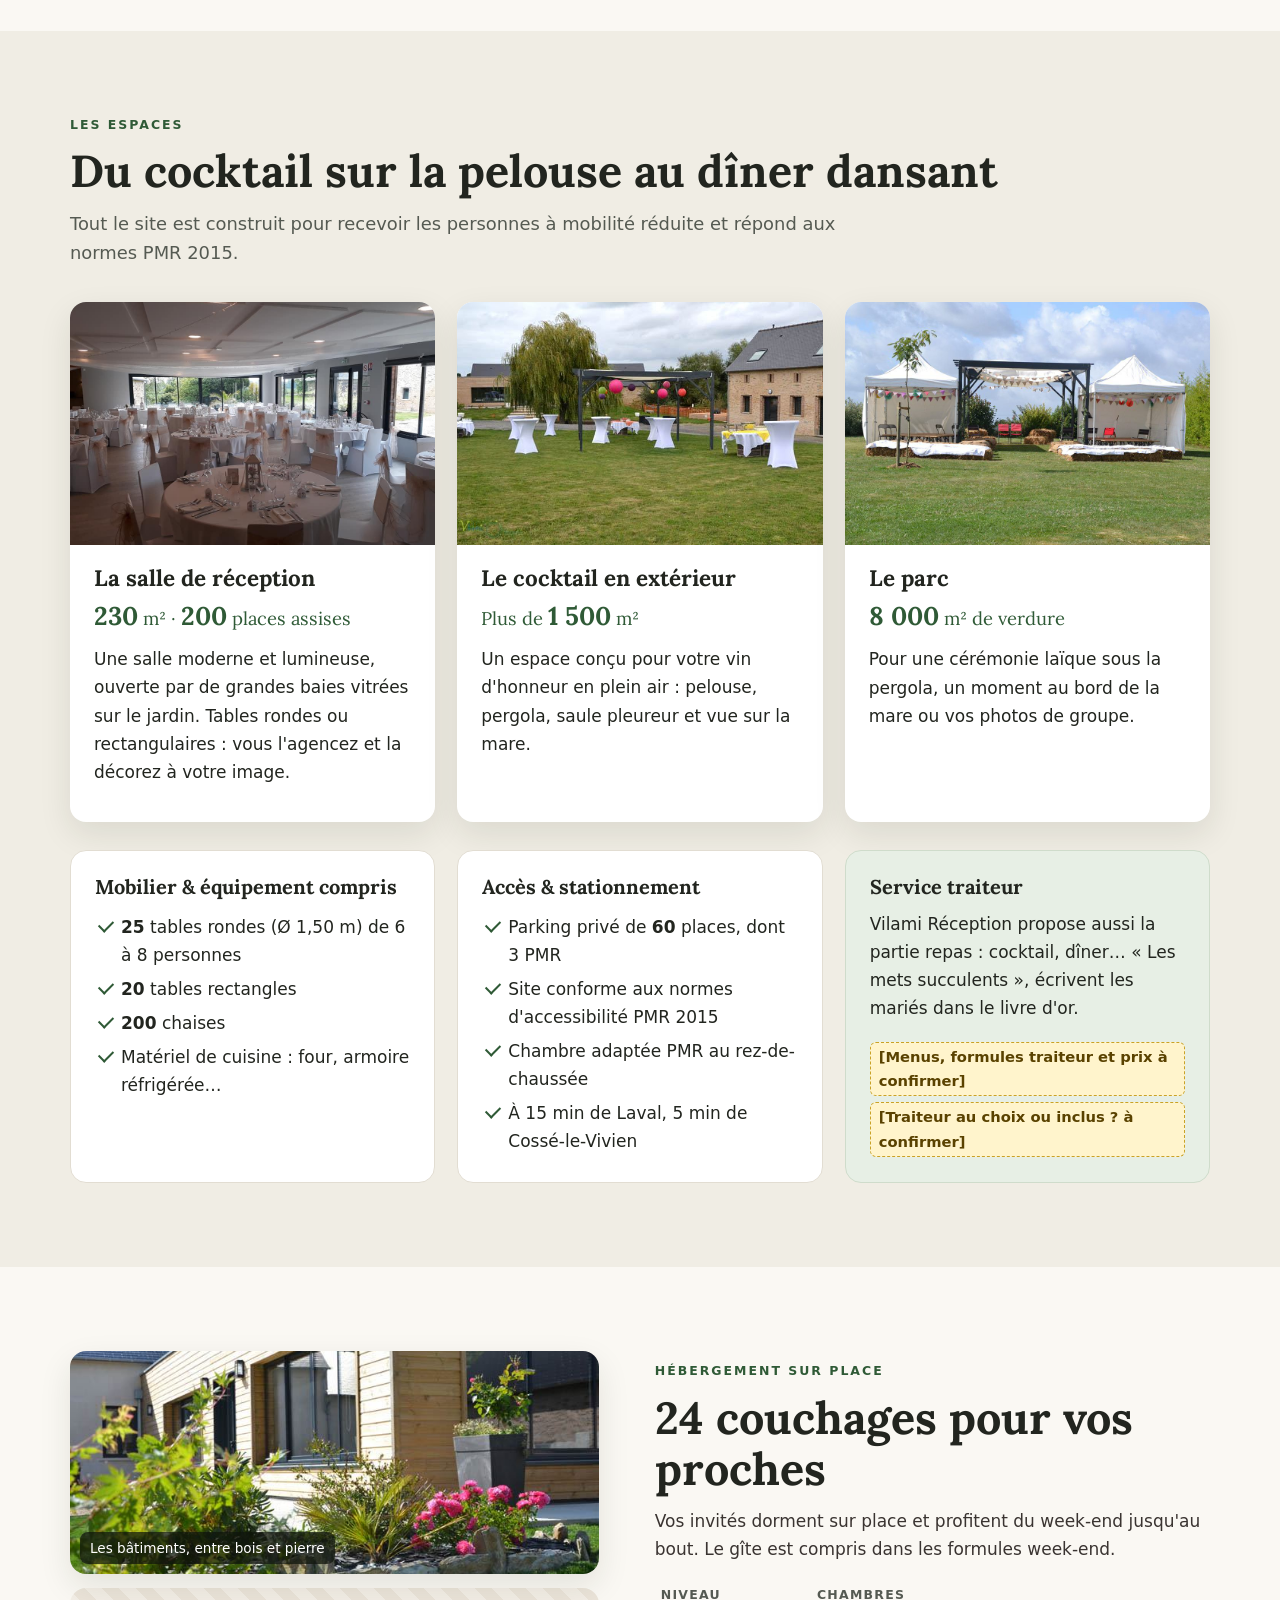
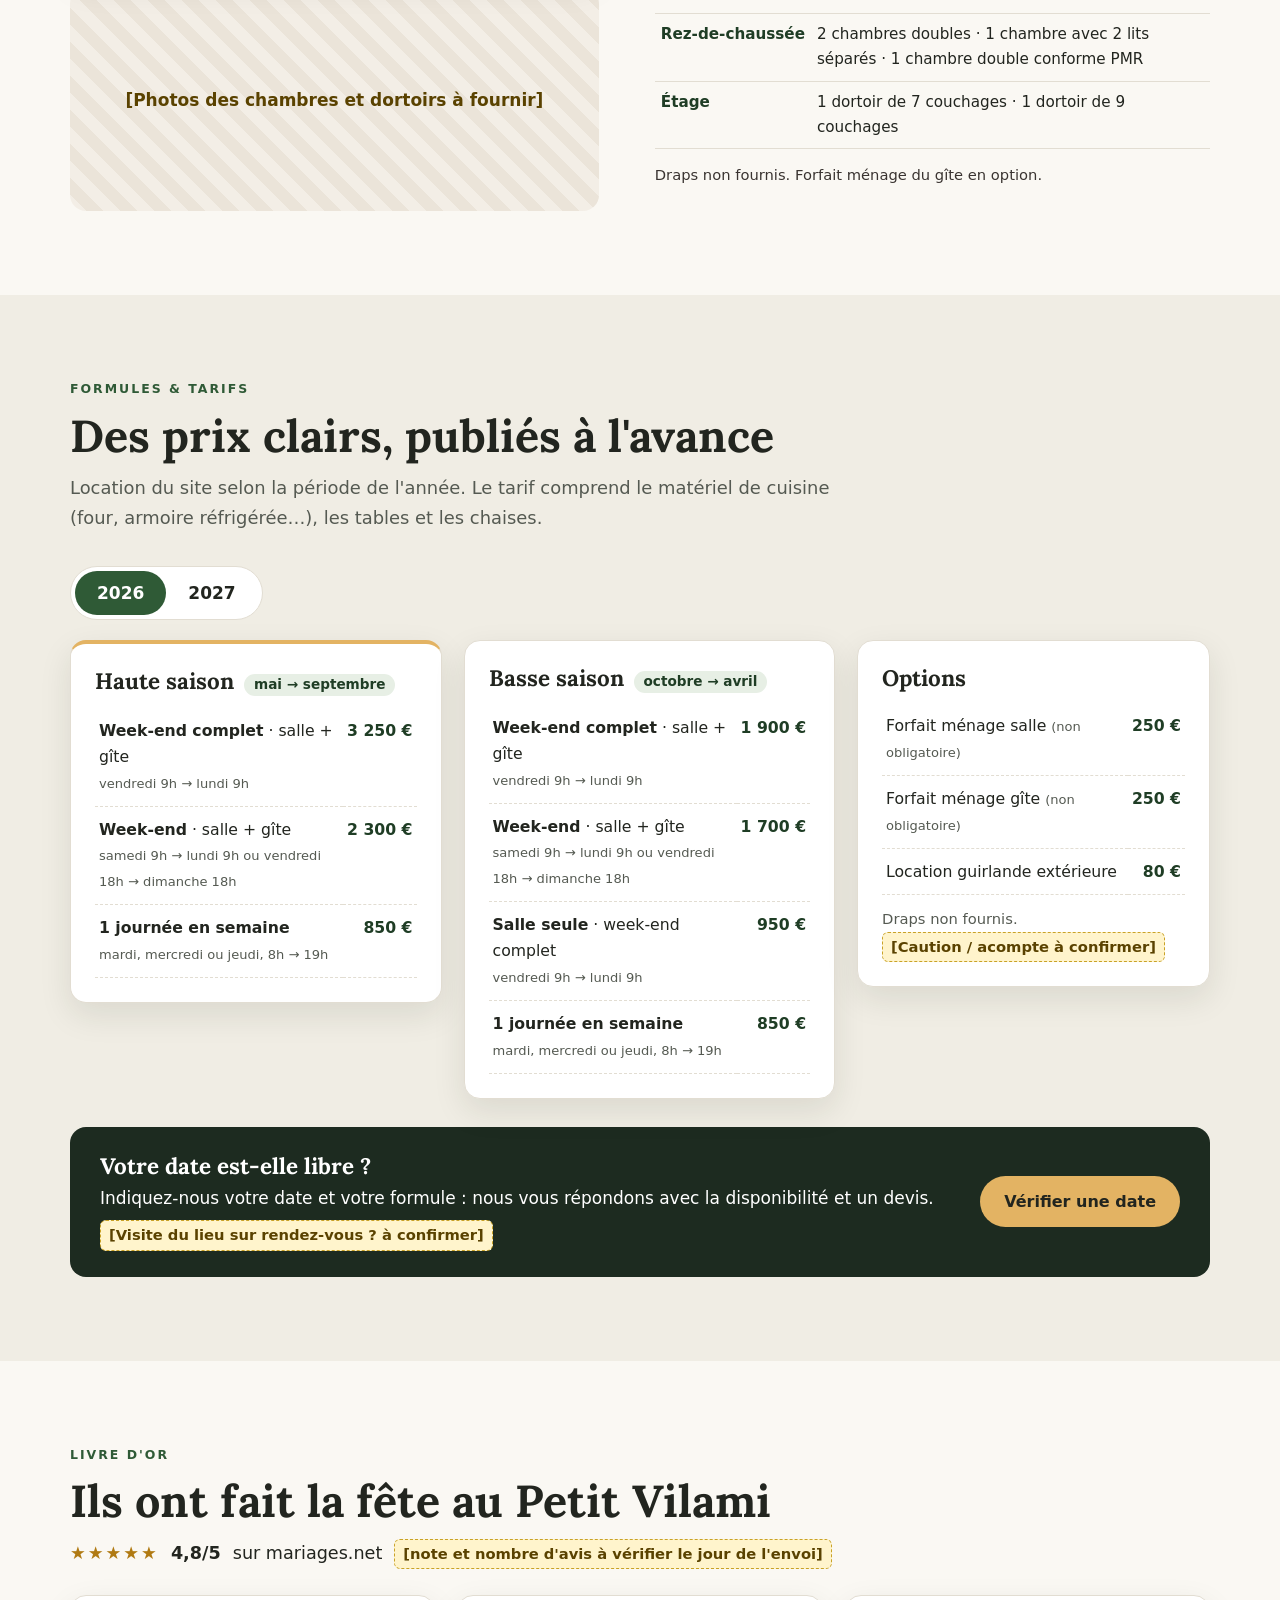
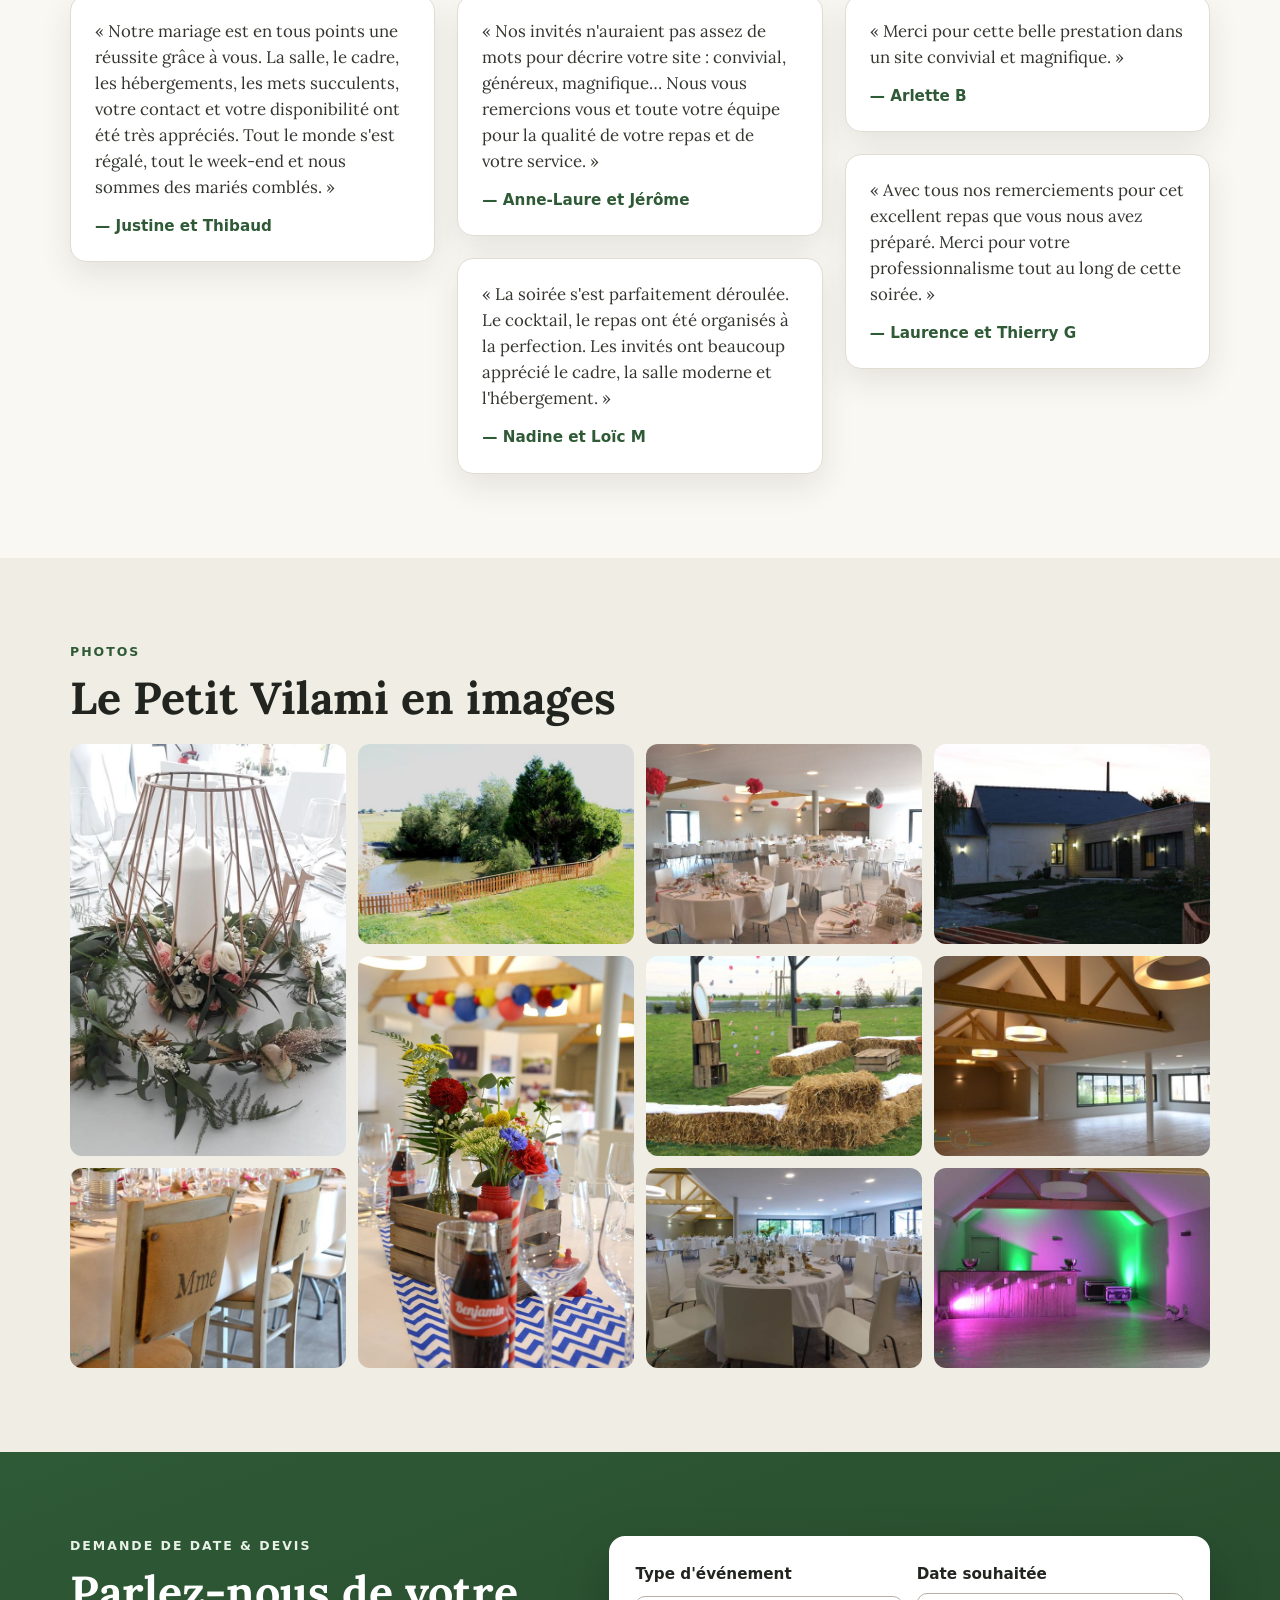
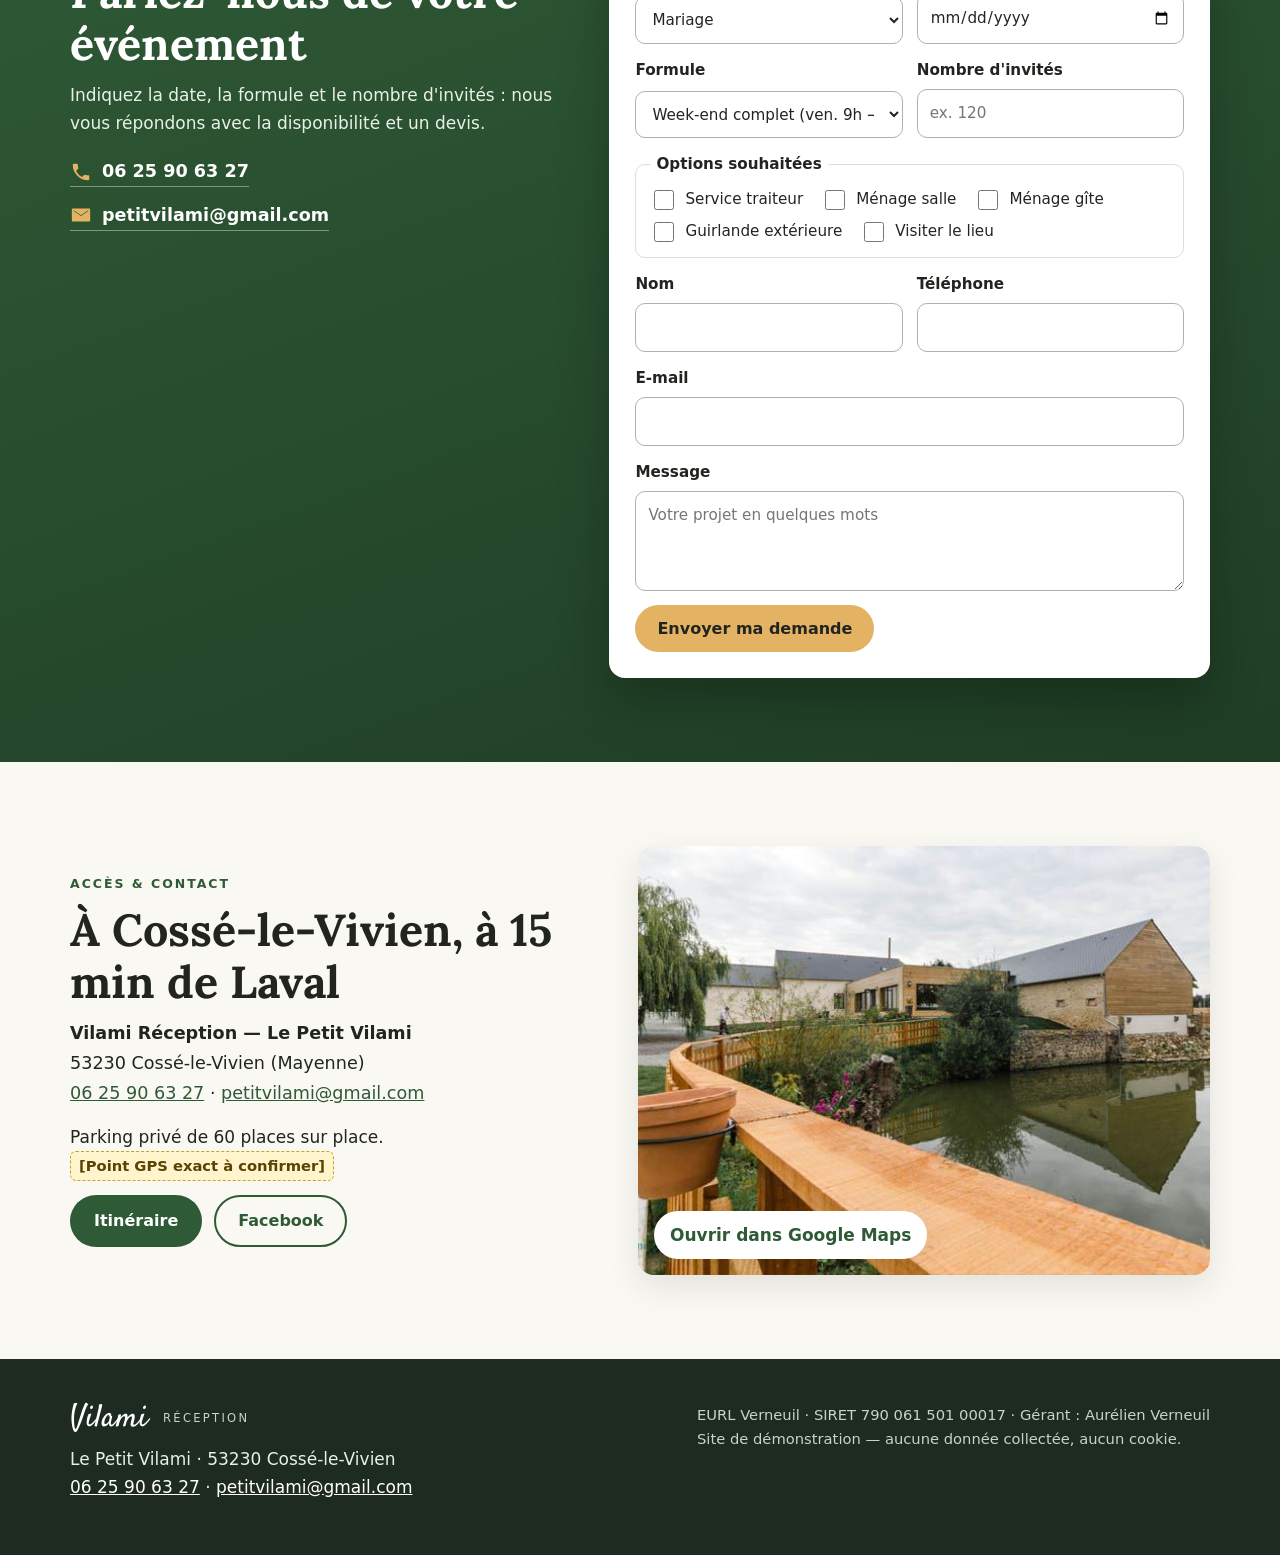
<file: vilami-cosse-le-vivien/index.html>
<!doctype html>
<html lang="fr">
<head>
<meta charset="utf-8">
<meta name="viewport" content="width=device-width, initial-scale=1">
<meta name="robots" content="noindex, nofollow">
<title>Le Petit Vilami — Salle de réception 200 personnes &amp; gîte 24 couchages près de Laval</title>
<meta name="description" content="Vilami Réception à Cossé-le-Vivien (53), à 15 min de Laval : salle de 230 m² pour 200 personnes assises dans un ancien corps de ferme, 8 000 m² de verdure, 24 couchages sur place, service traiteur. Mariages, anniversaires, séminaires.">
<meta name="theme-color" content="#2f4f34">
<link rel="canonical" href="https://vilami.com/">
<meta property="og:type" content="website">
<meta property="og:locale" content="fr_FR">
<meta property="og:title" content="Le Petit Vilami — salle de réception & gîte près de Laval">
<meta property="og:description" content="Ancien corps de ferme, salle de 230 m² pour 200 personnes, 8 000 m² de verdure et 24 couchages sur place, à Cossé-le-Vivien (53).">
<meta property="og:image" content="img/og.jpg">
<link rel="preconnect" href="https://fonts.googleapis.com">
<link rel="preconnect" href="https://fonts.gstatic.com" crossorigin>
<link href="https://fonts.googleapis.com/css2?family=Lora:wght@500;700&family=Satisfy&display=swap" rel="stylesheet">
<link rel="stylesheet" href="style.css">
<link rel="preload" as="image" href="img/hero-900.jpg" imagesrcset="img/hero-900.jpg 900w, img/hero.jpg 1600w" imagesizes="100vw">
<script type="application/ld+json">
{
  "@context": "https://schema.org",
  "@type": ["EventVenue", "LocalBusiness"],
  "name": "Vilami Réception — Le Petit Vilami",
  "alternateName": "Le Petit Vilami",
  "description": "Salle de réception de 230 m² pour 200 personnes assises dans un ancien corps de ferme, 8 000 m² de verdure, hébergement de 24 couchages et service traiteur, à 15 minutes de Laval.",
  "url": "https://vilami.com/",
  "telephone": "+33625906327",
  "email": "petitvilami@gmail.com",
  "image": ["img/hero.jpg", "img/salle-dressee.jpg", "img/mare.jpg"],
  "address": {
    "@type": "PostalAddress",
    "streetAddress": "Le Petit Vilami",
    "postalCode": "53230",
    "addressLocality": "Cossé-le-Vivien",
    "addressRegion": "Mayenne",
    "addressCountry": "FR"
  },
  "hasMap": "https://www.google.com/maps/search/?api=1&query=Vilami+R%C3%A9ception+Le+Petit+Vilami+53230+Coss%C3%A9-le-Vivien",
  "maximumAttendeeCapacity": 200,
  "sameAs": ["https://www.facebook.com/petitvilami/"],
  "amenityFeature": [
    { "@type": "LocationFeatureSpecification", "name": "Salle de réception 230 m² — 200 places assises", "value": true },
    { "@type": "LocationFeatureSpecification", "name": "Hébergement 24 couchages", "value": true },
    { "@type": "LocationFeatureSpecification", "name": "Parking 60 places dont 3 PMR", "value": true },
    { "@type": "LocationFeatureSpecification", "name": "Accessible PMR (normes 2015)", "value": true },
    { "@type": "LocationFeatureSpecification", "name": "Espace cocktail extérieur 1 500 m²", "value": true }
  ]
}
</script>
<style id="demo-bar-css">#demo-bar{position:fixed;top:0;left:0;right:0;z-index:2147483647;height:44px;display:flex;align-items:center;justify-content:center;gap:.5em;padding:0 12px;background:#e00000;color:#fff;font:800 15px/1.1 system-ui,-apple-system,"Segoe UI",Roboto,sans-serif;letter-spacing:.02em;text-transform:uppercase;text-align:center;box-shadow:0 2px 10px rgba(0,0,0,.35);border-bottom:3px solid #fff200}#demo-bar small{font-weight:600;text-transform:none;font-size:13px;opacity:.95}body{padding-top:44px!important}html{scroll-padding-top:120px}@media(max-width:600px){#demo-bar{font-size:14px}#demo-bar small{display:none}}</style>
</head>
<body>
<div id="demo-bar" role="note">⚠ Démo — proposition de site <small>pour Vilami Réception · non publiée</small></div>
<a class="skip" href="#contenu">Aller au contenu</a>

<header class="topbar">
  <div class="wrap topbar-in">
    <a class="brand" href="#top" aria-label="Vilami Réception — accueil">Vilami <small>Réception</small></a>
    <nav class="nav" aria-label="Navigation principale">
      <a href="#lieu">Le lieu</a>
      <a href="#espaces">Espaces</a>
      <a href="#couchages">Couchages</a>
      <a href="#tarifs">Tarifs</a>
      <a href="#avis">Livre d'or</a>
      <a href="#galerie">Photos</a>
      <a href="#acces">Accès</a>
    </nav>
    <a class="btn btn-green btn-sm topbar-cta" href="#demande">Demander une date</a>
  </div>
</header>

<main id="contenu">

<!-- HERO -->
<section class="hero" id="top">
  <img class="hero-bg" src="img/hero-900.jpg" srcset="img/hero-900.jpg 900w, img/hero.jpg 1600w" sizes="100vw" width="1600" height="1067" alt="Cérémonie laïque préparée sous la pergola, sur la pelouse du Petit Vilami : bancs de paille et voilage blanc" fetchpriority="high">
  <div class="wrap hero-in">
    <p class="eyebrow">Salle de réception &amp; gîte · Cossé-le-Vivien (53), à 15 min de Laval</p>
    <h1><span class="script">Le Petit Vilami</span></h1>
    <p class="hook">Un ancien corps de ferme au calme, une salle lumineuse et 8 000 m² de verdure pour vos mariages, anniversaires, baptêmes et séminaires — avec hébergement sur place.</p>
    <ul class="keyfacts" aria-label="En bref">
      <li><b>200</b> places assises</li>
      <li>Salle <b>230</b> m²</li>
      <li><b>24</b> couchages</li>
      <li><b>8 000</b> m² de verdure</li>
    </ul>
    <div class="cta">
      <a class="btn btn-gold" href="#demande">
        <svg viewBox="0 0 24 24" aria-hidden="true"><path d="M7 2v2H5a2 2 0 0 0-2 2v14a2 2 0 0 0 2 2h14a2 2 0 0 0 2-2V6a2 2 0 0 0-2-2h-2V2h-2v2H9V2H7zm-2 8h14v10H5V10z"/></svg>
        Demander une date
      </a>
      <a class="btn btn-ghost" href="tel:+33625906327">
        <svg viewBox="0 0 24 24" aria-hidden="true"><path d="M6.6 10.8a15.2 15.2 0 0 0 6.6 6.6l2.2-2.2a1 1 0 0 1 1-.25 11.4 11.4 0 0 0 3.6.57 1 1 0 0 1 1 1V20a1 1 0 0 1-1 1A17 17 0 0 1 3 4a1 1 0 0 1 1-1h3.5a1 1 0 0 1 1 1c0 1.25.2 2.45.57 3.57a1 1 0 0 1-.25 1L6.6 10.8z"/></svg>
        06 25 90 63 27
      </a>
    </div>
    <p class="from">Week-end salle + gîte dès <b>1 700 €</b> en basse saison · journée en semaine dès <b>850 €</b> <span>(tarifs 2026)</span></p>
  </div>
</section>

<!-- LE LIEU -->
<section class="section" id="lieu">
  <div class="wrap split">
    <div class="split-text">
      <p class="eyebrow dark">Le lieu</p>
      <h2>Authenticité et élégance, au calme</h2>
      <p>Aménagé dans un <strong>ancien corps de ferme</strong>, Le Petit Vilami a su préserver un site calme et chaleureux. Vous y organisez vos réceptions <strong>en intérieur comme en extérieur</strong>, dans un cadre verdoyant de plus de 8 000 m².</p>
      <p>À <strong>15 minutes de Laval</strong> et 5 minutes de Cossé-le-Vivien, son emplacement permet d'accueillir vos événements en toute tranquillité et sécurité.</p>
      <div class="two">
        <div>
          <h3>Particuliers</h3>
          <p>Un mariage dans un lieu plein de charme, un anniversaire ou un baptême réussi avec votre famille et vos amis : faites de vos réceptions un grand moment.</p>
        </div>
        <div>
          <h3>Professionnels</h3>
          <p>Séminaires, formations, repas d'affaires : un cadre agréable et un service de qualité pour offrir à vos collaborateurs et clients un instant tel que vous le concevez.</p>
        </div>
      </div>
    </div>
    <div class="split-media">
      <figure class="tall">
        <img src="img/interieur-salle.jpg" width="640" height="960" loading="lazy" alt="La salle décorée de lanternes en papier et de guirlandes, tables dressées">
        <figcaption>La salle, dressée pour un mariage</figcaption>
      </figure>
      <figure>
        <img src="img/mare.jpg" width="664" height="424" loading="lazy" alt="La mare bordée d'une barrière en bois, devant la salle en bardage bois et les anciens bâtiments de ferme">
        <figcaption>La mare et la salle</figcaption>
      </figure>
      <figure>
        <img src="img/entree.jpg" width="664" height="424" loading="lazy" alt="L'entrée de la salle en bardage bois, allée en marches de gravier">
        <figcaption>L'entrée de la salle</figcaption>
      </figure>
    </div>
  </div>
</section>

<!-- ESPACES -->
<section class="section alt" id="espaces">
  <div class="wrap">
    <p class="eyebrow dark">Les espaces</p>
    <h2>Du cocktail sur la pelouse au dîner dansant</h2>
    <p class="lead">Tout le site est construit pour recevoir les personnes à mobilité réduite et répond aux normes PMR 2015.</p>

    <div class="spaces">
      <article class="space">
        <img src="img/salle-dressee.jpg" width="960" height="720" loading="lazy" alt="La grande salle dressée de tables rondes nappées de blanc, larges baies vitrées">
        <div class="space-body">
          <h3>La salle de réception</h3>
          <p class="cap"><b>230</b> m² · <b>200</b> places assises</p>
          <p>Une salle moderne et lumineuse, ouverte par de grandes baies vitrées sur le jardin. Tables rondes ou rectangulaires : vous l'agencez et la décorez à votre image.</p>
        </div>
      </article>
      <article class="space">
        <img src="img/cocktail-pergola.jpg" width="664" height="424" loading="lazy" alt="Mange-debout et lampions sous la pergola, sur la pelouse devant la longère en pierre">
        <div class="space-body">
          <h3>Le cocktail en extérieur</h3>
          <p class="cap">Plus de <b>1 500</b> m²</p>
          <p>Un espace conçu pour votre vin d'honneur en plein air : pelouse, pergola, saule pleureur et vue sur la mare.</p>
        </div>
      </article>
      <article class="space">
        <img src="img/ceremonie.jpg" width="960" height="640" loading="lazy" alt="Cérémonie laïque installée sur la pelouse : pergola, bancs de paille et tonnelles blanches">
        <div class="space-body">
          <h3>Le parc</h3>
          <p class="cap"><b>8 000</b> m² de verdure</p>
          <p>Pour une cérémonie laïque sous la pergola, un moment au bord de la mare ou vos photos de groupe.</p>
        </div>
      </article>
    </div>

    <div class="equip">
      <div class="equip-card">
        <h3>Mobilier &amp; équipement compris</h3>
        <ul class="ticks">
          <li><b>25</b> tables rondes (Ø 1,50 m) de 6 à 8 personnes</li>
          <li><b>20</b> tables rectangles</li>
          <li><b>200</b> chaises</li>
          <li>Matériel de cuisine : four, armoire réfrigérée…</li>
        </ul>
      </div>
      <div class="equip-card">
        <h3>Accès &amp; stationnement</h3>
        <ul class="ticks">
          <li>Parking privé de <b>60</b> places, dont 3 PMR</li>
          <li>Site conforme aux normes d'accessibilité PMR 2015</li>
          <li>Chambre adaptée PMR au rez-de-chaussée</li>
          <li>À 15 min de Laval, 5 min de Cossé-le-Vivien</li>
        </ul>
      </div>
      <div class="equip-card traiteur">
        <h3>Service traiteur</h3>
        <p>Vilami Réception propose aussi la partie repas : cocktail, dîner… « Les mets succulents », écrivent les mariés dans le livre d'or.</p>
        <p class="todo">[Menus, formules traiteur et prix à confirmer]</p>
        <p class="todo">[Traiteur au choix ou inclus ? à confirmer]</p>
      </div>
    </div>
  </div>
</section>

<!-- COUCHAGES -->
<section class="section" id="couchages">
  <div class="wrap split rev">
    <div class="split-text">
      <p class="eyebrow dark">Hébergement sur place</p>
      <h2>24 couchages pour vos proches</h2>
      <p>Vos invités dorment sur place et profitent du week-end jusqu'au bout. Le gîte est compris dans les formules week-end.</p>
      <table class="rooms">
        <caption class="sr">Répartition des couchages</caption>
        <thead><tr><th scope="col">Niveau</th><th scope="col">Chambres</th></tr></thead>
        <tbody>
          <tr><th scope="row">Rez-de-chaussée</th><td>2 chambres doubles · 1 chambre avec 2 lits séparés · 1 chambre double conforme PMR</td></tr>
          <tr><th scope="row">Étage</th><td>1 dortoir de 7 couchages · 1 dortoir de 9 couchages</td></tr>
        </tbody>
      </table>
      <p class="small">Draps non fournis. Forfait ménage du gîte en option.</p>
    </div>
    <div class="split-media single">
      <figure>
        <img src="img/exterieur.jpg" width="664" height="424" loading="lazy" alt="Façade en bardage bois et massifs fleuris">
        <figcaption>Les bâtiments, entre bois et pierre</figcaption>
      </figure>
      <div class="ph" role="img" aria-label="Emplacement photo des chambres">[Photos des chambres et dortoirs à fournir]</div>
    </div>
  </div>
</section>

<!-- TARIFS -->
<section class="section alt" id="tarifs">
  <div class="wrap">
    <p class="eyebrow dark">Formules &amp; tarifs</p>
    <h2>Des prix clairs, publiés à l'avance</h2>
    <p class="lead">Location du site selon la période de l'année. Le tarif comprend le matériel de cuisine (four, armoire réfrigérée…), les tables et les chaises.</p>

    <div class="year-switch" role="group" aria-label="Choisir l'année">
      <button type="button" class="yr" aria-pressed="true" data-year="2026">2026</button>
      <button type="button" class="yr" aria-pressed="false" data-year="2027">2027</button>
    </div>

    <div class="prices" id="prices" data-year="2026">
      <div class="price-card high">
        <h3>Haute saison <span>mai → septembre</span></h3>
        <table class="ptable">
          <caption class="sr">Tarifs haute saison</caption>
          <tbody>
            <tr><th scope="row"><b>Week-end complet</b> · salle + gîte<br><small>vendredi 9h → lundi 9h</small></th><td><span class="y26">3 250 €</span><span class="y27">3 250 €</span></td></tr>
            <tr><th scope="row"><b>Week-end</b> · salle + gîte<br><small>samedi 9h → lundi 9h ou vendredi 18h → dimanche 18h</small></th><td><span class="y26">2 300 €</span><span class="y27">2 400 €</span></td></tr>
            <tr><th scope="row"><b>1 journée en semaine</b><br><small>mardi, mercredi ou jeudi, 8h → 19h</small></th><td><span class="y26">850 €</span><span class="y27">900 €</span></td></tr>
          </tbody>
        </table>
      </div>
      <div class="price-card">
        <h3>Basse saison <span>octobre → avril</span></h3>
        <table class="ptable">
          <caption class="sr">Tarifs basse saison</caption>
          <tbody>
            <tr><th scope="row"><b>Week-end complet</b> · salle + gîte<br><small>vendredi 9h → lundi 9h</small></th><td><span class="y26">1 900 €</span><span class="y27">2 000 €</span></td></tr>
            <tr><th scope="row"><b>Week-end</b> · salle + gîte<br><small>samedi 9h → lundi 9h ou vendredi 18h → dimanche 18h</small></th><td><span class="y26">1 700 €</span><span class="y27">1 800 €</span></td></tr>
            <tr><th scope="row"><b>Salle seule</b> · week-end complet<br><small>vendredi 9h → lundi 9h</small></th><td><span class="y26">950 €</span><span class="y27">1 000 €</span></td></tr>
            <tr><th scope="row"><b>1 journée en semaine</b><br><small>mardi, mercredi ou jeudi, 8h → 19h</small></th><td><span class="y26">850 €</span><span class="y27">900 €</span></td></tr>
          </tbody>
        </table>
      </div>
      <div class="price-card">
        <h3>Options</h3>
        <table class="ptable">
          <caption class="sr">Options</caption>
          <tbody>
            <tr><th scope="row">Forfait ménage salle <small>(non obligatoire)</small></th><td><span class="y26">250 €</span><span class="y27">260 €</span></td></tr>
            <tr><th scope="row">Forfait ménage gîte <small>(non obligatoire)</small></th><td><span class="y26">250 €</span><span class="y27">260 €</span></td></tr>
            <tr><th scope="row">Location guirlande extérieure</th><td><span class="y26">80 €</span><span class="y27">85 €</span></td></tr>
          </tbody>
        </table>
        <p class="small">Draps non fournis. <span class="todo">[Caution / acompte à confirmer]</span></p>
      </div>
    </div>

    <div class="avail">
      <div>
        <h3>Votre date est-elle libre ?</h3>
        <p>Indiquez-nous votre date et votre formule : nous vous répondons avec la disponibilité et un devis.</p>
        <p class="todo">[Visite du lieu sur rendez-vous ? à confirmer]</p>
      </div>
      <a class="btn btn-gold" href="#demande">Vérifier une date</a>
    </div>
  </div>
</section>

<!-- AVIS -->
<section class="section" id="avis">
  <div class="wrap">
    <p class="eyebrow dark">Livre d'or</p>
    <h2>Ils ont fait la fête au Petit Vilami</h2>
    <p class="rating"><span class="stars" aria-hidden="true">★★★★★</span> <b>4,8/5</b> sur mariages.net <span class="todo">[note et nombre d'avis à vérifier le jour de l'envoi]</span></p>
    <div class="quotes">
      <blockquote>
        <p>« Notre mariage est en tous points une réussite grâce à vous. La salle, le cadre, les hébergements, les mets succulents, votre contact et votre disponibilité ont été très appréciés. Tout le monde s'est régalé, tout le week-end et nous sommes des mariés comblés. »</p>
        <footer>Justine et Thibaud</footer>
      </blockquote>
      <blockquote>
        <p>« Nos invités n'auraient pas assez de mots pour décrire votre site : convivial, généreux, magnifique… Nous vous remercions vous et toute votre équipe pour la qualité de votre repas et de votre service. »</p>
        <footer>Anne-Laure et Jérôme</footer>
      </blockquote>
      <blockquote>
        <p>« La soirée s'est parfaitement déroulée. Le cocktail, le repas ont été organisés à la perfection. Les invités ont beaucoup apprécié le cadre, la salle moderne et l'hébergement. »</p>
        <footer>Nadine et Loïc M</footer>
      </blockquote>
      <blockquote>
        <p>« Merci pour cette belle prestation dans un site convivial et magnifique. »</p>
        <footer>Arlette B</footer>
      </blockquote>
      <blockquote>
        <p>« Avec tous nos remerciements pour cet excellent repas que vous nous avez préparé. Merci pour votre professionnalisme tout au long de cette soirée. »</p>
        <footer>Laurence et Thierry G</footer>
      </blockquote>
    </div>
  </div>
</section>

<!-- GALERIE -->
<section class="section alt" id="galerie">
  <div class="wrap">
    <p class="eyebrow dark">Photos</p>
    <h2>Le Petit Vilami en images</h2>
    <div class="gallery" id="gallery">
      <a href="img/centre-table.jpg" class="g-tall"><img src="img/centre-table.jpg" width="720" height="960" loading="lazy" alt="Centre de table : photophore doré, bougie et couronne de fleurs"></a>
      <a href="img/mare-arboree.jpg"><img src="img/mare-arboree.jpg" width="664" height="424" loading="lazy" alt="La mare arborée et la campagne autour"></a>
      <a href="img/deco-salle.jpg"><img src="img/deco-salle.jpg" width="664" height="424" loading="lazy" alt="Tables rondes décorées de fleurs en papier rouges dans la salle"></a>
      <a href="img/nuit.jpg"><img src="img/nuit.jpg" width="664" height="424" loading="lazy" alt="Les bâtiments éclairés à la tombée de la nuit"></a>
      <a href="img/detail-table.jpg" class="g-tall"><img src="img/detail-table.jpg" width="800" height="1200" loading="lazy" alt="Détail de table : bouquet coloré dans une caisse en bois, verres et chemin de table"></a>
      <a href="img/deco-pergola.jpg"><img src="img/deco-pergola.jpg" width="664" height="424" loading="lazy" alt="Décor champêtre sur la pelouse : bottes de paille, caisses en bois et lanterne"></a>
      <a href="img/salle-vide.jpg"><img src="img/salle-vide.jpg" width="664" height="424" loading="lazy" alt="La salle vide sous sa charpente apparente, prête à être aménagée"></a>
      <a href="img/chaises-mme-mr.jpg"><img src="img/chaises-mme-mr.jpg" width="664" height="424" loading="lazy" alt="Chaises des mariés habillées de toile de jute « Mme » et « Mr »"></a>
      <a href="img/tables-rondes.jpg"><img src="img/tables-rondes.jpg" width="664" height="424" loading="lazy" alt="Table ronde dressée au premier plan, salle lumineuse en arrière-plan"></a>
      <a href="img/bar.jpg"><img src="img/bar.jpg" width="664" height="424" loading="lazy" alt="L'espace bar éclairé de lumières violettes et vertes"></a>
    </div>
  </div>
</section>

<!-- DEMANDE -->
<section class="section request-sec" id="demande">
  <div class="wrap request">
    <div class="request-intro">
      <p class="eyebrow">Demande de date &amp; devis</p>
      <h2>Parlez-nous de votre événement</h2>
      <p>Indiquez la date, la formule et le nombre d'invités : nous vous répondons avec la disponibilité et un devis.</p>
      <ul class="contact-list">
        <li><a href="tel:+33625906327"><svg viewBox="0 0 24 24" aria-hidden="true"><path d="M6.6 10.8a15.2 15.2 0 0 0 6.6 6.6l2.2-2.2a1 1 0 0 1 1-.25 11.4 11.4 0 0 0 3.6.57 1 1 0 0 1 1 1V20a1 1 0 0 1-1 1A17 17 0 0 1 3 4a1 1 0 0 1 1-1h3.5a1 1 0 0 1 1 1c0 1.25.2 2.45.57 3.57a1 1 0 0 1-.25 1L6.6 10.8z"/></svg>06 25 90 63 27</a></li>
        <li><a href="mailto:petitvilami@gmail.com"><svg viewBox="0 0 24 24" aria-hidden="true"><path d="M3 5h18a1 1 0 0 1 1 1v12a1 1 0 0 1-1 1H3a1 1 0 0 1-1-1V6a1 1 0 0 1 1-1zm9 7.2L4.4 7H4v.6l8 5.4 8-5.4V7h-.4L12 12.2z"/></svg>petitvilami@gmail.com</a></li>
      </ul>
    </div>

    <form class="form" id="request-form" novalidate>
      <div class="row2">
        <label>Type d'événement
          <select name="type">
            <option>Mariage</option>
            <option>Anniversaire</option>
            <option>Baptême / communion</option>
            <option>Séminaire / formation</option>
            <option>Repas d'affaires</option>
            <option>Autre</option>
          </select>
        </label>
        <label>Date souhaitée<input type="date" name="date" required></label>
      </div>
      <div class="row2">
        <label>Formule
          <select name="formule">
            <option>Week-end complet (ven. 9h → lun. 9h) — salle + gîte</option>
            <option>Week-end (sam. → lun. ou ven. → dim.) — salle + gîte</option>
            <option>Salle seule, week-end complet (basse saison)</option>
            <option>1 journée en semaine (mar., mer., jeu.)</option>
            <option>Je ne sais pas encore</option>
          </select>
        </label>
        <label>Nombre d'invités<input type="number" name="invites" min="1" max="250" inputmode="numeric" placeholder="ex. 120" required></label>
      </div>
      <fieldset>
        <legend>Options souhaitées</legend>
        <label class="check"><input type="checkbox" name="options" value="Service traiteur"> Service traiteur</label>
        <label class="check"><input type="checkbox" name="options" value="Forfait ménage salle"> Ménage salle</label>
        <label class="check"><input type="checkbox" name="options" value="Forfait ménage gîte"> Ménage gîte</label>
        <label class="check"><input type="checkbox" name="options" value="Guirlande extérieure"> Guirlande extérieure</label>
        <label class="check"><input type="checkbox" name="options" value="Visite du lieu"> Visiter le lieu</label>
      </fieldset>
      <div class="row2">
        <label>Nom<input type="text" name="nom" autocomplete="name" required></label>
        <label>Téléphone<input type="tel" name="tel" autocomplete="tel"></label>
      </div>
      <label>E-mail<input type="email" name="email" autocomplete="email" required></label>
      <label>Message<textarea name="message" rows="3" placeholder="Votre projet en quelques mots"></textarea></label>
      <button class="btn btn-gold" type="submit">Envoyer ma demande</button>
      <div class="form-msg" id="form-msg" role="status" aria-live="polite" hidden></div>
    </form>
  </div>
</section>

<!-- ACCES -->
<section class="section" id="acces">
  <div class="wrap access">
    <div>
      <p class="eyebrow dark">Accès &amp; contact</p>
      <h2>À Cossé-le-Vivien, à 15 min de Laval</h2>
      <address>
        <strong>Vilami Réception — Le Petit Vilami</strong><br>
        53230 Cossé-le-Vivien (Mayenne)<br>
        <a href="tel:+33625906327">06 25 90 63 27</a> · <a href="mailto:petitvilami@gmail.com">petitvilami@gmail.com</a>
      </address>
      <p>Parking privé de 60 places sur place. <span class="todo">[Point GPS exact à confirmer]</span></p>
      <div class="cta">
        <a class="btn btn-green" href="https://www.google.com/maps/dir/?api=1&amp;destination=Vilami+R%C3%A9ception+Le+Petit+Vilami+53230+Coss%C3%A9-le-Vivien" target="_blank" rel="noopener">Itinéraire</a>
        <a class="btn btn-outline" href="https://www.facebook.com/petitvilami/" target="_blank" rel="noopener">Facebook</a>
      </div>
    </div>
    <a class="map" href="https://www.google.com/maps/search/?api=1&amp;query=Vilami+R%C3%A9ception+Le+Petit+Vilami+53230+Coss%C3%A9-le-Vivien" target="_blank" rel="noopener">
      <img src="img/mare.jpg" width="664" height="424" loading="lazy" alt="Le Petit Vilami vu depuis la mare — ouvrir le plan dans Google Maps">
      <span>Ouvrir dans Google Maps</span>
    </a>
  </div>
</section>

</main>

<footer class="footer">
  <div class="wrap footer-in">
    <div>
      <p class="brand brand-foot">Vilami <small>Réception</small></p>
      <p>Le Petit Vilami · 53230 Cossé-le-Vivien<br>
      <a href="tel:+33625906327">06 25 90 63 27</a> · <a href="mailto:petitvilami@gmail.com">petitvilami@gmail.com</a></p>
    </div>
    <div class="foot-right">
      <p class="small">EURL Verneuil · SIRET 790 061 501 00017 · Gérant : Aurélien Verneuil<br>Site de démonstration — aucune donnée collectée, aucun cookie.</p>
    </div>
  </div>
</footer>

<nav class="mbar" aria-label="Actions rapides">
  <a href="tel:+33625906327"><svg viewBox="0 0 24 24" aria-hidden="true"><path d="M6.6 10.8a15.2 15.2 0 0 0 6.6 6.6l2.2-2.2a1 1 0 0 1 1-.25 11.4 11.4 0 0 0 3.6.57 1 1 0 0 1 1 1V20a1 1 0 0 1-1 1A17 17 0 0 1 3 4a1 1 0 0 1 1-1h3.5a1 1 0 0 1 1 1c0 1.25.2 2.45.57 3.57a1 1 0 0 1-.25 1L6.6 10.8z"/></svg>Appeler</a>
  <a href="#demande" class="mbar-main"><svg viewBox="0 0 24 24" aria-hidden="true"><path d="M7 2v2H5a2 2 0 0 0-2 2v14a2 2 0 0 0 2 2h14a2 2 0 0 0 2-2V6a2 2 0 0 0-2-2h-2V2h-2v2H9V2H7zm-2 8h14v10H5V10z"/></svg>Demander une date</a>
  <a href="https://www.google.com/maps/dir/?api=1&amp;destination=Vilami+R%C3%A9ception+Le+Petit+Vilami+53230+Coss%C3%A9-le-Vivien" target="_blank" rel="noopener"><svg viewBox="0 0 24 24" aria-hidden="true"><path d="M12 2a7 7 0 0 0-7 7c0 5.25 7 13 7 13s7-7.75 7-13a7 7 0 0 0-7-7zm0 9.5A2.5 2.5 0 1 1 12 6.5a2.5 2.5 0 0 1 0 5z"/></svg>Itinéraire</a>
</nav>

<dialog class="lightbox" id="lightbox" aria-label="Photo agrandie">
  <button class="lb-close" type="button" aria-label="Fermer">×</button>
  <button class="lb-nav lb-prev" type="button" aria-label="Photo précédente">‹</button>
  <img alt="">
  <button class="lb-nav lb-next" type="button" aria-label="Photo suivante">›</button>
  <p class="lb-cap"></p>
</dialog>

<script src="script.js" defer></script>
<script id="demo-bar-js">(function(){function f(){var H=document.getElementById("demo-bar").offsetHeight;document.querySelectorAll("body *").forEach(function(e){if(e.id==="demo-bar")return;var c=getComputedStyle(e);if((c.position==="sticky"||c.position==="fixed")&&parseFloat(c.top)<H&&c.top!=="auto"&&!(c.position==="fixed"&&c.bottom==="0px"&&c.top!=="0px")){if(!e.dataset.demoTop){e.dataset.demoTop=1;e.style.top=(parseFloat(c.top)+H)+"px";}}});}if(document.readyState!=="loading")f();else document.addEventListener("DOMContentLoaded",f);})();</script>
</body>
</html>
</file>
<file: clefs-du-bonheur-chateau-gontier/style.css>
/* Les Clefs du Bonheur — mobile-first, no build step */
:root{
  --navy:#1c3a5e; --navy-2:#142b46; --red:#b3262a; --red-2:#951d21;
  --cream:#faf6ef; --tint:#f2ebdf; --ink:#26241f; --muted:#5b564e; --line:#e2d8c6;
  --green:#1d5a44; --gold:#f4d9a6;
  --serif:Georgia,"Times New Roman",serif;
  --sans:system-ui,-apple-system,"Segoe UI",Roboto,"Helvetica Neue",Arial,sans-serif;
  --script:"Dancing Script",cursive;
  --r:14px; --shadow:0 10px 30px -18px rgba(20,30,50,.45);
}
*,*::before,*::after{box-sizing:border-box}
html{scroll-behavior:smooth;scroll-padding-top:72px;-webkit-text-size-adjust:100%}
@media (prefers-reduced-motion:reduce){html{scroll-behavior:auto}*{transition:none!important}}
body{margin:0;background:var(--cream);color:var(--ink);font:400 1.0625rem/1.6 var(--sans);padding-bottom:68px}
img{max-width:100%;height:auto;display:block}
a{color:var(--navy)}
h1,h2,h3{font-family:var(--serif);color:var(--navy);line-height:1.2;margin:0 0 .5em}
h2{font-size:clamp(1.6rem,4.5vw,2.3rem)}
h3{font-size:1.4rem}
p{margin:0 0 1em}
:focus-visible{outline:3px solid #e0a43a;outline-offset:2px;border-radius:4px}
.wrap{width:100%;max-width:1160px;margin:0 auto;padding:0 16px}
.sr-only{position:absolute;width:1px;height:1px;overflow:hidden;clip:rect(0 0 0 0);white-space:nowrap}
.skip{position:absolute;left:8px;top:-60px;background:var(--navy);color:#fff;padding:10px 14px;border-radius:8px;z-index:100}
.skip:focus{top:8px}
.small{font-size:.9rem;color:var(--muted)}
.i{width:1.1em;height:1.1em;fill:currentColor;flex:none}

/* placeholders */
.ph{background:#fff1bf;color:#5c4300;border:1px dashed #b88a00;border-radius:6px;padding:0 .35em;font-size:.92em;white-space:nowrap}
.ph-dark{background:#fff1bf;color:#5c4300}

/* buttons */
.btn{display:inline-flex;align-items:center;justify-content:center;gap:.5em;min-height:48px;padding:.7em 1.25em;border-radius:999px;font:600 1rem/1.2 var(--sans);text-decoration:none;border:2px solid transparent;cursor:pointer;transition:background .15s,transform .15s}
.btn:hover{transform:translateY(-1px)}
.btn-red{background:var(--red);color:#fff}.btn-red:hover{background:var(--red-2)}
.btn-navy{background:var(--navy);color:#fff}.btn-navy:hover{background:var(--navy-2)}
.btn-light{background:#fff;color:var(--navy)}
.btn-ghost{background:transparent;color:var(--navy);border-color:var(--navy)}
.btn-small{min-height:40px;padding:.45em 1em;font-size:.95rem}
.btn-block{width:100%}

/* top bar */
.topbar{position:sticky;top:0;z-index:50;background:rgba(250,246,239,.95);backdrop-filter:blur(8px);border-bottom:1px solid var(--line)}
.topbar-in{display:flex;align-items:center;gap:12px;min-height:60px}
.brand{display:flex;align-items:center;gap:8px;text-decoration:none;color:var(--navy);font:700 1.45rem/1 var(--script);margin-right:auto;white-space:nowrap}
.brand-key{width:30px;height:18px;fill:none;stroke:var(--red);stroke-width:3;stroke-linecap:round}
.nav{display:none}
.topbar .btn-small{display:none}
@media (min-width:420px){.topbar .btn-small{display:inline-flex}}
@media (min-width:960px){
  .nav{display:flex;gap:22px}
  .nav a{text-decoration:none;color:var(--ink);font-weight:500;padding:6px 0;border-bottom:2px solid transparent}
  .nav a:hover{border-color:var(--red)}
  .brand{font-size:1.7rem}
}

/* hero */
.hero{position:relative;min-height:min(88vh,760px);display:flex;align-items:flex-end;color:#fff;overflow:hidden;background:var(--navy)}
.hero-img{position:absolute;inset:0;width:100%;height:100%;object-fit:cover;object-position:60% 40%}
.hero-shade{position:absolute;inset:0;background:linear-gradient(180deg,rgba(10,20,35,.15) 0%,rgba(10,20,35,.35) 40%,rgba(10,20,35,.85) 100%)}
.hero-in{position:relative;padding-top:120px;padding-bottom:40px}
.kicker{text-transform:uppercase;letter-spacing:.12em;font-size:.8rem;font-weight:600;margin:0 0 .4em;text-shadow:0 1px 6px rgba(0,0,0,.5)}
.hero h1{font:700 clamp(2.9rem,12vw,5.6rem)/1.05 var(--script);color:#fff;margin:0 0 .1em;text-shadow:0 2px 16px rgba(0,0,0,.45)}
.hook{font:italic 1.35rem/1.3 var(--serif);color:var(--gold);margin:0 0 .6em}
.hero-sub{max-width:36em;font-size:1.05rem;text-shadow:0 1px 8px rgba(0,0,0,.6)}
.hero-cta{display:flex;flex-wrap:wrap;gap:10px;margin:1.2em 0 1em}
.hero-cta .btn{flex:1 1 220px}
@media (min-width:640px){.hero-cta .btn{flex:0 0 auto}}
.hero-rating{font-size:.95rem;margin:0}
.stars{color:#f5c34b;letter-spacing:2px;margin-right:4px}

/* facts */
.facts{background:var(--navy);color:#fff}
.facts-list{list-style:none;margin:0 auto;display:grid;grid-template-columns:1fr 1fr;gap:1px;padding-top:0;padding-bottom:0}
.facts-list li{padding:16px 8px;display:flex;flex-direction:column}
.facts-list strong{font-family:var(--serif);font-size:1.05rem;color:var(--gold)}
.facts-list span{font-size:.88rem;color:#dfe6f0}
.facts-list li:last-child{grid-column:1/-1}
@media (min-width:860px){.facts-list{grid-template-columns:repeat(5,1fr)}.facts-list li:last-child{grid-column:auto}.facts-list li{padding:22px 12px}}

/* sections */
.section{padding:64px 0}
.section-tint{background:var(--tint)}
.eyebrow{font:700 1.5rem/1 var(--script);color:var(--red);margin:0 0 .3em}
.lead{font-size:1.12rem;color:var(--muted);max-width:44em}

/* rooms */
.room{display:grid;gap:20px;margin-top:44px;background:#fff;border-radius:var(--r);box-shadow:var(--shadow);overflow:hidden}
.room-media{display:grid;gap:4px}
.room-main img{width:100%;aspect-ratio:4/3;object-fit:cover}
.thumbs{display:grid;grid-template-columns:repeat(3,1fr);gap:4px}
.thumbs img{width:100%;aspect-ratio:4/3;object-fit:cover}
.room-media a{display:block;overflow:hidden}
.room-media a img{transition:transform .3s}
.room-media a:hover img{transform:scale(1.03)}
.room-body{padding:4px 20px 24px}
.room-type{text-transform:uppercase;letter-spacing:.1em;font-size:.78rem;font-weight:700;color:var(--red);margin:0 0 .3em}
.equip{list-style:none;padding:0;margin:0 0 1em}
.equip li{position:relative;padding-left:1.5em;margin-bottom:.35em}
.equip li::before{content:"";position:absolute;left:.2em;top:.55em;width:.55em;height:.3em;border:solid var(--green);border-width:0 0 2px 2px;transform:rotate(-45deg)}
.specs{display:grid;grid-template-columns:repeat(3,minmax(0,1fr));gap:8px;margin:0 0 1.2em;padding:12px 0;border-top:1px solid var(--line);border-bottom:1px solid var(--line)}
.specs dt{font-size:.78rem;text-transform:uppercase;letter-spacing:.06em;color:var(--muted)}
.specs dd{margin:0;font-weight:600}
.specs .ph{white-space:nowrap}
@media (max-width:599px){.specs{grid-template-columns:1fr;gap:6px}.specs div{display:flex;justify-content:space-between;align-items:center;gap:12px}}
@media (min-width:900px){
  .room{grid-template-columns:1.15fr 1fr;align-items:center;gap:0}
  .room-flip .room-media{order:2}
  .room-body{padding:28px 36px}
}

/* rates */
.table-wrap{background:#fff;border-radius:var(--r);box-shadow:var(--shadow);overflow:hidden;margin-top:20px}
.rates{width:100%;border-collapse:collapse}
.rates th,.rates td{padding:14px 16px;text-align:left;border-bottom:1px solid var(--line)}
.rates thead th{background:var(--navy);color:#fff;font-weight:600;font-size:.92rem}
.rates tbody th{font-family:var(--serif);color:var(--navy);font-size:1.08rem}
@media (max-width:699px){
  .rates thead{display:none}
  .rates tr{display:block;padding:12px 16px;border-bottom:1px solid var(--line)}
  .rates tbody th{display:block;padding:0 0 6px;border:0}
  .rates td{display:flex;justify-content:space-between;gap:12px;padding:4px 0;border:0;font-size:.95rem}
  .rates td::before{content:attr(data-label);color:var(--muted)}
}
.notes{padding-left:1.2em;margin:18px 0 0;color:var(--muted)}
.notes li{margin-bottom:.4em}

/* booking */
.book{background:linear-gradient(180deg,var(--cream),var(--tint))}
.book-in{display:grid;gap:28px}
@media (min-width:900px){.book-in{grid-template-columns:1fr 1.25fr;align-items:start}}
.contact-quick{list-style:none;padding:0;margin:0 0 1em;display:grid;gap:10px}
.contact-quick a{display:inline-flex;align-items:center;gap:.5em;font-weight:700;font-size:1.25rem;text-decoration:none}
.form{background:#fff;border-radius:var(--r);box-shadow:var(--shadow);padding:20px;display:grid;gap:14px}
@media (min-width:600px){.form{padding:28px}}
.form label{display:grid;gap:6px;font-weight:600;font-size:.95rem;min-width:0}
.form .opt{font-weight:400;color:var(--muted)}
.form input,.form select,.form textarea{font:inherit;font-weight:400;width:100%;min-width:0;min-height:48px;padding:10px 12px;border:1.5px solid #b9ad99;border-radius:10px;background:#fff;color:var(--ink)}
.form textarea{min-height:90px;resize:vertical}
.form input:focus,.form select:focus,.form textarea:focus{border-color:var(--navy);outline:3px solid rgba(28,58,94,.2);outline-offset:0}
.form .check{display:flex;align-items:center;gap:10px;font-weight:500}
.form .check input{width:22px;height:22px;min-height:0;accent-color:var(--green)}
.row2{display:grid;grid-template-columns:1fr 1fr;gap:12px}
.form-err{color:var(--red-2);font-weight:600;margin:0}
.form-ok{background:#eef6f1;border:1px solid #9cc7b0;border-radius:12px;padding:16px}
.ok-actions{display:flex;flex-wrap:wrap;gap:8px;margin:0}
.ok-actions .btn{flex:1 1 200px}

/* maison */
.maison-head{display:grid;gap:24px;align-items:center}
.maison-portrait img{border-radius:var(--r);aspect-ratio:4/5;object-fit:cover;width:100%;box-shadow:var(--shadow)}
@media (min-width:860px){.maison-head{grid-template-columns:1.3fr 1fr;gap:48px}.maison-portrait img{aspect-ratio:3/4}}
.duo{display:grid;gap:16px;margin:36px 0 20px}
@media (min-width:760px){.duo{grid-template-columns:1fr 1fr}}
.duo-card{background:#fff;border-left:4px solid var(--red);border-radius:10px;padding:20px 22px;box-shadow:var(--shadow)}
.duo-card p{margin:0;color:var(--muted)}
.mosaic{display:grid;grid-template-columns:1fr 1fr;gap:6px}
.mosaic a{display:block;overflow:hidden;border-radius:10px}
.mosaic img{width:100%;height:100%;aspect-ratio:4/3;object-fit:cover;transition:transform .3s}
.mosaic a:hover img{transform:scale(1.03)}
.mosaic .m-big{grid-column:1/-1}
.mosaic .m-big img{aspect-ratio:16/10}
@media (min-width:860px){
  .mosaic{grid-template-columns:repeat(4,1fr);grid-auto-rows:190px}
  .mosaic .m-big{grid-column:span 2;grid-row:span 2}
  .mosaic img,.mosaic .m-big img{aspect-ratio:auto}
}
.motto{margin:40px auto 0;text-align:center;font:700 clamp(1.6rem,5vw,2.4rem)/1.25 var(--script);color:var(--navy);max-width:22em}
.motto span{display:block;font:italic .95rem var(--serif);color:var(--muted);margin-top:.5em}

/* vélo */
.section-green{background:var(--green);color:#fff}
.section-green h2{color:#fff}
.section-green .eyebrow{color:var(--gold)}
.velo-in{display:grid;gap:24px;align-items:center}
.velo-logo{width:110px;border-radius:12px;background:#fff;padding:8px}
@media (min-width:760px){.velo-in{grid-template-columns:180px 1fr;gap:40px}.velo-logo{width:180px}}
.velo-list{padding-left:1.2em;margin:0 0 1.4em}
.velo-list li{margin-bottom:.35em}

/* reviews */
.score{display:flex;align-items:baseline;gap:12px;flex-wrap:wrap;color:var(--muted)}
.score-big{font:700 2.6rem/1 var(--serif);color:var(--navy)}
.score-big small{font-size:1.1rem;color:var(--muted)}
.reviews{display:grid;gap:16px;margin-top:20px}
@media (min-width:700px){.reviews{grid-template-columns:1fr 1fr}}
@media (min-width:1020px){.reviews{grid-template-columns:repeat(3,1fr)}}
.review{margin:0;background:#fff;border-radius:var(--r);padding:22px;box-shadow:var(--shadow);display:flex;flex-direction:column;justify-content:space-between}
.review blockquote{margin:0 0 14px;font:italic 1.06rem/1.55 var(--serif)}
.review figcaption{font-size:.88rem;color:var(--muted);font-weight:600}

/* infos */
.infos{display:grid;gap:32px}
@media (min-width:900px){.infos{grid-template-columns:1fr 1fr;gap:48px}}
address{font-style:normal;font-size:1.1rem;margin-bottom:1em}
.info-actions{display:flex;flex-wrap:wrap;gap:10px}
.info-list{margin:12px 0 0;display:grid;gap:0;background:#fff;border-radius:var(--r);padding:6px 18px;box-shadow:var(--shadow)}
.info-list div{display:flex;justify-content:space-between;gap:16px;padding:12px 0;border-bottom:1px solid var(--line)}
.info-list div:last-child{border:0}
.info-list dt{color:var(--muted)}
.info-list dd{margin:0;font-weight:600;text-align:right}
.rules{background:#fff;border-radius:var(--r);box-shadow:var(--shadow);padding:4px 20px;margin-bottom:20px}
.rules summary{cursor:pointer;font:700 1.15rem var(--serif);color:var(--navy);padding:14px 0;min-height:48px}
.rules ul{padding-left:1.1em}
.rules li{margin-bottom:.5em}
.town h3{margin-top:8px}

/* footer */
.footer{background:var(--navy-2);color:#dfe6f0;padding:36px 0 28px}
.footer a{color:#fff}
.footer-brand{font:700 1.9rem/1 var(--script);color:#fff;margin-bottom:.4em}
.footer .small{color:#b9c6d8}
.footer-in{display:grid;gap:16px}

/* mobile action bar */
.actionbar{position:fixed;left:0;right:0;bottom:0;z-index:60;display:grid;grid-template-columns:1fr 1.3fr 1fr;background:#fff;border-top:1px solid var(--line);box-shadow:0 -6px 18px -10px rgba(0,0,0,.3);padding-bottom:env(safe-area-inset-bottom)}
.actionbar a{display:flex;flex-direction:column;align-items:center;justify-content:center;gap:2px;min-height:60px;font-size:.82rem;font-weight:600;text-decoration:none;color:var(--navy)}
.actionbar .i{width:22px;height:22px}
.actionbar .ab-main{background:var(--red);color:#fff}
@media (min-width:960px){.actionbar{display:none}body{padding-bottom:0}}

/* lightbox */
.lightbox{border:0;padding:0;background:transparent;max-width:100vw;max-height:100vh;width:100vw;height:100vh;margin:0}
.lightbox::backdrop{background:rgba(8,14,24,.92)}
.lightbox[open]{display:flex;flex-direction:column;align-items:center;justify-content:center}
.lightbox img{max-width:94vw;max-height:80vh;border-radius:8px;object-fit:contain}
.lb-cap{color:#fff;text-align:center;margin:12px 16px 0;max-width:60ch;font-size:.95rem}
.lb-btn{position:fixed;background:rgba(255,255,255,.14);color:#fff;border:0;width:52px;height:52px;border-radius:50%;font-size:2rem;line-height:1;cursor:pointer}
.lb-btn:hover{background:rgba(255,255,255,.28)}
.lb-close{top:14px;right:14px}
.lb-prev{left:10px;top:50%;transform:translateY(-50%)}
.lb-next{right:10px;top:50%;transform:translateY(-50%)}
</file>
<file: les-perrettes-chateau-gontier/style.css>
/* Les Perrettes — rebuilt site. Brand: Perrettes green (#479d34 on the original), darkened for AA text. */
:root{
  --green:#2c6b20; --green-dk:#1f4d17; --green-br:#479d34; --green-lt:#b7e08e; --sage:#e9f0e1;
  --ink:#1f2a1c; --muted:#5f5a4e; --line:#e2ddd0;
  --cream:#f6f4ec; --paper:#fff;
  --ph-bg:#fff6dc; --ph-ink:#9a4b00;
  --radius:16px; --shadow:0 12px 34px rgba(31,42,28,.10);
  --serif:"Fraunces",Georgia,"Times New Roman",serif;
  --sans:"PT Sans",system-ui,-apple-system,"Segoe UI",Roboto,Arial,sans-serif;
}
*{box-sizing:border-box}
html{scroll-behavior:smooth;scroll-padding-top:76px}
body{margin:0;font:17px/1.6 var(--sans);color:var(--ink);background:var(--cream);-webkit-font-smoothing:antialiased}
img{max-width:100%;height:auto;display:block}
a{color:var(--green)}
h1,h2,h3{font-family:var(--serif);font-weight:650;line-height:1.15;margin:0;letter-spacing:-.01em}
h2{font-size:clamp(1.7rem,4.6vw,2.5rem);margin-bottom:.5em}
h3{font-size:1.3rem}
p{margin:0 0 1em}
.wrap{max-width:1180px;margin:0 auto;padding:0 20px}
.skip{position:absolute;left:-999px;top:8px;background:var(--paper);color:var(--ink);padding:8px 14px;border-radius:8px;z-index:100}
.skip:focus{left:8px}
:focus-visible{outline:3px solid #e0a100;outline-offset:3px;border-radius:6px}
.ph{background:var(--ph-bg);color:var(--ph-ink);font-weight:700;font-size:.85em;padding:1px 6px;border-radius:5px;font-family:var(--sans)}
.kicker{font-weight:700;text-transform:uppercase;letter-spacing:.12em;font-size:.8rem;color:var(--green);margin-bottom:.6em}
.kicker-light{color:var(--green-lt)}
.fine{font-size:.85rem;color:var(--muted);margin-top:.6em}
.note{font-size:.95rem;color:var(--muted);margin-top:24px;text-align:center}

/* Buttons */
.btn{display:inline-flex;align-items:center;justify-content:center;gap:10px;padding:14px 22px;border-radius:999px;font:700 1rem/1.2 var(--sans);text-decoration:none;border:2px solid transparent;cursor:pointer;transition:transform .15s,background .15s}
.btn svg{width:20px;height:20px;fill:currentColor;flex:none}
.btn:hover{transform:translateY(-1px)}
.btn-green{background:var(--green);color:#fff}
.btn-green:hover{background:var(--green-dk)}
.btn-light{background:#fff;color:var(--green-dk);box-shadow:0 8px 22px rgba(0,0,0,.25)}
.btn-light:hover{background:var(--sage)}
.btn-ghost{color:#fff;border-color:rgba(255,255,255,.8);background:rgba(0,0,0,.15)}
.btn-ghost:hover{background:rgba(255,255,255,.15)}
.btn-outline{border-color:var(--green);color:var(--green);background:transparent}
.btn-outline:hover{background:var(--sage)}
.btn-sm{padding:9px 16px;font-size:.93rem}

/* Top bar */
.topbar{position:sticky;top:0;z-index:50;background:rgba(255,255,255,.95);backdrop-filter:blur(8px);border-bottom:3px solid var(--green-br)}
.topbar-in{display:flex;align-items:center;gap:20px;height:62px}
.brand{display:inline-flex;align-items:center;gap:8px;font:700 1.55rem/1 var(--sans);color:var(--green);text-decoration:none;letter-spacing:-.01em;white-space:nowrap}
.brand-mark{width:40px;height:16px;color:var(--green-br)}
.nav{display:none;gap:24px;margin-left:auto}
.nav a{color:var(--ink);text-decoration:none;font-weight:700;font-size:.97rem}
.nav a:hover{color:var(--green)}
.top-cta{display:none}
.top-call{margin-left:auto;width:44px;height:44px;border-radius:50%;background:var(--green);display:grid;place-items:center}
.top-call svg{width:22px;height:22px;fill:#fff}
@media (min-width:900px){
  .nav{display:flex}
  .top-cta{display:inline-flex}
  .top-call{display:none}
}

/* Hero */
.hero{position:relative;min-height:min(calc(100svh - 62px),820px);display:flex;align-items:flex-end;color:#fff;overflow:hidden}
.hero-img{position:absolute;inset:0;width:100%;height:100%;object-fit:cover;object-position:60% 55%}
.hero-shade{position:absolute;inset:0;background:linear-gradient(180deg,rgba(10,25,8,.15) 0%,rgba(10,25,8,.25) 35%,rgba(10,25,8,.78) 100%)}
.hero-in{position:relative;padding-top:80px;padding-bottom:96px;width:100%}
.eyebrow{font-weight:700;font-size:.9rem;letter-spacing:.06em;text-transform:uppercase;margin-bottom:.4em;text-shadow:0 1px 8px rgba(0,0,0,.5)}
.hero h1{font-size:clamp(3rem,13vw,6.2rem);font-weight:650;text-shadow:0 2px 20px rgba(0,0,0,.35)}
.hook{font-family:var(--serif);font-style:italic;font-size:clamp(1.35rem,4.5vw,2rem);margin:.2em 0 .5em}
.lead{max-width:36em;font-size:1.08rem;text-shadow:0 1px 8px rgba(0,0,0,.6)}
.hero-cta{display:flex;flex-wrap:wrap;gap:12px;margin:22px 0 22px}
.hero-facts{list-style:none;padding:0;margin:0;display:flex;flex-wrap:wrap;gap:10px}
.hero-facts li{background:rgba(255,255,255,.16);backdrop-filter:blur(6px);border:1px solid rgba(255,255,255,.35);padding:7px 14px;border-radius:999px;font-size:.95rem}
@media (max-width:520px){
  .hero-cta .btn{width:100%}
  .hero-in{padding-bottom:100px}
}

/* Labels strip */
.labels{background:var(--paper);border-bottom:1px solid var(--line)}
.labels-in{list-style:none;margin:0 auto;padding:14px 20px;display:flex;flex-wrap:wrap;justify-content:center;gap:8px 26px;font-weight:700;font-size:.92rem;color:var(--green-dk)}
.labels-in li{display:flex;align-items:center;gap:8px}
.labels-in img{height:30px;width:auto}

/* Sections */
.section{padding:72px 0}
.sec-head{max-width:760px;margin-bottom:36px}
.ticks{list-style:none;padding:0;margin:0 0 1em}
.ticks li{position:relative;padding-left:30px;margin-bottom:.45em}
.ticks li::before{content:"";position:absolute;left:2px;top:.42em;width:16px;height:9px;border-left:3px solid var(--green-br);border-bottom:3px solid var(--green-br);transform:rotate(-45deg)}

/* Welcome */
.welcome-in{display:grid;gap:36px;align-items:center}
blockquote{margin:0 0 1.2em;padding:18px 22px;background:var(--paper);border-left:4px solid var(--green-br);border-radius:0 var(--radius) var(--radius) 0;box-shadow:var(--shadow)}
blockquote p{font-family:var(--serif);font-size:1.12rem;font-style:italic;margin-bottom:.5em}
blockquote footer{color:var(--muted);font-size:.92rem}
.welcome-photo{position:relative;margin:0 0 40px}
.welcome-photo img{border-radius:var(--radius);box-shadow:var(--shadow);width:100%;aspect-ratio:4/3;object-fit:cover}
.welcome-photo-2{position:absolute;width:42% !important;right:-6px;bottom:-40px;border:5px solid var(--cream)}
@media (min-width:900px){.welcome-in{grid-template-columns:1.05fr 1fr;gap:56px}.welcome-photo-2{right:-20px}}

/* Rooms */
.rooms{background:var(--paper)}
.room-grid{display:grid;gap:26px}
@media (min-width:760px){.room-grid{grid-template-columns:repeat(2,1fr)}}
@media (min-width:1100px){.room-grid{grid-template-columns:repeat(3,1fr)}}
.room{background:var(--cream);border-radius:var(--radius);overflow:hidden;display:flex;flex-direction:column;border:1px solid var(--line)}
.gallery-wrap{position:relative}
.gallery{display:flex;overflow-x:auto;scroll-snap-type:x mandatory;gap:4px;scrollbar-width:none}
.gallery::-webkit-scrollbar{display:none}
.gallery img{flex:0 0 auto;width:86%;min-width:0;aspect-ratio:4/3;object-fit:cover;scroll-snap-align:start}
.gallery img:last-child{scroll-snap-align:end}
.g-count{position:absolute;right:10px;bottom:10px;background:rgba(20,30,18,.78);color:#fff;font-size:.78rem;font-weight:700;padding:4px 10px;border-radius:999px;pointer-events:none}
.room-body{padding:20px 22px 24px;display:flex;flex-direction:column;flex:1}
.room-tag{font-size:.82rem;font-weight:700;color:var(--green);text-transform:uppercase;letter-spacing:.08em;margin-bottom:.3em}
.room h3{font-size:1.55rem;margin-bottom:.5em}
.specs{list-style:none;padding:0;margin:0 0 16px;font-size:.98rem}
.specs li{padding:5px 0;border-bottom:1px dashed var(--line)}
.prices{display:flex;gap:8px;margin:0 0 6px;flex-wrap:wrap}
.prices div{flex:1 1 0;min-width:80px;background:var(--paper);border:1px solid var(--line);border-radius:12px;padding:8px 10px;text-align:center}
.prices dt{font-size:.82rem;color:var(--muted)}
.prices dd{margin:0;font:650 1.3rem/1.2 var(--serif);color:var(--green-dk)}
.prices dd.ph{font:700 .8rem/1.6 var(--sans);display:inline-block}
.star{font-size:.8em;color:var(--muted)}
.room .btn{margin-top:auto;align-self:flex-start}
.room .prices{margin-bottom:18px}
.room .fine{margin:-8px 0 18px}

/* Breakfast */
.breakfast{background:var(--green-dk);color:#fff;padding:64px 0}
.breakfast-in{display:grid;gap:30px;align-items:center}
.breakfast img{border-radius:var(--radius);width:100%;aspect-ratio:4/3;object-fit:cover}
.breakfast h2{color:#fff}
@media (min-width:860px){.breakfast-in{grid-template-columns:1fr 1.1fr;gap:56px}}

/* Gîte */
.gite-grid{display:grid;gap:8px;grid-template-columns:1fr 1fr;margin-bottom:36px}
.gite-grid img{width:100%;height:100%;aspect-ratio:4/3;object-fit:cover;border-radius:10px}
.gite-grid .g-main{grid-column:1/-1;aspect-ratio:16/9}
@media (min-width:860px){
  .gite-grid{grid-template-columns:2fr 1fr 1fr;grid-template-rows:repeat(2,1fr)}
  .gite-grid .g-main{grid-column:1;grid-row:1/3;aspect-ratio:auto}
}
.gite-info{display:grid;gap:28px;margin-bottom:44px}
.gite-info h3{margin-bottom:.6em}
.gite-book{background:var(--paper);border:1px solid var(--line);border-radius:12px;padding:14px 16px}
@media (min-width:860px){.gite-info{grid-template-columns:1fr 1fr;gap:56px}}
.table-title{font-size:1.6rem}
.table-sub{color:var(--muted);margin:.3em 0 16px}
.rate-table table{width:100%;border-collapse:separate;border-spacing:0;background:var(--paper);border:1px solid var(--line);border-radius:var(--radius);overflow:hidden}
.rate-table th,.rate-table td{padding:13px 14px;text-align:left;border-bottom:1px solid var(--line);vertical-align:top}
.rate-table thead th{background:var(--green);color:#fff;font-size:.95rem}
.rate-table small{display:block;font-weight:400;font-size:.8rem;opacity:.9}
.rate-table tbody th{font-weight:700}
.rate-table tbody th small{color:var(--muted);opacity:1}
.rate-table td{font:650 1.15rem/1.3 var(--serif);color:var(--green-dk);white-space:nowrap}
.rate-table td.na{color:#9a9486;font-family:var(--sans)}
.rate-table tbody tr:last-child th,.rate-table tbody tr:last-child td{border-bottom:0}
@media (max-width:720px){
  .rate-table table,.rate-table tbody,.rate-table tr{display:block;border:0;background:none}
  .rate-table thead{position:absolute;width:1px;height:1px;overflow:hidden;clip:rect(0 0 0 0)}
  .rate-table tr{display:grid;grid-template-columns:1fr 1fr;background:var(--paper);border:1px solid var(--line);border-radius:12px;margin-bottom:12px;overflow:hidden}
  .rate-table tbody th{grid-column:1/-1;background:var(--sage);border-bottom:1px solid var(--line)}
  .rate-table td{border-bottom:0;display:flex;flex-direction:column;font-size:1.15rem}
  .rate-table td::before{content:attr(data-l);font:400 .8rem/1.4 var(--sans);color:var(--muted)}
  .rate-table td.na{display:none}
}
.options{list-style:none;padding:0;margin:20px 0 0;display:flex;flex-wrap:wrap;gap:10px}
.options li{background:var(--paper);border:1px solid var(--line);border-radius:999px;padding:7px 14px;font-size:.93rem}

/* Vélo */
.velo{background:var(--sage)}
.velo-in{display:grid;gap:32px;align-items:center}
.velo-photos{display:grid;gap:10px;grid-template-columns:1.4fr 1fr}
.velo-photos img{width:100%;height:100%;aspect-ratio:4/3;object-fit:cover;border-radius:12px}
@media (min-width:900px){.velo-in{grid-template-columns:1fr 1.1fr;gap:56px}}

/* Around */
.around-grid{display:grid;gap:18px}
@media (min-width:700px){.around-grid{grid-template-columns:1fr 1fr}}
@media (min-width:1100px){.around-grid{grid-template-columns:repeat(4,1fr)}}
.card{background:var(--paper);border:1px solid var(--line);border-radius:var(--radius);padding:22px}
.card h3{font-size:1.15rem;margin-bottom:.5em}
.card p{font-size:.97rem;margin:0}
.strip{display:grid;grid-template-columns:repeat(3,1fr);gap:8px;margin-top:28px}
.strip img{width:100%;aspect-ratio:4/3;object-fit:cover;border-radius:10px}

/* Booking */
.book{background:var(--paper)}
.book-in{display:grid;gap:36px}
@media (min-width:960px){.book-in{grid-template-columns:1.3fr 1fr;gap:56px;align-items:start}}
.book-form{background:var(--cream);border:1px solid var(--line);border-radius:var(--radius);padding:22px}
.f-row{margin-bottom:14px}
.f-2{display:grid;grid-template-columns:1fr 1fr;gap:12px}
.book-form label{display:block;font-weight:700;font-size:.92rem}
.opt{font-weight:400;color:var(--muted)}
.book-form input,.book-form select,.book-form textarea{display:block;width:100%;margin-top:5px;padding:11px 12px;font:1rem var(--sans);color:var(--ink);background:#fff;border:1.5px solid #b9b3a3;border-radius:10px;min-height:46px}
.book-form input:focus,.book-form select:focus,.book-form textarea:focus{border-color:var(--green);outline:3px solid rgba(71,157,52,.3);outline-offset:0}
.book-form .btn{width:100%}
.form-err{color:#a1260d;font-weight:700}
.form-ok{background:var(--sage);padding:10px 12px;border-radius:10px;margin-top:10px}
.widget-slot{margin-top:16px;border:2px dashed #c9c2ae;border-radius:12px;padding:14px 16px;display:flex;flex-direction:column;gap:6px}
.book-terms{background:var(--green-dk);color:#fff;border-radius:var(--radius);padding:24px 24px 10px}
.book-terms h3{color:#fff;margin-bottom:.2em}
.book-terms .sub{color:#d6e6c9;font-size:.92rem;margin-bottom:1em}
.book-terms dt{font-weight:700;color:var(--green-lt);font-size:.9rem;text-transform:uppercase;letter-spacing:.06em}
.book-terms dd{margin:2px 0 14px}
.book-terms a{color:#fff}

/* Access */
.access-in{display:grid;gap:36px}
@media (min-width:860px){.access-in{grid-template-columns:1fr 1fr;gap:56px}}
address{font-style:normal;font-size:1.1rem;margin-bottom:16px}
.contact-list{list-style:none;padding:0;margin:0 0 22px}
.contact-list li{display:flex;gap:12px;padding:9px 0;border-bottom:1px solid var(--line);flex-wrap:wrap}
.contact-list span{width:90px;color:var(--muted)}
.contact-list a{font-weight:700;word-break:break-word}
.distances ul{list-style:none;padding:0;margin:12px 0 20px;display:grid;grid-template-columns:1fr 1fr;gap:10px}
.distances li{background:var(--paper);border:1px solid var(--line);border-radius:12px;padding:12px 14px}
.distances b{display:block;font:650 1.4rem/1.2 var(--serif);color:var(--green-dk)}
.distances img{border-radius:var(--radius);width:100%;aspect-ratio:3/2;object-fit:cover}

/* Footer */
.footer{background:var(--ink);color:#e6e2d6;padding:40px 0 110px;font-size:.93rem}
.footer a{color:#fff}
.brand-foot{color:var(--green-lt);margin-bottom:.6em}
.footer .ph{font-size:.8em}
.small{color:#bdb8aa;font-size:.85rem}
@media (min-width:900px){.footer{padding-bottom:40px}}

/* Mobile action bar */
.mbar{position:fixed;left:0;right:0;bottom:0;z-index:60;display:grid;grid-template-columns:1fr 1.3fr 1fr;background:#fff;border-top:1px solid var(--line);box-shadow:0 -6px 20px rgba(0,0,0,.08);padding:8px 8px calc(8px + env(safe-area-inset-bottom));gap:8px}
.mbar a{display:flex;flex-direction:column;align-items:center;gap:2px;font-weight:700;font-size:.82rem;color:var(--green-dk);text-decoration:none;padding:6px 4px;border-radius:12px}
.mbar svg{width:22px;height:22px;fill:currentColor}
.mbar .mbar-main{background:var(--green);color:#fff}
@media (min-width:900px){.mbar{display:none}}

@media (prefers-reduced-motion:reduce){html{scroll-behavior:auto}.btn{transition:none}}

/* Overflow guards */
.book-in>*,.access-in>*,.welcome-in>*,.velo-in>*,.gite-info>*{min-width:0}
.f-2{grid-template-columns:minmax(0,1fr) minmax(0,1fr)}
.book-form input,.book-form select,.book-form textarea{min-width:0;max-width:100%}
a[href^="tel:"]{white-space:nowrap}
</file>
<file: moulin-du-bas-coudray-genest/style.css>
/* Le Moulin du Bas Coudray — rebuilt site. Brand kept: burgundy #940319 + "Satisfy" script logo + Neuton titles. */
:root{
  --bord:#940319; --bord-dk:#620211; --bord-lt:#f6e8ea;
  --gold:#e9c46a; --gold-dk:#b8860b;
  --ink:#24201e; --muted:#5b5450; --line:#e6ddd2;
  --cream:#faf6f0; --sage:#eef1ea; --paper:#fff; --forest:#23352a;
  --radius:16px; --shadow:0 12px 32px rgba(40,20,10,.10);
  --serif:"Neuton",Georgia,"Times New Roman",serif;
  --script:"Satisfy","Brush Script MT",cursive;
  --sans:system-ui,-apple-system,"Segoe UI",Roboto,"Helvetica Neue",Arial,sans-serif;
}
*{box-sizing:border-box}
html{scroll-behavior:smooth;scroll-padding-top:76px}
body{margin:0;font:17px/1.65 var(--sans);color:var(--ink);background:var(--cream);-webkit-font-smoothing:antialiased}
img{max-width:100%;display:block;height:auto}
a{color:var(--bord)}
h1,h2,h3{font-family:var(--serif);line-height:1.15;margin:0;font-weight:700}
h2{font-size:clamp(1.9rem,4.4vw,2.8rem);color:var(--ink);margin-bottom:12px}
h3{font-size:1.4rem}
p{margin:0 0 14px}
.wrap{max-width:1180px;margin:0 auto;padding:0 20px}
.sr{position:absolute;width:1px;height:1px;overflow:hidden;clip:rect(0 0 0 0);white-space:nowrap}
.skip{position:absolute;left:-999px;top:8px;background:var(--gold);color:var(--ink);padding:8px 14px;border-radius:8px;z-index:100}
.skip:focus{left:8px}
:focus-visible{outline:3px solid var(--gold-dk);outline-offset:3px;border-radius:6px}
.small{font-size:.92rem;color:var(--muted)}
.todo{display:inline-block;background:#fff4cc;color:#5a4200;border:1px dashed #c9a227;border-radius:6px;padding:2px 8px;font-size:.92rem;font-weight:600}

/* Buttons */
.btn{display:inline-flex;align-items:center;justify-content:center;gap:10px;padding:14px 22px;border-radius:999px;font-weight:700;text-decoration:none;border:2px solid transparent;transition:transform .15s,background .15s;line-height:1.2;font-size:1rem;cursor:pointer;font-family:var(--sans)}
.btn svg{width:20px;height:20px;fill:currentColor;flex:none}
.btn:hover{transform:translateY(-1px)}
.btn-gold{background:var(--gold);color:var(--ink)}
.btn-gold:hover{background:#f2d27f}
.btn-ghost{color:#fff;border-color:rgba(255,255,255,.8);background:rgba(0,0,0,.15)}
.btn-ghost:hover{background:rgba(255,255,255,.15)}
.btn-red{background:var(--bord);color:#fff}
.btn-red:hover{background:var(--bord-dk)}
.btn-outline{border-color:var(--bord);color:var(--bord);background:transparent}
.btn-outline:hover{background:var(--bord-lt)}
.btn-sm{padding:9px 16px;font-size:.92rem}

/* Top bar */
.topbar{position:sticky;top:0;z-index:50;background:rgba(250,246,240,.95);backdrop-filter:saturate(1.4) blur(8px);border-bottom:1px solid var(--line)}
.topbar-in{display:flex;align-items:center;gap:24px;height:64px}
.brand{font-family:var(--script);font-size:1.7rem;color:var(--bord);text-decoration:none;white-space:nowrap;line-height:1}
.nav{display:flex;gap:22px;margin-left:auto}
.nav a{color:var(--ink);text-decoration:none;font-weight:600;font-size:.95rem}
.nav a:hover{color:var(--bord)}

/* Hero */
.hero{position:relative;color:#fff;min-height:min(86vh,760px);display:flex;align-items:flex-end;overflow:hidden;background:var(--forest)}
.hero-bg{position:absolute;inset:0;width:100%;height:100%;object-fit:cover;object-position:30% 50%}
.hero::after{content:"";position:absolute;inset:0;background:linear-gradient(90deg,rgba(20,14,10,.82) 0%,rgba(20,14,10,.6) 45%,rgba(20,14,10,.15) 80%),linear-gradient(0deg,rgba(20,14,10,.55),transparent 50%)}
.hero-in{position:relative;z-index:1;padding-top:80px;padding-bottom:64px;width:100%}
.eyebrow{text-transform:uppercase;letter-spacing:.16em;font-size:.78rem;font-weight:700;color:var(--gold);margin:0 0 10px}
.eyebrow.dark{color:var(--bord)}
.hero h1{font-family:var(--script);font-weight:400;font-size:clamp(3rem,8vw,5.6rem);line-height:1.05;text-shadow:0 2px 12px rgba(0,0,0,.35)}
.hero h1 .script{display:block}
.hero h1 .script+.script{padding-left:.8em}
.hook{font-size:1.18rem;max-width:34em;margin:18px 0 18px;color:#fff}
.keyfacts{list-style:none;padding:0;margin:0 0 24px;display:flex;flex-wrap:wrap;gap:8px}
.keyfacts li{background:rgba(255,255,255,.14);border:1px solid rgba(255,255,255,.35);padding:6px 14px;border-radius:999px;font-size:.95rem;backdrop-filter:blur(4px)}
.keyfacts b{color:var(--gold);font-size:1.05rem}
.cta{display:flex;flex-wrap:wrap;gap:12px}
.label{display:flex;align-items:center;gap:10px;margin:22px 0 0;font-size:.95rem;font-weight:600}
.label img{border-radius:50%;background:#fff}

/* Sections */
.section{padding:84px 0}
.section.alt{background:var(--sage)}
.lead{font-size:1.12rem;color:var(--muted);max-width:44em;margin-bottom:34px}

/* Le lieu */
.split{display:grid;grid-template-columns:1fr 1.05fr;gap:56px;align-items:center}
.split-text p{color:#3a3431}
.split-media{display:grid;grid-template-columns:.8fr 1fr;grid-template-rows:1fr 1fr;gap:14px;height:540px}
.split-media figure{margin:0;position:relative;border-radius:var(--radius);overflow:hidden;box-shadow:var(--shadow)}
.split-media .tall{grid-row:span 2}
.split-media img{width:100%;height:100%;object-fit:cover}
.split-media figcaption{position:absolute;left:10px;bottom:10px;right:10px;background:rgba(20,14,10,.72);color:#fff;font-size:.85rem;padding:5px 10px;border-radius:8px;width:fit-content}

/* Hébergement */
.units{display:grid;grid-template-columns:repeat(3,1fr);gap:22px}
.unit{background:var(--paper);border-radius:var(--radius);overflow:hidden;box-shadow:var(--shadow);display:flex;flex-direction:column}
.unit>img,.unit>.ph{aspect-ratio:4/3;width:100%;object-fit:cover}
.ph{display:flex;align-items:center;justify-content:center;text-align:center;padding:20px;background:repeating-linear-gradient(45deg,#f3eee6,#f3eee6 12px,#ebe4d9 12px,#ebe4d9 24px);color:#5a4200;font-weight:700}
.unit-body{padding:22px 24px 24px}
.unit-head{display:flex;align-items:center;justify-content:space-between;gap:10px;margin-bottom:12px;flex-wrap:wrap}
.pill{background:var(--bord-lt);color:var(--bord-dk);font-weight:700;font-size:.85rem;padding:4px 12px;border-radius:999px;white-space:nowrap}
.rooms{width:100%;border-collapse:collapse;margin-bottom:14px;font-size:.95rem}
.rooms th,.rooms td{text-align:left;padding:8px 6px;border-bottom:1px solid var(--line);vertical-align:top}
.rooms thead th{font-size:.78rem;text-transform:uppercase;letter-spacing:.1em;color:var(--muted)}
.rooms tbody th{white-space:nowrap;color:var(--bord-dk)}
.ticks{list-style:none;padding:0;margin:0}
.ticks li{position:relative;padding:3px 0 3px 26px}
.ticks li::before{content:"";position:absolute;left:4px;top:.6em;width:12px;height:7px;border-left:2.5px solid var(--bord);border-bottom:2.5px solid var(--bord);transform:rotate(-45deg)}
.ticks.cols{columns:2;column-gap:18px;font-size:.95rem}
.ticks.cols li{break-inside:avoid}
.rooms-strip{display:grid;grid-template-columns:1fr 1.5fr 1.2fr;gap:14px;margin-top:22px}
.rooms-strip img{width:100%;height:220px;object-fit:cover;border-radius:12px}

/* Réceptions */
.spaces{display:grid;grid-template-columns:repeat(3,1fr);gap:22px}
.space{background:var(--paper);border-radius:var(--radius);overflow:hidden;box-shadow:var(--shadow)}
.space img{aspect-ratio:3/2;width:100%;object-fit:cover}
.space-body{padding:20px 24px 22px}
.cap{font-family:var(--serif);font-size:1.15rem;color:var(--bord);margin:4px 0 8px}
.cap b{font-size:1.6rem}
.services{margin-top:40px;background:var(--paper);border:1px solid var(--line);border-radius:var(--radius);padding:28px}
.services>h3{margin-bottom:14px}
.chips{list-style:none;padding:0;margin:0 0 24px;display:flex;flex-wrap:wrap;gap:10px}
.chips li{background:var(--cream);border:1px solid var(--line);padding:8px 16px;border-radius:999px;font-weight:600}
.car{display:grid;grid-template-columns:300px 1fr;gap:24px;align-items:center;border-top:1px solid var(--line);padding-top:24px}
.car img{border-radius:12px}
.car h3{margin-bottom:8px}

/* Extérieurs */
.outdoor{display:grid;grid-template-columns:1.6fr 1fr 1fr;gap:22px;margin-top:20px}
.out-card{background:var(--paper);border-radius:var(--radius);padding:24px;box-shadow:var(--shadow)}
.out-card h3{margin-bottom:10px}
.out-card.feature{padding:0;overflow:hidden;display:flex;flex-direction:column}
.out-card.feature img{aspect-ratio:16/9;width:100%;object-fit:cover}
.out-card.feature>div{padding:20px 24px}
.out-card .small{margin-top:12px;margin-bottom:0}

/* Tarifs */
.notice{background:var(--paper);border-left:4px solid var(--bord);padding:12px 16px;border-radius:8px;display:flex;flex-wrap:wrap;gap:8px 12px;align-items:center;margin-bottom:24px}
.prices{display:grid;grid-template-columns:1.25fr 1fr 1.1fr;gap:22px;align-items:start}
.price-card{background:var(--paper);border:1px solid var(--line);border-radius:var(--radius);padding:24px;box-shadow:var(--shadow)}
.price-card h3{margin-bottom:12px;display:flex;flex-wrap:wrap;align-items:baseline;gap:4px 10px}
.price-card h3 span{font-family:var(--sans);font-size:.85rem;font-weight:700;color:var(--bord-dk);background:var(--bord-lt);padding:3px 10px;border-radius:999px}
.ptable{width:100%;border-collapse:collapse;font-size:.98rem}
.ptable th,.ptable td{padding:10px 4px;border-bottom:1px dashed var(--line);text-align:left;vertical-align:top}
.ptable thead th{font-size:.75rem;text-transform:uppercase;letter-spacing:.1em;color:var(--muted);border-bottom:1px solid var(--line)}
.ptable tbody th{font-weight:500}
.ptable td{font-weight:700;color:var(--bord-dk);white-space:nowrap;text-align:right}
.ptable thead th:not(:first-child){text-align:right}
.price-card .small{margin:12px 0 0}
.avail{margin-top:28px;display:flex;align-items:center;justify-content:space-between;gap:20px;background:var(--forest);color:#fff;border-radius:var(--radius);padding:26px 30px}
.avail h3{margin-bottom:6px}
.avail p{margin-bottom:8px}
.avail .todo{margin-bottom:0}

/* Avis */
.reviews{display:flex;align-items:center;justify-content:space-between;gap:24px;flex-wrap:wrap}
.reviews h2{margin-bottom:10px}

/* Galerie */
.gallery{display:grid;grid-template-columns:repeat(4,1fr);grid-auto-rows:200px;grid-auto-flow:dense;gap:12px;margin-top:20px}
.gallery a{display:block;border-radius:12px;overflow:hidden;position:relative}
.gallery a.g-tall{grid-row:span 2}
.gallery img{width:100%;height:100%;object-fit:cover;transition:transform .35s}
.gallery a:hover img{transform:scale(1.04)}

/* Demande */
.request-sec{background:linear-gradient(160deg,var(--bord) 0%,var(--bord-dk) 100%);color:#fff}
.request{display:grid;grid-template-columns:.9fr 1.1fr;gap:48px;align-items:start}
.request h2{color:#fff}
.request-intro{position:sticky;top:90px}
.request-intro p{color:#fbeff1}
.contact-list{list-style:none;padding:0;margin:20px 0 0;display:grid;gap:10px}
.contact-list a{display:inline-flex;align-items:center;gap:10px;color:#fff;font-weight:700;font-size:1.1rem;text-decoration:none;border-bottom:1px solid rgba(255,255,255,.4);word-break:break-all}
.contact-list svg{width:22px;height:22px;fill:var(--gold);flex:none}
.form{background:var(--paper);color:var(--ink);border-radius:var(--radius);padding:26px;box-shadow:0 24px 50px rgba(0,0,0,.25);display:grid;gap:14px}
.form label{display:grid;gap:6px;font-weight:600;font-size:.95rem}
.form input,.form select,.form textarea{font:inherit;font-weight:400;padding:11px 12px;border:1.5px solid #b9aea3;border-radius:10px;background:#fff;color:var(--ink);width:100%;min-width:0}
.form input:focus,.form select:focus,.form textarea:focus{border-color:var(--bord);outline:2px solid var(--bord-lt)}
.row2{display:grid;grid-template-columns:1fr 1fr;gap:14px}
.form fieldset{border:1.5px solid var(--line);border-radius:10px;padding:10px 14px 12px;margin:0;display:flex;flex-wrap:wrap;gap:6px 18px}
.form legend{font-weight:600;font-size:.95rem;padding:0 6px}
.form .check{display:flex;align-items:center;gap:8px;font-weight:400}
.form .check input{width:20px;height:20px;accent-color:var(--bord)}
.form .btn{justify-self:start;border:0}
.form-msg{background:var(--sage);border-left:4px solid var(--forest);padding:14px 16px;border-radius:8px;font-size:.95rem}
.form-msg .cta{margin-top:10px}
.form-msg .btn{padding:10px 16px;font-size:.92rem}
.form .err{border-color:#b00020}

/* Accès */
.access{display:grid;grid-template-columns:1fr 1.1fr;gap:48px;align-items:center}
address{font-style:normal;font-size:1.1rem;margin:10px 0 14px;line-height:1.7}
.map{position:relative;display:block;border-radius:var(--radius);overflow:hidden;box-shadow:var(--shadow)}
.map img{aspect-ratio:4/3;width:100%;object-fit:cover}
.map span{position:absolute;left:16px;bottom:16px;background:var(--paper);color:var(--bord);font-weight:700;padding:10px 16px;border-radius:999px;box-shadow:var(--shadow)}

/* Footer */
.footer{background:var(--forest);color:#e9efe9;padding:44px 0 40px}
.footer a{color:#fff}
.footer-in{display:flex;justify-content:space-between;gap:32px;flex-wrap:wrap}
.brand-foot{color:#fff;font-size:2rem;margin-bottom:10px}
.foot-right p{display:flex;align-items:center;gap:12px}
.foot-right img{border-radius:50%;background:#fff}
.footer .small{color:#c9d3ca;display:block}

/* Lightbox */
.lightbox{border:0;padding:0;background:transparent;max-width:100vw;max-height:100vh;width:100vw;height:100vh;margin:0}
.lightbox::backdrop{background:rgba(10,8,6,.92)}
.lightbox[open]{display:flex;align-items:center;justify-content:center;flex-direction:column}
.lightbox img{max-width:92vw;max-height:80vh;border-radius:8px}
.lb-cap{color:#fff;margin-top:12px;text-align:center;padding:0 20px}
.lb-close,.lb-nav{position:fixed;background:rgba(255,255,255,.15);color:#fff;border:0;width:48px;height:48px;border-radius:50%;font-size:2rem;line-height:1;cursor:pointer}
.lb-close{top:16px;right:16px}
.lb-prev{left:12px;top:50%}
.lb-next{right:12px;top:50%}

/* Mobile action bar */
.mbar{display:none}

/* Responsive */
@media (max-width:1040px){
  .nav{display:none}
  .topbar-cta{margin-left:auto}
  .units,.spaces{grid-template-columns:1fr 1fr}
  .outdoor{grid-template-columns:1fr 1fr}
  .outdoor .feature{grid-column:span 2}
  .prices{grid-template-columns:1fr 1fr}
  .gallery{grid-template-columns:repeat(3,1fr)}
}
@media (max-width:760px){
  body{font-size:16px;padding-bottom:68px}
  .section{padding:60px 0}
  .topbar-in{height:56px}
  .brand{font-size:1.45rem}
  .topbar-cta{display:none}
  .hero{min-height:auto}
  .hero::after{background:linear-gradient(0deg,rgba(20,14,10,.88) 0%,rgba(20,14,10,.7) 55%,rgba(20,14,10,.35) 100%)}
  .hero-in{padding-top:64px;padding-bottom:40px}
  .hero h1 .script+.script{padding-left:.5em}
  .hook{font-size:1.05rem}
  .cta .btn{flex:1 1 100%}
  .split,.request,.access{grid-template-columns:1fr;gap:28px}
  .request-intro{position:static}
  .split-media{height:420px}
  .units,.spaces,.prices,.outdoor{grid-template-columns:1fr}
  .outdoor .feature{grid-column:auto}
  .rooms-strip{grid-template-columns:1fr 1fr}
  .rooms-strip img{height:150px}
  .rooms-strip img:first-child{grid-column:span 2;height:190px}
  .car{grid-template-columns:1fr}
  .avail{flex-direction:column;align-items:flex-start;padding:22px}
  .gallery{grid-template-columns:1fr 1fr;grid-auto-rows:150px;gap:8px}
  .row2{grid-template-columns:1fr}
  .form{padding:20px}
  .form .btn{justify-self:stretch}
  .services{padding:20px}
  .mbar{display:grid;grid-template-columns:1fr 1.4fr 1fr;position:fixed;left:0;right:0;bottom:0;z-index:60;background:var(--paper);border-top:1px solid var(--line);box-shadow:0 -6px 20px rgba(0,0,0,.08);padding:6px 8px calc(6px + env(safe-area-inset-bottom));gap:6px}
  .mbar a{display:flex;flex-direction:column;align-items:center;justify-content:center;gap:2px;text-decoration:none;color:var(--ink);font-weight:700;font-size:.8rem;padding:6px 4px;border-radius:12px;min-height:48px}
  .mbar svg{width:22px;height:22px;fill:var(--bord)}
  .mbar a.mbar-main{background:var(--bord);color:#fff}
  .mbar a.mbar-main svg{fill:#fff}
}
@media (prefers-reduced-motion:reduce){
  html{scroll-behavior:auto}
  .btn,.gallery img{transition:none}
}
</file>
<file: vilami-cosse-le-vivien/style.css>
/* Vilami Réception — rebuilt demo site. Brand: green script "Vilami" signature (as on their photos), wood/gold accents. */
:root{
  --green:#2f5a36; --green-dk:#1f3d25; --green-lt:#e7efe5;
  --gold:#e3b363; --gold-dk:#8a5a12;
  --ink:#22251f; --muted:#555a52; --line:#e2ddd2;
  --cream:#faf8f3; --sage:#f0ede4; --paper:#fff; --forest:#1d2b20;
  --radius:16px; --shadow:0 12px 32px rgba(30,40,20,.10);
  --serif:"Lora",Georgia,"Times New Roman",serif;
  --script:"Satisfy","Brush Script MT",cursive;
  --sans:system-ui,-apple-system,"Segoe UI",Roboto,"Helvetica Neue",Arial,sans-serif;
}
*{box-sizing:border-box}
html{scroll-behavior:smooth;scroll-padding-top:76px}
body{margin:0;font:17px/1.65 var(--sans);color:var(--ink);background:var(--cream);-webkit-font-smoothing:antialiased}
img{max-width:100%;display:block;height:auto}
a{color:var(--green)}
h1,h2,h3{font-family:var(--serif);line-height:1.15;margin:0;font-weight:700}
h2{font-size:clamp(1.9rem,4.4vw,2.8rem);color:var(--ink);margin-bottom:12px}
h3{font-size:1.4rem}
p{margin:0 0 14px}
.wrap{max-width:1180px;margin:0 auto;padding:0 20px}
.sr{position:absolute;width:1px;height:1px;overflow:hidden;clip:rect(0 0 0 0);white-space:nowrap}
.skip{position:absolute;left:-999px;top:8px;background:var(--gold);color:var(--ink);padding:8px 14px;border-radius:8px;z-index:100}
.skip:focus{left:8px}
:focus-visible{outline:3px solid var(--gold-dk);outline-offset:3px;border-radius:6px}
.small{font-size:.92rem;color:var(--muted)}
.todo{display:inline-block;background:#fff4cc;color:#5a4200;border:1px dashed #c9a227;border-radius:6px;padding:2px 8px;font-size:.92rem;font-weight:600}

/* Buttons */
.btn{display:inline-flex;align-items:center;justify-content:center;gap:10px;padding:14px 22px;border-radius:999px;font-weight:700;text-decoration:none;border:2px solid transparent;transition:transform .15s,background .15s;line-height:1.2;font-size:1rem;cursor:pointer;font-family:var(--sans)}
.btn svg{width:20px;height:20px;fill:currentColor;flex:none}
.btn:hover{transform:translateY(-1px)}
.btn-gold{background:var(--gold);color:var(--ink)}
.btn-gold:hover{background:#f2d27f}
.btn-ghost{color:#fff;border-color:rgba(255,255,255,.8);background:rgba(0,0,0,.15)}
.btn-ghost:hover{background:rgba(255,255,255,.15)}
.btn-green{background:var(--green);color:#fff}
.btn-green:hover{background:var(--green-dk)}
.btn-outline{border-color:var(--green);color:var(--green);background:transparent}
.btn-outline:hover{background:var(--green-lt)}
.btn-sm{padding:9px 16px;font-size:.92rem}

/* Top bar */
.topbar{position:sticky;top:0;z-index:50;background:rgba(250,246,240,.95);backdrop-filter:saturate(1.4) blur(8px);border-bottom:1px solid var(--line)}
.topbar-in{display:flex;align-items:center;gap:24px;height:64px}
.brand{font-family:var(--script);font-size:1.7rem;color:var(--green);text-decoration:none;white-space:nowrap;line-height:1}
.nav{display:flex;gap:22px;margin-left:auto}
.nav a{color:var(--ink);text-decoration:none;font-weight:600;font-size:.95rem}
.nav a:hover{color:var(--green)}

/* Hero */
.hero{position:relative;color:#fff;min-height:min(86vh,760px);display:flex;align-items:flex-end;overflow:hidden;background:var(--forest)}
.hero-bg{position:absolute;inset:0;width:100%;height:100%;object-fit:cover;object-position:30% 50%}
.hero::after{content:"";position:absolute;inset:0;background:linear-gradient(90deg,rgba(14,20,12,.82) 0%,rgba(14,20,12,.6) 45%,rgba(14,20,12,.15) 80%),linear-gradient(0deg,rgba(14,20,12,.55),transparent 50%)}
.hero-in{position:relative;z-index:1;padding-top:80px;padding-bottom:64px;width:100%}
.eyebrow{text-transform:uppercase;letter-spacing:.16em;font-size:.78rem;font-weight:700;color:var(--gold);margin:0 0 10px}
.eyebrow.dark{color:var(--green)}
.hero h1{font-family:var(--script);font-weight:400;font-size:clamp(3rem,8vw,5.6rem);line-height:1.05;text-shadow:0 2px 12px rgba(0,0,0,.35)}
.hero h1 .script{display:block}
.hero h1 .script+.script{padding-left:.8em}
.hook{font-size:1.18rem;max-width:34em;margin:18px 0 18px;color:#fff}
.keyfacts{list-style:none;padding:0;margin:0 0 24px;display:flex;flex-wrap:wrap;gap:8px}
.keyfacts li{background:rgba(255,255,255,.14);border:1px solid rgba(255,255,255,.35);padding:6px 14px;border-radius:999px;font-size:.95rem;backdrop-filter:blur(4px)}
.keyfacts b{color:var(--gold);font-size:1.05rem}
.cta{display:flex;flex-wrap:wrap;gap:12px}
.label{display:flex;align-items:center;gap:10px;margin:22px 0 0;font-size:.95rem;font-weight:600}
.label img{border-radius:50%;background:#fff}

/* Sections */
.section{padding:84px 0}
.section.alt{background:var(--sage)}
.lead{font-size:1.12rem;color:var(--muted);max-width:44em;margin-bottom:34px}

/* Le lieu */
.split{display:grid;grid-template-columns:1fr 1.05fr;gap:56px;align-items:center}
.split-text p{color:#3a3431}
.split-media{display:grid;grid-template-columns:.8fr 1fr;grid-template-rows:1fr 1fr;gap:14px;height:540px}
.split-media figure{margin:0;position:relative;border-radius:var(--radius);overflow:hidden;box-shadow:var(--shadow)}
.split-media .tall{grid-row:span 2}
.split-media img{width:100%;height:100%;object-fit:cover}
.split-media figcaption{position:absolute;left:10px;bottom:10px;right:10px;background:rgba(14,20,12,.72);color:#fff;font-size:.85rem;padding:5px 10px;border-radius:8px;width:fit-content}

/* Hébergement */
.units{display:grid;grid-template-columns:repeat(3,1fr);gap:22px}
.unit{background:var(--paper);border-radius:var(--radius);overflow:hidden;box-shadow:var(--shadow);display:flex;flex-direction:column}
.unit>img,.unit>.ph{aspect-ratio:4/3;width:100%;object-fit:cover}
.ph{display:flex;align-items:center;justify-content:center;text-align:center;padding:20px;background:repeating-linear-gradient(45deg,#f3eee6,#f3eee6 12px,#ebe4d9 12px,#ebe4d9 24px);color:#5a4200;font-weight:700}
.unit-body{padding:22px 24px 24px}
.unit-head{display:flex;align-items:center;justify-content:space-between;gap:10px;margin-bottom:12px;flex-wrap:wrap}
.pill{background:var(--green-lt);color:var(--green-dk);font-weight:700;font-size:.85rem;padding:4px 12px;border-radius:999px;white-space:nowrap}
.rooms{width:100%;border-collapse:collapse;margin-bottom:14px;font-size:.95rem}
.rooms th,.rooms td{text-align:left;padding:8px 6px;border-bottom:1px solid var(--line);vertical-align:top}
.rooms thead th{font-size:.78rem;text-transform:uppercase;letter-spacing:.1em;color:var(--muted)}
.rooms tbody th{white-space:nowrap;color:var(--green-dk)}
.ticks{list-style:none;padding:0;margin:0}
.ticks li{position:relative;padding:3px 0 3px 26px}
.ticks li::before{content:"";position:absolute;left:4px;top:.6em;width:12px;height:7px;border-left:2.5px solid var(--green);border-bottom:2.5px solid var(--green);transform:rotate(-45deg)}
.ticks.cols{columns:2;column-gap:18px;font-size:.95rem}
.ticks.cols li{break-inside:avoid}
.rooms-strip{display:grid;grid-template-columns:1fr 1.5fr 1.2fr;gap:14px;margin-top:22px}
.rooms-strip img{width:100%;height:220px;object-fit:cover;border-radius:12px}

/* Réceptions */
.spaces{display:grid;grid-template-columns:repeat(3,1fr);gap:22px}
.space{background:var(--paper);border-radius:var(--radius);overflow:hidden;box-shadow:var(--shadow)}
.space img{aspect-ratio:3/2;width:100%;object-fit:cover}
.space-body{padding:20px 24px 22px}
.cap{font-family:var(--serif);font-size:1.15rem;color:var(--green);margin:4px 0 8px}
.cap b{font-size:1.6rem}
.services{margin-top:40px;background:var(--paper);border:1px solid var(--line);border-radius:var(--radius);padding:28px}
.services>h3{margin-bottom:14px}
.chips{list-style:none;padding:0;margin:0 0 24px;display:flex;flex-wrap:wrap;gap:10px}
.chips li{background:var(--cream);border:1px solid var(--line);padding:8px 16px;border-radius:999px;font-weight:600}
.car{display:grid;grid-template-columns:300px 1fr;gap:24px;align-items:center;border-top:1px solid var(--line);padding-top:24px}
.car img{border-radius:12px}
.car h3{margin-bottom:8px}

/* Extérieurs */
.outdoor{display:grid;grid-template-columns:1.6fr 1fr 1fr;gap:22px;margin-top:20px}
.out-card{background:var(--paper);border-radius:var(--radius);padding:24px;box-shadow:var(--shadow)}
.out-card h3{margin-bottom:10px}
.out-card.feature{padding:0;overflow:hidden;display:flex;flex-direction:column}
.out-card.feature img{aspect-ratio:16/9;width:100%;object-fit:cover}
.out-card.feature>div{padding:20px 24px}
.out-card .small{margin-top:12px;margin-bottom:0}

/* Tarifs */
.notice{background:var(--paper);border-left:4px solid var(--green);padding:12px 16px;border-radius:8px;display:flex;flex-wrap:wrap;gap:8px 12px;align-items:center;margin-bottom:24px}
.prices{display:grid;grid-template-columns:1fr 1fr .95fr;gap:22px;align-items:start}
.price-card{background:var(--paper);border:1px solid var(--line);border-radius:var(--radius);padding:24px;box-shadow:var(--shadow)}
.price-card h3{margin-bottom:12px;display:flex;flex-wrap:wrap;align-items:baseline;gap:4px 10px}
.price-card h3 span{font-family:var(--sans);font-size:.85rem;font-weight:700;color:var(--green-dk);background:var(--green-lt);padding:3px 10px;border-radius:999px}
.ptable{width:100%;border-collapse:collapse;font-size:.98rem}
.ptable th,.ptable td{padding:10px 4px;border-bottom:1px dashed var(--line);text-align:left;vertical-align:top}
.ptable thead th{font-size:.75rem;text-transform:uppercase;letter-spacing:.1em;color:var(--muted);border-bottom:1px solid var(--line)}
.ptable tbody th{font-weight:500}
.ptable td{font-weight:700;color:var(--green-dk);white-space:nowrap;text-align:right}
.ptable thead th:not(:first-child){text-align:right}
.price-card .small{margin:12px 0 0}
.avail{margin-top:28px;display:flex;align-items:center;justify-content:space-between;gap:20px;background:var(--forest);color:#fff;border-radius:var(--radius);padding:26px 30px}
.avail h3{margin-bottom:6px}
.avail p{margin-bottom:8px}
.avail .todo{margin-bottom:0}

/* Avis */
.reviews{display:flex;align-items:center;justify-content:space-between;gap:24px;flex-wrap:wrap}
.reviews h2{margin-bottom:10px}

/* Galerie */
.gallery{display:grid;grid-template-columns:repeat(4,1fr);grid-auto-rows:200px;grid-auto-flow:dense;gap:12px;margin-top:20px}
.gallery a{display:block;border-radius:12px;overflow:hidden;position:relative}
.gallery a.g-tall{grid-row:span 2}
.gallery img{width:100%;height:100%;object-fit:cover;transition:transform .35s}
.gallery a:hover img{transform:scale(1.04)}

/* Demande */
.request-sec{background:linear-gradient(160deg,var(--green) 0%,var(--green-dk) 100%);color:#fff}
.request{display:grid;grid-template-columns:.9fr 1.1fr;gap:48px;align-items:start}
.request h2{color:#fff}
.request-intro{position:sticky;top:90px}
.request-intro p{color:#e9f1e7}
.contact-list{list-style:none;padding:0;margin:20px 0 0;display:grid;gap:10px}
.contact-list a{display:inline-flex;align-items:center;gap:10px;color:#fff;font-weight:700;font-size:1.1rem;text-decoration:none;border-bottom:1px solid rgba(255,255,255,.4);word-break:break-all}
.contact-list svg{width:22px;height:22px;fill:var(--gold);flex:none}
.form{background:var(--paper);color:var(--ink);border-radius:var(--radius);padding:26px;box-shadow:0 24px 50px rgba(0,0,0,.25);display:grid;gap:14px}
.form label{display:grid;gap:6px;font-weight:600;font-size:.95rem}
.form input,.form select,.form textarea{font:inherit;font-weight:400;padding:11px 12px;border:1.5px solid #b9aea3;border-radius:10px;background:#fff;color:var(--ink);width:100%;min-width:0}
.form input:focus,.form select:focus,.form textarea:focus{border-color:var(--green);outline:2px solid var(--green-lt)}
.row2{display:grid;grid-template-columns:1fr 1fr;gap:14px}
.form fieldset{border:1.5px solid var(--line);border-radius:10px;padding:10px 14px 12px;margin:0;display:flex;flex-wrap:wrap;gap:6px 18px}
.form legend{font-weight:600;font-size:.95rem;padding:0 6px}
.form .check{display:flex;align-items:center;gap:8px;font-weight:400}
.form .check input{width:20px;height:20px;accent-color:var(--green)}
.form .btn{justify-self:start;border:0}
.form-msg{background:var(--sage);border-left:4px solid var(--forest);padding:14px 16px;border-radius:8px;font-size:.95rem}
.form-msg .cta{margin-top:10px}
.form-msg .btn{padding:10px 16px;font-size:.92rem}
.form .err{border-color:#b00020}

/* Accès */
.access{display:grid;grid-template-columns:1fr 1.1fr;gap:48px;align-items:center}
address{font-style:normal;font-size:1.1rem;margin:10px 0 14px;line-height:1.7}
.map{position:relative;display:block;border-radius:var(--radius);overflow:hidden;box-shadow:var(--shadow)}
.map img{aspect-ratio:4/3;width:100%;object-fit:cover}
.map span{position:absolute;left:16px;bottom:16px;background:var(--paper);color:var(--green);font-weight:700;padding:10px 16px;border-radius:999px;box-shadow:var(--shadow)}

/* Footer */
.footer{background:var(--forest);color:#e9efe9;padding:44px 0 40px}
.footer a{color:#fff}
.footer-in{display:flex;justify-content:space-between;gap:32px;flex-wrap:wrap}
.brand-foot{color:#fff;font-size:2rem;margin-bottom:10px}
.foot-right p{display:flex;align-items:center;gap:12px}
.foot-right img{border-radius:50%;background:#fff}
.footer .small{color:#c9d3ca;display:block}

/* Lightbox */
.lightbox{border:0;padding:0;background:transparent;max-width:100vw;max-height:100vh;width:100vw;height:100vh;margin:0}
.lightbox::backdrop{background:rgba(10,8,6,.92)}
.lightbox[open]{display:flex;align-items:center;justify-content:center;flex-direction:column}
.lightbox img{max-width:92vw;max-height:80vh;border-radius:8px}
.lb-cap{color:#fff;margin-top:12px;text-align:center;padding:0 20px}
.lb-close,.lb-nav{position:fixed;background:rgba(255,255,255,.15);color:#fff;border:0;width:48px;height:48px;border-radius:50%;font-size:2rem;line-height:1;cursor:pointer}
.lb-close{top:16px;right:16px}
.lb-prev{left:12px;top:50%}
.lb-next{right:12px;top:50%}

/* Mobile action bar */
.mbar{display:none}

/* Responsive */
@media (max-width:1040px){
  .nav{display:none}
  .topbar-cta{margin-left:auto}
  .units,.spaces{grid-template-columns:1fr 1fr}
  .outdoor{grid-template-columns:1fr 1fr}
  .outdoor .feature{grid-column:span 2}
  .prices{grid-template-columns:1fr 1fr}
  .gallery{grid-template-columns:repeat(3,1fr)}
}
@media (max-width:760px){
  body{font-size:16px;padding-bottom:68px}
  .section{padding:60px 0}
  .topbar-in{height:56px}
  .brand{font-size:1.45rem}
  .topbar-cta{display:none}
  .hero{min-height:auto}
  .hero::after{background:linear-gradient(0deg,rgba(14,20,12,.88) 0%,rgba(14,20,12,.7) 55%,rgba(14,20,12,.35) 100%)}
  .hero-in{padding-top:64px;padding-bottom:40px}
  .hero h1 .script+.script{padding-left:.5em}
  .hook{font-size:1.05rem}
  .cta .btn{flex:1 1 100%}
  .split,.request,.access{grid-template-columns:1fr;gap:28px}
  .request-intro{position:static}
  .split-media{height:420px}
  .units,.spaces,.prices,.outdoor{grid-template-columns:1fr}
  .outdoor .feature{grid-column:auto}
  .rooms-strip{grid-template-columns:1fr 1fr}
  .rooms-strip img{height:150px}
  .rooms-strip img:first-child{grid-column:span 2;height:190px}
  .car{grid-template-columns:1fr}
  .avail{flex-direction:column;align-items:flex-start;padding:22px}
  .gallery{grid-template-columns:1fr 1fr;grid-auto-rows:150px;gap:8px}
  .row2{grid-template-columns:1fr}
  .form{padding:20px}
  .form .btn{justify-self:stretch}
  .services{padding:20px}
  .mbar{display:grid;grid-template-columns:1fr 1.4fr 1fr;position:fixed;left:0;right:0;bottom:0;z-index:60;background:var(--paper);border-top:1px solid var(--line);box-shadow:0 -6px 20px rgba(0,0,0,.08);padding:6px 8px calc(6px + env(safe-area-inset-bottom));gap:6px}
  .mbar a{display:flex;flex-direction:column;align-items:center;justify-content:center;gap:2px;text-decoration:none;color:var(--ink);font-weight:700;font-size:.8rem;padding:6px 4px;border-radius:12px;min-height:48px}
  .mbar svg{width:22px;height:22px;fill:var(--green)}
  .mbar a.mbar-main{background:var(--green);color:#fff}
  .mbar a.mbar-main svg{fill:#fff}
}
@media (prefers-reduced-motion:reduce){
  html{scroll-behavior:auto}
  .btn,.gallery img{transition:none}
}

/* Vilami additions */
.demo{background:#3b2a05;color:#fff3d6;text-align:center;font-size:.85rem;font-weight:600;padding:6px 12px}
.brand small{font-family:var(--sans);font-size:.72rem;letter-spacing:.2em;text-transform:uppercase;color:var(--muted);margin-left:6px;vertical-align:middle}
.brand-foot small{color:#c9d3ca}
.hero h1{font-size:clamp(3.2rem,9vw,6rem)}
.from{margin:22px 0 0;font-size:.98rem;color:#f3efe4}
.from b{color:var(--gold)}
.from span{opacity:.85;font-size:.9rem}
.two{display:grid;grid-template-columns:1fr 1fr;gap:20px;margin-top:22px;border-top:1px solid var(--line);padding-top:20px}
.two h3{font-size:1.15rem;margin-bottom:6px;color:var(--green)}
.two p{font-size:.97rem}
.split.rev .split-text{order:2}
.split-media.single{grid-template-columns:1fr;grid-template-rows:1fr 1fr;height:460px}
.split-media .ph{border-radius:var(--radius)}
.equip{display:grid;grid-template-columns:repeat(3,1fr);gap:22px;margin-top:28px}
.equip-card{background:var(--paper);border:1px solid var(--line);border-radius:var(--radius);padding:24px}
.equip-card h3{margin-bottom:12px;font-size:1.25rem}
.equip-card.traiteur{background:var(--green-lt);border-color:#cfdccb}
.equip-card .todo{margin:6px 0 0}
.year-switch{display:inline-flex;background:var(--paper);border:1px solid var(--line);border-radius:999px;padding:4px;margin-bottom:20px}
.yr{font:inherit;font-weight:700;border:0;background:transparent;color:var(--ink);padding:8px 22px;border-radius:999px;cursor:pointer}
.yr[aria-pressed="true"]{background:var(--green);color:#fff}
.prices .y27{display:none}
.prices[data-year="2027"] .y26{display:none}
.prices[data-year="2027"] .y27{display:inline}
.price-card.high{border-top:4px solid var(--gold)}
.ptable th small{color:var(--muted);font-weight:400}
.rating{display:flex;flex-wrap:wrap;align-items:center;gap:8px 12px;font-size:1.1rem;margin-bottom:26px}
.stars{color:#b07a12;letter-spacing:2px}
.quotes{columns:3;column-gap:22px}
.quotes blockquote{break-inside:avoid;margin:0 0 22px;background:var(--paper);border:1px solid var(--line);border-radius:var(--radius);padding:22px 24px;box-shadow:var(--shadow)}
.quotes blockquote p{font-family:var(--serif);font-size:1.05rem;line-height:1.55;color:#33362f}
.quotes footer{font-weight:700;color:var(--green);font-size:.95rem}
.quotes footer::before{content:"— "}
.avail .todo{color:#5a4200}
@media (max-width:1040px){
  .equip{grid-template-columns:1fr 1fr}
  .equip .traiteur{grid-column:span 2}
  .quotes{columns:2}
}
@media (max-width:760px){
  .two,.equip{grid-template-columns:1fr}
  .equip .traiteur{grid-column:auto}
  .split.rev .split-text{order:0}
  .split-media.single{height:auto;grid-template-rows:auto}
  .split-media.single .ph{min-height:160px}
  .quotes{columns:1}
  .brand small{display:none}
  .demo{font-size:.78rem}
}
</file>
